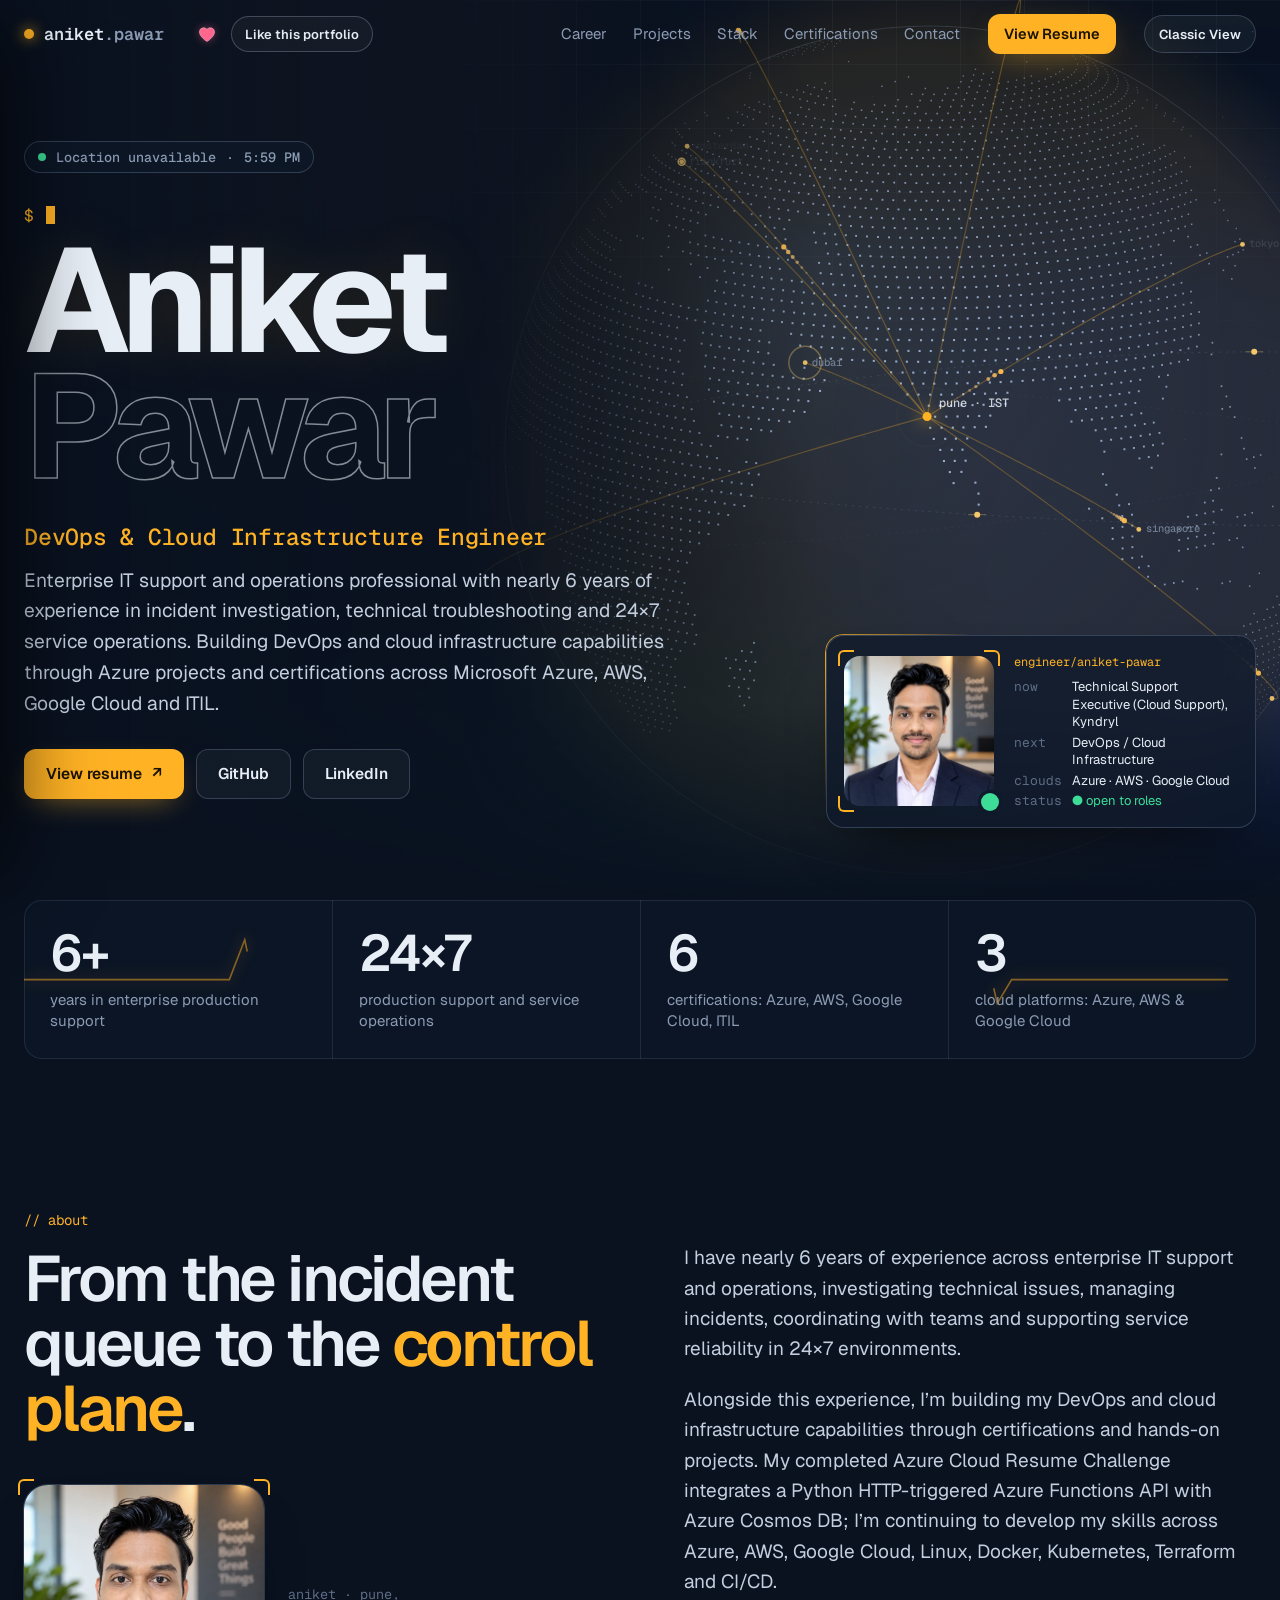
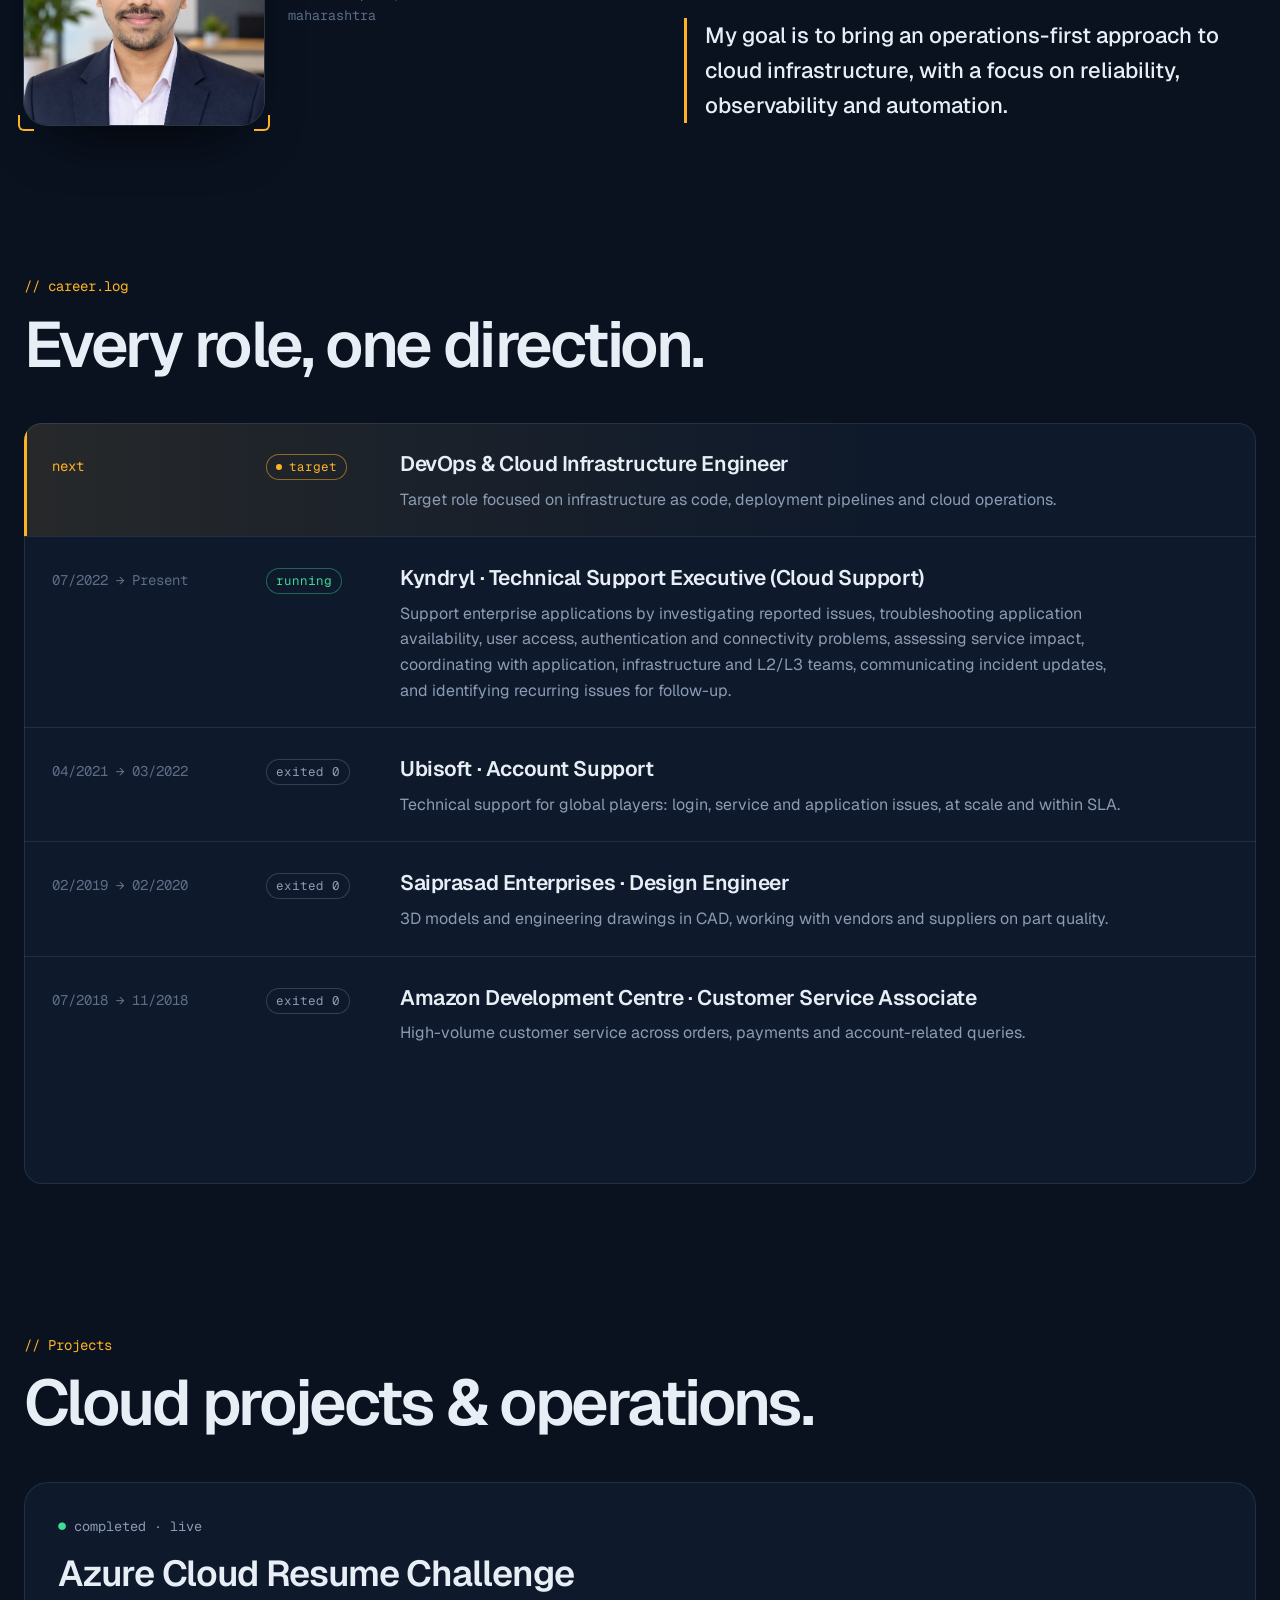
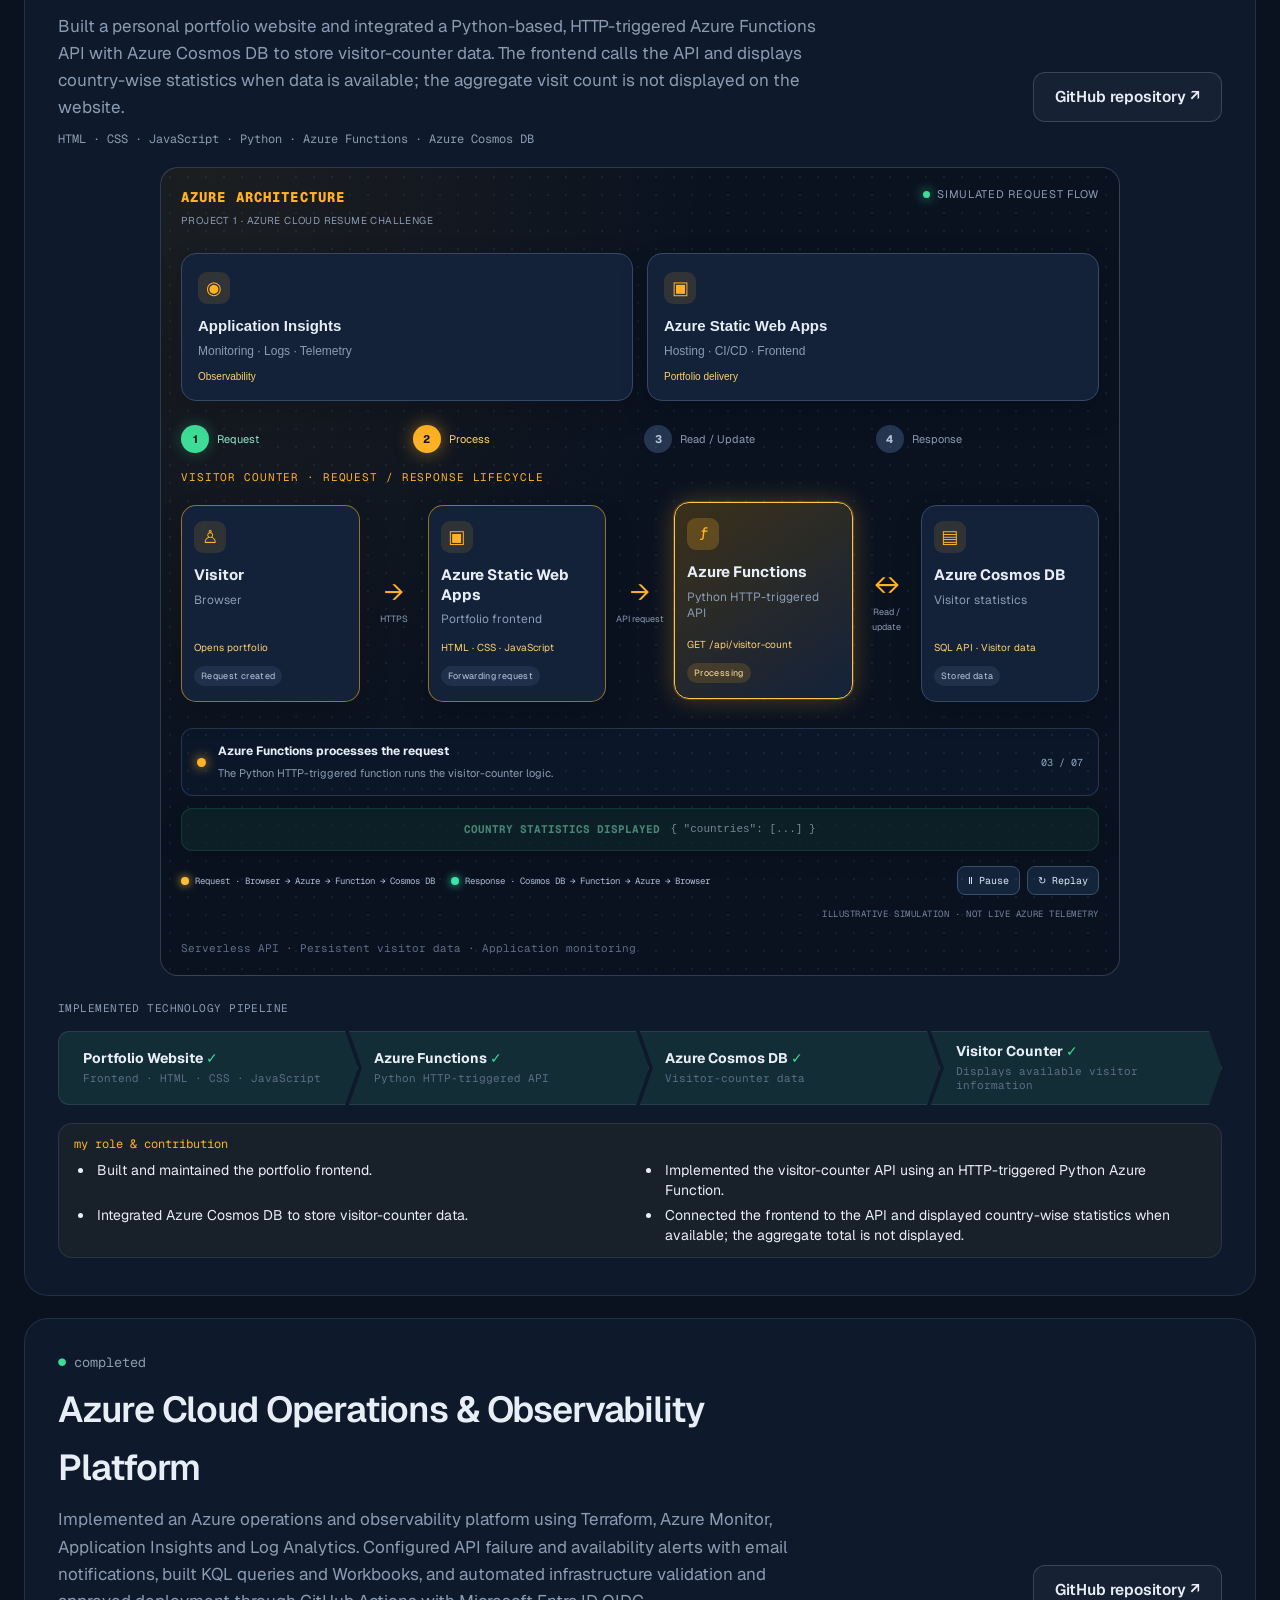
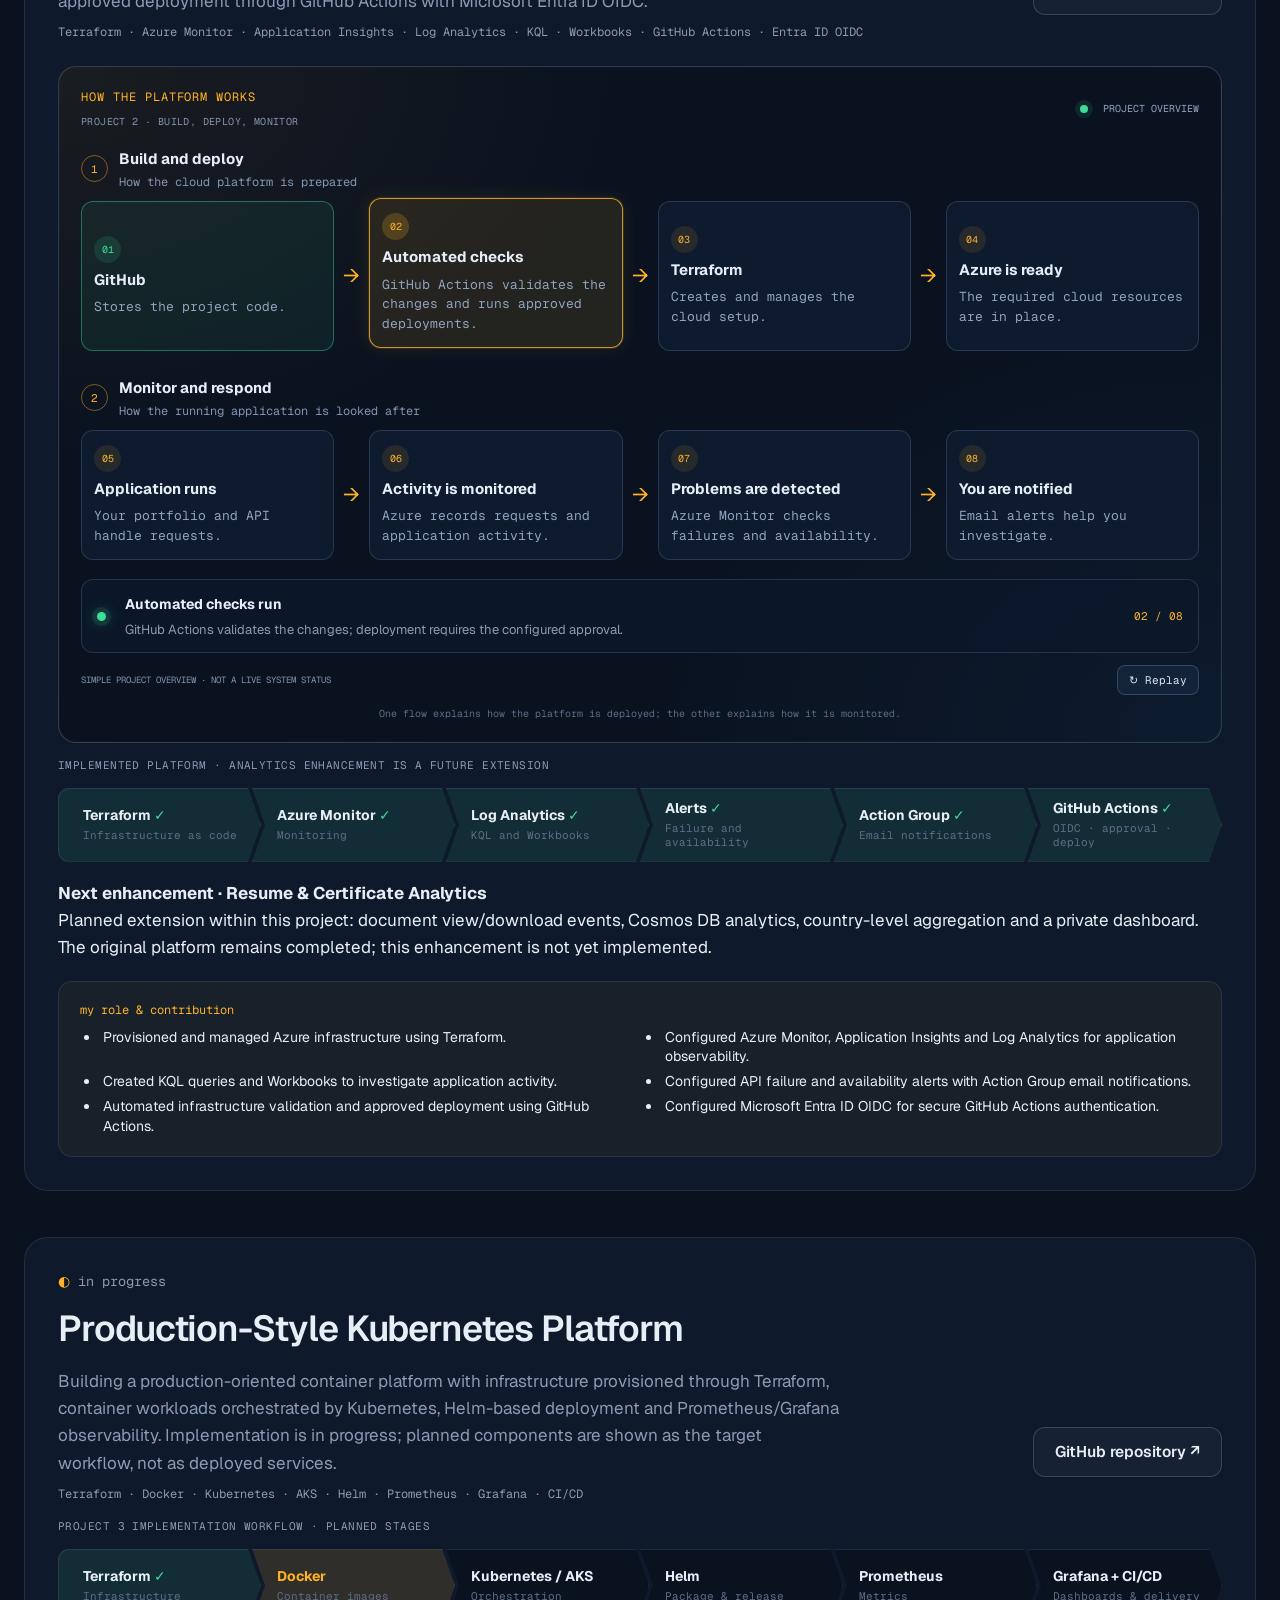
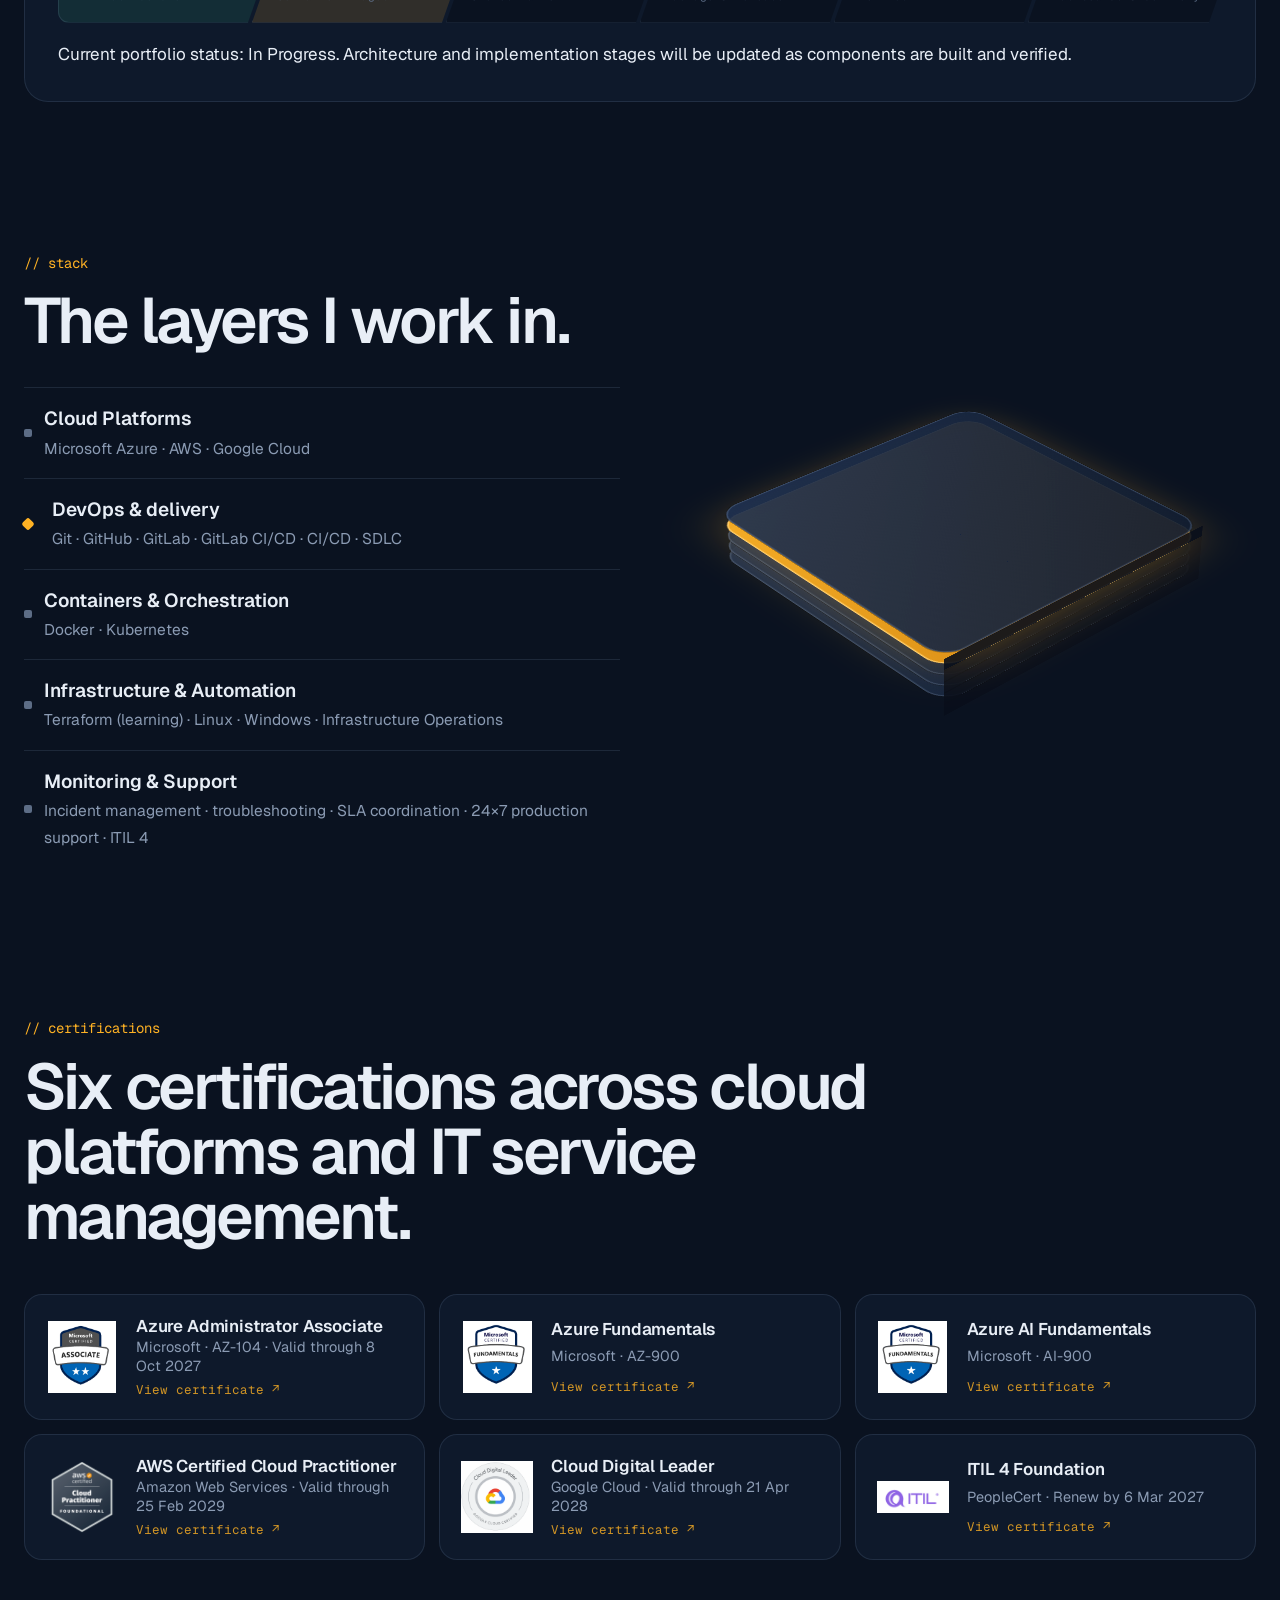
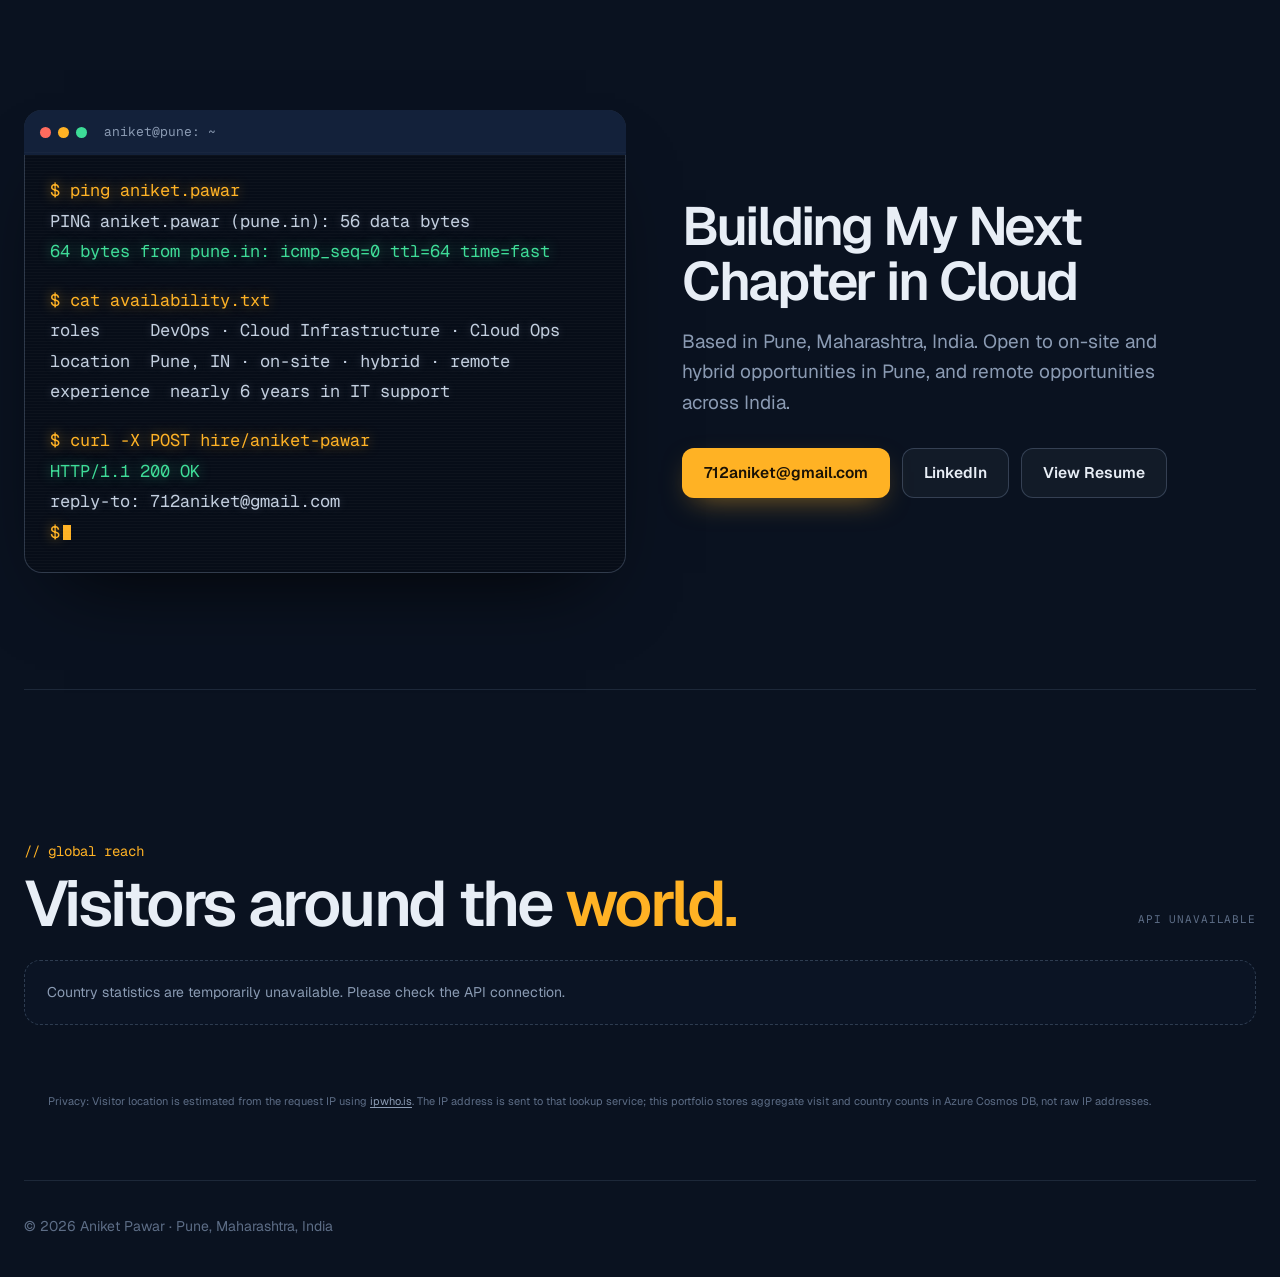
<file: frontend/index.html>
<!DOCTYPE html><html lang="en"><head>
<meta charset="utf-8">
<meta name="viewport" content="width=device-width, initial-scale=1">
  <script>
    /* Read the cross-page animation direction before the first paint. */
    (() => {
      try {
        const key = "aniket-portfolio-directional-transition";
        const raw = sessionStorage.getItem(key);
        if (!raw) return;
        const state = JSON.parse(raw);
        const expected = location.pathname.toLowerCase().endsWith("compact.html") ? "to-classic" : "to-explorer";
        if (state && state.direction === expected && Date.now() - state.time < 6000) {
          document.documentElement.dataset.transitionEntry = expected;
          const x = Number.isFinite(state.nx) ? state.nx * innerWidth : innerWidth / 2;
          const y = Number.isFinite(state.ny) ? state.ny * innerHeight : innerHeight / 2;
          document.documentElement.style.setProperty("--fx-x", `${Math.round(x)}px`);
          document.documentElement.style.setProperty("--fx-y", `${Math.round(y)}px`);
        }
        sessionStorage.removeItem(key);
      } catch (_) { /* Normal navigation remains available if storage is blocked. */ }
    })();
  </script>
<title>Aniket Pawar · DevOps &amp; Cloud Infrastructure Engineer</title>
<meta name="description" content="Aniket Pawar, Pune. Nearly six years of enterprise IT support and operations experience, DevOps and cloud infrastructure career focus, Azure projects, and certifications across Azure, AWS, Google Cloud and ITIL.">
<meta name="theme-color" content="#0a1220">
<meta property="og:title" content="Aniket Pawar · DevOps &amp; Cloud Infrastructure Engineer">
<meta property="og:description" content="Nearly six years in enterprise support. Building towards DevOps and cloud infrastructure.">
<meta property="og:image" content="assets/aniket-photo.webp">
<meta name="robots" content="index,follow">
<link rel="icon" href="data:image/svg+xml,%3Csvg xmlns='http://www.w3.org/2000/svg' viewBox='0 0 32 32'%3E%3Crect width='32' height='32' rx='8' fill='%230a1220'/%3E%3Ccircle cx='16' cy='16' r='6' fill='%23ffb224'/%3E%3C/svg%3E">
<link rel="preconnect" href="https://fonts.googleapis.com"><link rel="preconnect" href="https://fonts.gstatic.com" crossorigin="">
<link href="https://fonts.googleapis.com/css2?family=Geist:wght@300..800&amp;family=Geist+Mono:wght@400;500;600&amp;display=swap" rel="stylesheet">
<link rel="stylesheet" href="style.css">
<link rel="stylesheet" href="view-transition.css">
<script src="view-transition.js" defer></script>
  <link rel="stylesheet" href="resume-viewer.css">
</head>
<body>
<div class="portfolio-transition-scene" aria-hidden="true">
  <div class="fx-backdrop"></div>
  <div class="fx-core"></div>
  <div class="fx-ring fx-ring-a"></div>
  <div class="fx-ring fx-ring-b"></div>
  <div class="fx-sweep"></div>
  <div class="fx-particles"></div>
</div>

<div class="aurora" aria-hidden="true"><i></i><i></i><i></i></div>
<div class="spot" aria-hidden="true"></div>
<div class="progress" aria-hidden="true"><i id="prog"></i></div>
<a class="skip" href="#main">Skip to content</a>

<header class="nav" id="nav">
  <button class="burger" id="burger" type="button" aria-label="Open menu" aria-expanded="false" aria-controls="menu"><span></span><span></span><span></span></button>
  <a class="logo" href="#top" aria-label="Aniket Pawar, home"><span class="dot" aria-hidden="true"></span><span>aniket<span class="m">.pawar</span></span></a>
  <div class="portfolio-like-control portfolio-like-control--explorer"
         data-portfolio-like>
      <button class="portfolio-like-button" type="button"
              data-like-button aria-pressed="false">
        <span class="portfolio-like-orb" aria-hidden="true">
          <svg viewBox="0 0 32 32">
            <path d="M16 27s-11-6.8-11-14.1A6.2 6.2 0 0 1 16 9.1a6.2 6.2 0 0 1 11 3.8C27 20.2 16 27 16 27Z"/>
          </svg>
        </span>
        <span class="portfolio-like-pill">Like this portfolio</span>
      </button>
    </div>
  <nav aria-label="Main">
    <a href="#log">Career</a><a href="#work">Projects</a><a href="#stack">Stack</a><a href="#certs">Certifications</a><a href="#contact">Contact</a>
  </nav>
  <a class="btn sm" href="resume/Aniket_Pawar_Resume.pdf" data-analytics-item="resume">View Resume</a>
  <a class="navcv" href="resume/Aniket_Pawar_Resume.pdf" data-analytics-item="resume" aria-label="View resume"><span aria-hidden="true">↓</span>CV</a>
  <a class="compact-view-switch" href="compact.html" aria-label="Switch to Classic View" title="Prefer a cleaner, focused layout? Switch to Classic View">Classic View</a>
</header>

<div class="dw" id="dw" aria-hidden="true">
  <div class="dw-bg" data-close=""></div>
  <div class="dw-panel" id="menu" role="dialog" aria-modal="true" aria-label="Menu" inert="">
    <div class="dw-glow" aria-hidden="true"></div>
    <div class="dw-top">
      <a class="logo" href="#top" data-close=""><span class="dot" aria-hidden="true"></span><span>aniket<span class="m">.pawar</span></span></a>
      <button class="dw-x" type="button" data-close="" aria-label="Close menu"><span aria-hidden="true">✕</span></button>
    </div>
    <svg class="dw-beat" viewBox="0 0 400 24" preserveAspectRatio="none" aria-hidden="true"><path d="M0 12 H150 L160 12 L167 4 L175 21 L183 2 L191 18 L197 12 H400"></path></svg>
    <div class="dw-body">
      <div class="dw-tiles dw-in" style="--i:0">
        <a class="tile ph" href="resume/Aniket_Pawar_Resume.pdf" data-analytics-item="resume" data-close="">
          <img src="assets/aniket-photo.webp" alt="" width="261" height="261">
          <span class="ic" aria-hidden="true">↓</span><span class="tt"><b>View resume</b><span>PDF · 1 page</span></span>
        </a>
        <a class="tile arch-t" href="#work" data-close="">
          <span class="mini" aria-hidden="true"><i></i><i></i><i></i><i></i><em></em></span>
          <span class="ic" aria-hidden="true">▶</span><span class="tt"><b>See the Azure build</b><span>Live architecture</span></span>
        </a>
      </div>
      <nav class="dw-in" style="--i:1" aria-label="Site menu">
        <p class="dw-h mono">// sections</p>
        <ul class="dw-list">
          <li><a href="#log" data-close=""><i aria-hidden="true">≡</i><span><b>Career</b><span>Kyndryl · Ubisoft · Amazon</span></span><em>›</em></a></li>
          <li><a href="#work" data-close=""><i aria-hidden="true">ƒ</i><span><b>Work</b><span>Azure Resume Challenge + more</span></span><em>›</em></a></li>
          <li><a href="#stack" data-close=""><i aria-hidden="true">▦</i><span><b>Stack</b><span>Azure · Terraform · Kubernetes</span></span><em>›</em></a></li>
          <li><a href="#certs" data-close=""><i aria-hidden="true">✓</i><span><b>Certifications</b><span>AZ-104 · AWS · GCP · ITIL</span></span><em>›</em></a></li>
          <li><a href="#contact" data-close=""><i aria-hidden="true">$</i><span><b>Contact</b><span>Open to DevOps roles</span></span><em>›</em></a></li>
        </ul>
        <ul class="dw-grid">
          <li><a href="https://github.com/712Aniket" target="_blank" rel="noopener"><i aria-hidden="true">⌥</i>GitHub</a></li>
          <li><a href="https://www.linkedin.com/in/aniketprakash" target="_blank" rel="noopener"><i aria-hidden="true">in</i>LinkedIn</a></li>
          <li><a href="mailto:712aniket@gmail.com"><i aria-hidden="true">@</i>Email</a></li>
        </ul>
      </nav>
      <div class="dw-foot dw-in" style="--i:2">
<p class="dw-status mono">
  <span class="pulse"></span>
  <span class="dw-location">Location unavailable</span> ·
  <span class="dw-clock">Local time</span>
</p>
        <a class="btn" href="mailto:712aniket@gmail.com">Email Aniket</a>
      </div>
    </div>
  </div>
</div>

<main id="main">
<!-- HERO -->
<section class="hero" id="top">
  <canvas id="globe" aria-hidden="true"></canvas>
  <div class="hero-in wrap">
<p class="status">
  <span class="pulse"></span>
  <span id="visitor-location">Location unavailable</span> ·
  <span id="clock">Local time</span>
</p>
    <p class="cmd mono" aria-hidden="true"><span class="pr">$</span> <span id="typed"></span><span class="caret"></span></p>
    <h1 class="name" aria-label="Aniket Pawar"><span class="l1" data-scr="" aria-hidden="true">Aniket</span><span class="l2" data-scr="" aria-hidden="true">Pawar</span></h1>
    <p class="role">DevOps &amp; Cloud Infrastructure Engineer</p>
    <p class="pitch">Enterprise IT support and operations professional with nearly 6 years of experience in incident investigation, technical troubleshooting and 24×7 service operations. Building DevOps and cloud infrastructure capabilities through Azure projects and certifications across Microsoft Azure, AWS, Google Cloud and ITIL.</p>
    <div class="ctas">
      <a class="btn" href="resume/Aniket_Pawar_Resume.pdf" data-analytics-item="resume">View resume <span aria-hidden="true">↗</span></a>
      <a class="btn ghost" href="https://github.com/712Aniket" target="_blank" rel="noopener">GitHub</a>
      <a class="btn ghost" href="https://www.linkedin.com/in/aniketprakash" target="_blank" rel="noopener">LinkedIn</a>
    </div>
  </div>
  <div class="portfolio-like-toast portfolio-like-toast--explorer"
       data-like-toast role="status" aria-live="polite" hidden>
    <span class="portfolio-like-toast-heart" aria-hidden="true">♥</span>
    <span><strong>Thank You! ❤️</strong>
      <small>Your appreciation means a lot.</small></span>
    <button type="button" data-like-toast-close aria-label="Dismiss">×</button>
  </div>

  <aside class="idcard" aria-label="Profile">
    <div class="ph frame"><img src="assets/aniket-photo.webp" width="261" height="261" alt="Aniket Pawar"><b class="c tl"></b><b class="c tr"></b><b class="c bl"></b><b class="c br"></b><span class="scan"></span><span class="ring"></span></div>
    <div class="idt">
      <p class="mono k">engineer/aniket-pawar</p>
      <dl>
        <div><dt>now</dt><dd>Technical Support Executive (Cloud Support), Kyndryl</dd></div>
        <div><dt>next</dt><dd>DevOps / Cloud Infrastructure</dd></div>
        <div><dt>clouds</dt><dd>Azure · AWS · Google Cloud</dd></div>
        <div><dt>status</dt><dd class="ok">● open to roles</dd></div>
      </dl>
    </div>
  </aside>
</section>

<!-- METRICS -->
<section class="metrics wrap" aria-label="At a glance">
  <svg class="beat" viewBox="0 0 1200 120" preserveAspectRatio="none" aria-hidden="true"><path d="M0 60 H180 L200 60 L215 30 L232 92 L250 18 L268 78 L282 60 H520 L540 60 L555 34 L572 88 L590 22 L608 74 L622 60 H860 L880 60 L895 30 L912 92 L930 18 L948 78 L962 60 H1200"></path></svg>
  <div class="mt"><b data-count="6" data-suffix="+">Nearly 6</b><span>years in enterprise production support</span></div>
  <div class="mt"><b>24×7</b><span>production support and service operations</span></div>
  <div class="mt"><b data-count="6">6</b><span>certifications: Azure, AWS, Google Cloud, ITIL</span></div>
  <div class="mt"><b>3</b><span>cloud platforms: Azure, AWS &amp; Google Cloud</span></div>
</section>

<!-- ABOUT -->
<section class="about wrap" id="about">
  <div class="about-l">
    <p class="eyebrow mono">// about</p>
    <h2>From the incident queue to the <em>control plane</em>.</h2>
    <figure class="portrait"><div class="frame"><img src="assets/aniket-photo.webp" width="261" height="261" alt="Aniket Pawar, smiling, outdoors in Pune" loading="lazy"><b class="c tl"></b><b class="c tr"></b><b class="c bl"></b><b class="c br"></b><span class="scan"></span></div><figcaption class="mono">aniket · pune, maharashtra</figcaption></figure>
  </div>
 <div class="about-r">
    <p>I have nearly 6 years of experience across enterprise IT support and operations, investigating technical issues, managing incidents, coordinating with teams and supporting service reliability in 24×7 environments.</p>

    <p>Alongside this experience, I’m building my DevOps and cloud infrastructure capabilities through certifications and hands-on projects. My completed Azure Cloud Resume Challenge integrates a Python HTTP-triggered Azure Functions API with Azure Cosmos DB; I’m continuing to develop my skills across Azure, AWS, Google Cloud, Linux, Docker, Kubernetes, Terraform and CI/CD.</p>

    <p class="hl">My goal is to bring an operations-first approach to cloud infrastructure, with a focus on reliability, observability and automation.</p>
</div>
</section>

<!-- CAREER LOG -->
<section class="log wrap" id="log">
  <p class="eyebrow mono">// career.log</p>
  <h2>Every role, one direction.</h2>
  <ol class="entries">
    <li class="e next"><span class="ts mono">next</span><span class="tag mono run">target</span><div><h3>DevOps &amp; Cloud Infrastructure Engineer</h3><p>Target role focused on infrastructure as code, deployment pipelines and cloud operations.</p></div></li>
    <li class="e"><span class="ts mono">07/2022 → Present</span><span class="tag mono ok">running</span><div><h3>Kyndryl · Technical Support Executive (Cloud Support)</h3><p>Support enterprise applications by investigating reported issues, troubleshooting application availability, user access, authentication and connectivity problems, assessing service impact, coordinating with application, infrastructure and L2/L3 teams, communicating incident updates, and identifying recurring issues for follow-up.</p></div></li>
    <li class="e"><span class="ts mono">04/2021 → 03/2022</span><span class="tag mono">exited 0</span><div><h3>Ubisoft · Account Support</h3><p>Technical support for global players: login, service and application issues, at scale and within SLA.</p></div></li>
    <li class="e"><span class="ts mono">02/2019 → 02/2020</span><span class="tag mono">exited 0</span><div><h3>Saiprasad Enterprises · Design Engineer</h3><p>3D models and engineering drawings in CAD, working with vendors and suppliers on part quality.</p></div></li>
    <li class="e"><span class="ts mono">07/2018 → 11/2018</span><span class="tag mono">exited 0</span><div><h3>Amazon Development Centre · Customer Service Associate</h3><p>High-volume customer service across orders, payments and account-related queries.</p></div></li>
    <li class="e"><span class="ts mono">2018</span><span class="tag mono">init</span><div><h3>Bachelor of Engineering · Zeal College of Engineering and Research, Pune</h3><p>Where the systems thinking started.</p></div></li>
  </ol>
</section>

<!-- WORK -->
<section class="work wrap" id="work">
  <p class="eyebrow mono">// Projects</p>
  <h2>Cloud projects &amp; operations.</h2>

  <article class="proj project-one">
    <div class="proj-h">
      <div>
        <p class="pstat mono"><span class="ok">●</span> completed · live</p>
        <h3>Azure Cloud Resume Challenge</h3>
        <p>Built a personal portfolio website and integrated a Python-based, HTTP-triggered Azure Functions API with Azure Cosmos DB to store visitor-counter data. The frontend calls the API and displays country-wise statistics when data is available; the aggregate visit count is not displayed on the website.</p>
      </div>
      <div class="plinks">
        <a class="btn ghost" href="https://github.com/712Aniket/azure-cloud-resume-challenge" target="_blank" rel="noopener">GitHub repository ↗</a>
      </div>
    </div>
    <p class="project-techline">HTML · CSS · JavaScript · Python · Azure Functions · Azure Cosmos DB</p>
    <figure class="arch-live arch-responsive arch-showcase" aria-label="Interactive animated Azure architecture walkthrough">
      <div class="arch-live-head">
        <div><span class="mono arch-title">AZURE ARCHITECTURE</span><small class="arch-subtitle">PROJECT 1 · AZURE CLOUD RESUME CHALLENGE</small></div>
        <span class="arch-live-status"><i></i><span id="arch-mode-label">SIMULATED REQUEST FLOW</span></span>
      </div>

      <div class="arch-support-grid">
        <button class="arch-node arch-monitor arch-support-card" type="button" data-arch-info="Application Insights provides monitoring, logs and telemetry for the application. This illustration shows its role; it is not live telemetry.">
          <span class="arch-icon">◉</span><b>Application Insights</b><small>Monitoring · Logs · Telemetry</small><em>Observability</em>
        </button>
        <button class="arch-node arch-delivery arch-support-card" type="button" data-arch-info="Azure Static Web Apps hosts and delivers the portfolio frontend. The deployment card is contextual and is not a live deployment status check.">
          <span class="arch-icon">▣</span><b>Azure Static Web Apps</b><small>Hosting · CI/CD · Frontend</small><em>Portfolio delivery</em>
        </button>
      </div>

      <div class="arch-stagebar" aria-label="Animation stages">
        <div class="arch-stage is-active" data-stage="0"><b>1</b><span>Request</span></div>
        <div class="arch-stage" data-stage="1"><b>2</b><span>Process</span></div>
        <div class="arch-stage" data-stage="2"><b>3</b><span>Read / Update</span></div>
        <div class="arch-stage" data-stage="3"><b>4</b><span>Response</span></div>
      </div>

      <div class="arch-section-label mono">VISITOR COUNTER · REQUEST / RESPONSE LIFECYCLE</div>
      <div class="arch-flow arch-flow-responsive arch-interactive-flow">
        <svg class="arch-route-svg" aria-hidden="true"></svg>
        <div class="arch-node node-browser arch-service" tabindex="0" role="button" data-arch-step="0" data-arch-info="A visitor opens the portfolio in a browser. This starts the illustrated request lifecycle.">
          <span class="arch-icon">♙</span><b>Visitor</b><small>Browser</small><em>Opens portfolio</em><span class="arch-node-state">Waiting</span>
        </div>
        <div class="arch-connector"><span>→</span><small>HTTPS</small></div>
        <div class="arch-node node-front arch-service" tabindex="0" role="button" data-arch-step="1" data-arch-info="The portfolio frontend sends an HTTPS request to the visitor-counter API hosted by Azure Functions.">
          <span class="arch-icon">▣</span><b>Azure Static Web Apps</b><small>Portfolio frontend</small><em>HTML · CSS · JavaScript</em><span class="arch-node-state">Ready</span>
        </div>
        <div class="arch-connector"><span>→</span><small>API request</small></div>
        <div class="arch-node node-function arch-service" tabindex="0" role="button" data-arch-step="2" data-arch-info="The Python HTTP-triggered Azure Function receives the request and runs the visitor-counter application logic.">
          <span class="arch-icon">ƒ</span><b>Azure Functions</b><small>Python HTTP-triggered API</small><em>GET /api/visitor-count</em><span class="arch-node-state">Idle</span>
        </div>
        <div class="arch-connector"><span>↔</span><small>Read / update</small></div>
        <div class="arch-node node-cosmos arch-service" tabindex="0" role="button" data-arch-step="3" data-arch-info="Cosmos DB stores visitor-counter data. The read/write animation is illustrative and does not execute a database operation.">
          <span class="arch-icon">▤</span><b>Azure Cosmos DB</b><small>Visitor statistics</small><em>SQL API · Visitor data</em><span class="arch-node-state">Stored data</span>
        </div>
      </div>

      <div class="arch-live-detail" aria-live="polite"><span class="arch-detail-pulse"></span><div><b id="arch-detail-title">Visitor opens the portfolio</b><p id="arch-detail-text">The request journey is ready to begin.</p></div><span class="arch-detail-count" id="arch-detail-count">01 / 08</span></div>
      <div class="arch-response arch-response-responsive mono" id="arch-json-panel"><span class="arch-json-label">COUNTRY STATISTICS DISPLAYED</span><code>{ "countries": [...] }</code></div>
      <div class="arch-showcase-footer"><div class="arch-legend mono"><span><i class="legend-request"></i> Request · Browser → Azure → Function → Cosmos DB</span><span><i class="legend-response"></i> Response · Cosmos DB → Function → Azure → Browser</span></div><div class="arch-controls"><button type="button" id="arch-play-toggle" aria-pressed="false">Ⅱ Pause</button><button type="button" id="arch-replay">↻ Replay</button></div></div>
      <p class="arch-disclaimer mono">ILLUSTRATIVE SIMULATION · NOT LIVE AZURE TELEMETRY</p>
      <figcaption class="mono">Serverless API · Persistent visitor data · Application monitoring</figcaption>
    </figure>

    <p class="mono project-diagram-note">IMPLEMENTED TECHNOLOGY PIPELINE</p>
    <div class="pipe project-pipeline project-one-pipeline" aria-label="Implemented Project 1 visitor counter architecture">
      <div class="st done"><b>Portfolio Website</b><span>Frontend · HTML · CSS · JavaScript</span></div>
      <div class="st done"><b>Azure Functions</b><span>Python HTTP-triggered API</span></div>
      <div class="st done"><b>Azure Cosmos DB</b><span>Visitor-counter data</span></div>
      <div class="st done"><b>Visitor Counter</b><span>Displays available visitor information</span></div>
    </div>

    <div class="contribution project-one-contribution">
      <p class="mono k">my role &amp; contribution</p>
      <ul>
        <li>Built and maintained the portfolio frontend.</li>
        <li>Implemented the visitor-counter API using an HTTP-triggered Python Azure Function.</li>
        <li>Integrated Azure Cosmos DB to store visitor-counter data.</li>
        <li>Connected the frontend to the API and displayed country-wise statistics when available; the aggregate total is not displayed.</li>
      </ul>
    </div>
  </article>

  <article class="proj two project-complete">
    <div class="proj-h">
      <div>
        <p class="pstat mono"><span class="ok">●</span> completed</p>
        <h3>Azure Cloud Operations &amp; Observability Platform</h3>
        <p>Implemented an Azure operations and observability platform using Terraform, Azure Monitor, Application Insights and Log Analytics. Configured API failure and availability alerts with email notifications, built KQL queries and Workbooks, and automated infrastructure validation and approved deployment through GitHub Actions with Microsoft Entra ID OIDC.</p>
      </div>
      <div class="plinks"><a class="btn ghost" href="https://github.com/712Aniket/azure-cloud-operations-observability" target="_blank" rel="noopener">GitHub repository ↗</a></div>
    </div>
    <p class="project-techline">Terraform · Azure Monitor · Application Insights · Log Analytics · KQL · Workbooks · GitHub Actions · Entra ID OIDC</p>
    <figure class="p2-architecture p2-story-flow" id="p2-architecture" aria-label="Simple animated overview of how the platform is deployed and monitored">
      <div class="p2-arch-head"><div><span class="mono p2-arch-kicker">HOW THE PLATFORM WORKS</span><small>PROJECT 2 · BUILD, DEPLOY, MONITOR</small></div><span class="p2-arch-live"><i></i> PROJECT OVERVIEW</span></div>
      <div class="story-lane-title"><span>1</span><div><b>Build and deploy</b><small>How the cloud platform is prepared</small></div></div>
      <div class="story-flow-track p2-story-track" aria-label="GitHub, automated checks and deployment, Terraform, Azure resources">
        <div class="story-step p2-story-node" data-p2-step="0"><span class="story-step-icon">01</span><b>GitHub</b><small>Stores the project code.</small></div><span class="story-arrow">→</span>
        <div class="story-step p2-story-node" data-p2-step="1"><span class="story-step-icon">02</span><b>Automated checks</b><small>GitHub Actions validates the changes and runs approved deployments.</small></div><span class="story-arrow">→</span>
        <div class="story-step p2-story-node" data-p2-step="2"><span class="story-step-icon">03</span><b>Terraform</b><small>Creates and manages the cloud setup.</small></div><span class="story-arrow">→</span>
        <div class="story-step p2-story-node" data-p2-step="3"><span class="story-step-icon">04</span><b>Azure is ready</b><small>The required cloud resources are in place.</small></div>
      </div>
      <div class="story-lane-title p2-monitor-title"><span>2</span><div><b>Monitor and respond</b><small>How the running application is looked after</small></div></div>
      <div class="story-flow-track p2-story-track" aria-label="Application activity, monitoring, problem detection, email notification and investigation">
        <div class="story-step p2-story-node" data-p2-step="4"><span class="story-step-icon">05</span><b>Application runs</b><small>Your portfolio and API handle requests.</small></div><span class="story-arrow">→</span>
        <div class="story-step p2-story-node" data-p2-step="5"><span class="story-step-icon">06</span><b>Activity is monitored</b><small>Azure records requests and application activity.</small></div><span class="story-arrow">→</span>
        <div class="story-step p2-story-node" data-p2-step="6"><span class="story-step-icon">07</span><b>Problems are detected</b><small>Azure Monitor checks failures and availability.</small></div><span class="story-arrow">→</span>
        <div class="story-step p2-story-node" data-p2-step="7"><span class="story-step-icon">08</span><b>You are notified</b><small>Email alerts help you investigate.</small></div>
      </div>
      <div class="p2-arch-status story-flow-caption" aria-live="polite"><span class="p2-arch-pulse"></span><div><b id="p2-arch-step-title">The project code is stored in GitHub</b><p id="p2-arch-step-copy">The journey begins with the code and configuration for the platform.</p></div><span class="p2-arch-counter" id="p2-arch-counter">01 / 08</span></div>
      <div class="p2-arch-footer"><span class="mono">SIMPLE PROJECT OVERVIEW · NOT A LIVE SYSTEM STATUS</span><button type="button" id="p2-arch-replay">↻ Replay</button></div>
      <figcaption>One flow explains how the platform is deployed; the other explains how it is monitored.</figcaption>
    </figure>
    <p class="mono project-diagram-note">IMPLEMENTED PLATFORM · ANALYTICS ENHANCEMENT IS A FUTURE EXTENSION</p>
    <div class="pipe project-pipeline" aria-label="Project 2 completed workflow">
      <div class="st done"><b>Terraform</b><span>Infrastructure as code</span></div>
      <div class="st done"><b>Azure Monitor</b><span>Monitoring</span></div>
      <div class="st done"><b>Log Analytics</b><span>KQL and Workbooks</span></div>
      <div class="st done"><b>Alerts</b><span>Failure and availability</span></div>
      <div class="st done"><b>Action Group</b><span>Email notifications</span></div>
      <div class="st done"><b>GitHub Actions</b><span>OIDC · approval · deploy</span></div>
    </div>
    <div class="project-extension-note"><span class="extension-pulse" aria-hidden="true"></span><div><b>Next enhancement · Resume &amp; Certificate Analytics</b><p>Planned extension within this project: document view/download events, Cosmos DB analytics, country-level aggregation and a private dashboard. The original platform remains completed; this enhancement is not yet implemented.</p></div></div>

    <div class="contribution project-two-contribution">
      <p class="mono k">my role &amp; contribution</p>
      <ul>
        <li>Provisioned and managed Azure infrastructure using Terraform.</li>
        <li>Configured Azure Monitor, Application Insights and Log Analytics for application observability.</li>
        <li>Created KQL queries and Workbooks to investigate application activity.</li>
        <li>Configured API failure and availability alerts with Action Group email notifications.</li>
        <li>Automated infrastructure validation and approved deployment using GitHub Actions.</li>
        <li>Configured Microsoft Entra ID OIDC for secure GitHub Actions authentication.</li>
      </ul>
    </div>
</article>

  <article class="proj three project-progress">
    <div class="proj-h"><div><p class="pstat mono"><span class="amber">◐</span> in progress</p><h3>Production-Style Kubernetes Platform</h3><p>Building a production-oriented container platform with infrastructure provisioned through Terraform, container workloads orchestrated by Kubernetes, Helm-based deployment and Prometheus/Grafana observability. Implementation is in progress; planned components are shown as the target workflow, not as deployed services.</p></div>
      <div class="plinks">
        <a class="btn ghost" href="https://github.com/712Aniket/production-style-kubernetes-platform" target="_blank" rel="noopener noreferrer">GitHub repository ↗</a>
      </div>
    </div>
    <p class="project-techline">Terraform · Docker · Kubernetes · AKS · Helm · Prometheus · Grafana · CI/CD</p>
    <p class="mono project-diagram-note">PROJECT 3 IMPLEMENTATION WORKFLOW · PLANNED STAGES</p>
    <div class="pipe project-pipeline project-three-pipeline" aria-label="Project 3 implementation stages">
      <div class="st done"><b>Terraform</b><span>Infrastructure</span></div>
      <div class="st cur"><b>Docker</b><span>Container images</span></div>
      <div class="st"><b>Kubernetes / AKS</b><span>Orchestration</span></div>
      <div class="st"><b>Helm</b><span>Package &amp; release</span></div>
      <div class="st"><b>Prometheus</b><span>Metrics</span></div>
      <div class="st"><b>Grafana + CI/CD</b><span>Dashboards &amp; delivery</span></div>
    </div>

    <p class="project-note">Current portfolio status: In Progress. Architecture and implementation stages will be updated as components are built and verified.</p>

  </article>

</section>

<!-- STACK -->
<section class="stack wrap" id="stack">
  <div class="stack-l">
    <p class="eyebrow mono">// stack</p>
    <h2>The layers I work in.</h2>
    <ul class="layers" id="layers">
      <li data-l="4"><b>Cloud Platforms</b><span>Microsoft Azure · AWS · Google Cloud</span></li>
      <li data-l="3"><b>DevOps &amp; delivery</b><span>Git · GitHub · GitLab · GitLab CI/CD · CI/CD · SDLC</span></li>
      <li data-l="2"><b>Containers &amp; Orchestration</b><span>Docker · Kubernetes</span></li>
      <li data-l="1"><b>Infrastructure &amp; Automation</b><span>Terraform (learning) · Linux · Windows · Infrastructure Operations</span></li>
      <li data-l="0"><b>Monitoring &amp; Support</b><span>Incident management · troubleshooting · SLA coordination · 24×7 production support · ITIL 4</span></li>
    </ul>
  </div>
  <div class="iso" id="iso" aria-hidden="true">
    <div class="plates">
      <span class="beam"></span><span class="pk"></span>
      <div class="plate" data-l="0"><span>operations</span></div>
      <div class="plate" data-l="1"><span>linux · windows</span></div>
      <div class="plate" data-l="2"><span>docker · k8s</span></div>
      <div class="plate" data-l="3"><span>terraform · ci/cd</span></div>
      <div class="plate" data-l="4"><span>azure · aws · gcp</span></div>
    </div>
  </div>
</section>

<!-- CERTS -->
<section class="certs wrap" id="certs">
  <p class="eyebrow mono">// certifications</p>
  <h2>Six certifications across cloud platforms and IT service management.</h2>
  <div class="cgrid">
    <button class="cert" data-c="AZ-104" type="button"><img src="assets/badges/az-104.png" alt="" loading="lazy"><b>Azure Administrator Associate</b><span>Microsoft · AZ-104 · Valid through 8 Oct 2027</span><i aria-hidden="true">View certificate ↗</i></button>
    <button class="cert" data-c="AZ-900" type="button"><img src="assets/badges/az-900.png" alt="" loading="lazy"><b>Azure Fundamentals</b><span>Microsoft · AZ-900</span><i aria-hidden="true">View certificate ↗</i></button>
    <button class="cert" data-c="AI-900" type="button"><img src="assets/badges/ai-900.png" alt="" loading="lazy"><b>Azure AI Fundamentals</b><span>Microsoft · AI-900</span><i aria-hidden="true">View certificate ↗</i></button>
    <button class="cert" data-c="AWS-CCP" type="button"><img src="assets/badges/aws-cloud-practitioner.png" alt="" loading="lazy"><b>AWS Certified Cloud Practitioner</b><span>Amazon Web Services · Valid through 25 Feb 2029</span><i aria-hidden="true">View certificate ↗</i></button>
    <button class="cert" data-c="Google-Cloud-Digital-Leader" type="button"><img src="assets/badges/google-cloud-digital-leader.png" alt="" loading="lazy"><b>Cloud Digital Leader</b><span>Google Cloud · Valid through 21 Apr 2028</span><i aria-hidden="true">View certificate ↗</i></button>
    <button class="cert" data-c="ITIL-4" type="button"><img src="assets/badges/itil-4-foundation.png" alt="" loading="lazy"><b>ITIL 4 Foundation</b><span>PeopleCert · Renew by 6 Mar 2027</span><i aria-hidden="true">View certificate ↗</i></button>
  </div>
</section>

<!-- CONTACT -->
<section class="contact wrap" id="contact">
  <div class="term" id="term">
    <div class="tbar"><i></i><i></i><i></i><span class="mono">aniket@pune: ~</span></div>
    <div class="tbody mono" id="tbody" aria-label="Terminal showing availability and contact details">
      <div class="p">$ ping aniket.pawar</div>
      <div>PING aniket.pawar (pune.in): 56 data bytes</div>
      <div class="g">64 bytes from pune.in: icmp_seq=0 ttl=64 time=fast</div>
      <div class="gap" aria-hidden="true"></div>
      <div class="p">$ cat availability.txt</div>
      <div>roles     DevOps · Cloud Infrastructure · Cloud Ops</div>
      <div>location  Pune, IN · on-site · hybrid · remote</div>
      <div>experience  nearly 6 years in IT support</div>
      <div class="gap" aria-hidden="true"></div>
      <div class="p">$ curl -X POST hire/aniket-pawar</div>
      <div class="g">HTTP/1.1 200 OK</div>
      <div>reply-to: 712aniket@gmail.com</div>
      <div class="p cur">$</div>
    </div>
  </div>
  <div class="contact-r">
    <h2>Building My Next Chapter in Cloud&nbsp;</h2>
    <p>Based in Pune, Maharashtra, India. Open to on-site and hybrid opportunities in Pune, and remote opportunities across India.</p>
    <div class="ctas">
      <a class="btn" href="mailto:712aniket@gmail.com">712aniket@gmail.com</a>
      <a class="btn ghost" href="https://www.linkedin.com/in/aniketprakash" target="_blank" rel="noopener">LinkedIn</a>
      <a class="btn ghost" href="resume/Aniket_Pawar_Resume.pdf" data-analytics-item="resume">View Resume</a>
    </div>
  </div>
</section>
</main>

<!-- COUNTRY-WISE VISITORS -->
<section class="country-stats wrap" aria-labelledby="country-title">
  <div class="country-head">
    <div><p class="eyebrow mono">// global reach</p><h2 id="country-title">Visitors around the <em>world.</em></h2></div>
    <p class="country-note mono" id="country-status" aria-live="polite">Country statistics appear when data is available.</p>
  </div>
  <div class="country-list" id="country-list" aria-live="polite"><p class="country-empty">Country statistics appear when data is available.</p></div>
</section>


<p class="privacy-note wrap">Privacy: Visitor location is estimated from the request IP using <a href="https://ipwho.is/" target="_blank" rel="noopener noreferrer">ipwho.is</a>. The IP address is sent to that lookup service; this portfolio stores aggregate visit and country counts in Azure Cosmos DB, not raw IP addresses.</p>
<footer class="foot wrap">
  <p>© 2026 Aniket Pawar · Pune, Maharashtra, India</p>
</footer>

<div class="modal" id="modal" hidden="">
    <div class="mbox" role="dialog" aria-modal="true" aria-label="Certificate viewer">
      <div class="document-toolbar">
        <a id="mdownload" class="certificate-download" href="#" download>Download Certificate</a>
        <button class="mclose" id="mclose" aria-label="Close certificate">✕</button>
      </div>
      <div class="document-image-stage"><img id="mimg" alt=""></div>
    </div>
  </div>

<script src="land.js"></script>
<script src="app.js"></script>


  <script src="resume-viewer.js" defer></script>
  <script src="engagement-analytics.js" defer></script>
  <script src="portfolio-like.js" defer></script>
</body></html>
</file>
<file: frontend/style.css>
:root {
  --bg: #0a1220; --bg2: #0e192b; --bg3: #13213a; --line: rgba(150, 175, 210, .14); --line2: rgba(150, 175, 210, .26);
  --ink: #e8eef6; --mute: #8b9bb3; --dim: #5d6d86; --amber: #ffb224; --amber2: #ffcf6e; --ok: #3ddc97;
  --sans: "Geist", system-ui, sans-serif; --mono: "Geist Mono", ui-monospace, monospace;
  --r: 18px;
}
* { box-sizing: border-box; }
html { scroll-behavior: smooth; scroll-padding-top: 80px; }
body { margin: 0; background: var(--bg); color: var(--ink); font: 400 17px/1.6 var(--sans); -webkit-font-smoothing: antialiased; overflow-x: hidden; }
body::before { content: ""; position: fixed; inset: 0; pointer-events: none; z-index: 0; opacity: .5;
  background-image: linear-gradient(var(--line) 1px, transparent 1px), linear-gradient(90deg, var(--line) 1px, transparent 1px); background-size: 64px 64px;
  mask-image: radial-gradient(120% 80% at 50% 0%, #000 20%, transparent 75%); }
img { max-width: 100%; display: block; }
a { color: inherit; }
h1, h2, h3 { margin: 0; font-weight: 600; letter-spacing: -.025em; }
p { margin: 0; }
.mono { font-family: var(--mono); }
.wrap { width: min(1240px, 100% - 48px); margin-inline: auto; position: relative; z-index: 1; }
.skip { position: absolute; left: -999px; } .skip:focus { left: 16px; top: 16px; z-index: 100; background: var(--amber); color: var(--bg); padding: 8px 14px; border-radius: 8px; }
:focus-visible { outline: 2px solid var(--amber); outline-offset: 3px; border-radius: 6px; }
.ok { color: var(--ok); } .amber { color: var(--amber); }

/* buttons */
.btn { display: inline-flex; align-items: center; gap: 10px; height: 50px; padding: 0 22px; border-radius: 12px; background: var(--amber); color: #1a1205; font-weight: 600; font-size: 15.5px; text-decoration: none; border: 0; cursor: pointer; font-family: var(--sans); white-space: nowrap; transition: transform .15s, background .2s, box-shadow .2s; box-shadow: 0 10px 30px -12px rgba(255, 178, 36, .6); }
.btn:hover { background: var(--amber2); transform: translateY(-1px); } .btn:active { transform: translateY(1px); }
.btn.ghost { background: rgba(232, 238, 246, .04); color: var(--ink); box-shadow: inset 0 0 0 1px var(--line2); }
.btn.ghost:hover { background: rgba(232, 238, 246, .09); }
.btn.sm { height: 40px; padding: 0 16px; font-size: 14.5px; }

/* nav */
.nav { position: fixed; inset: 0 0 auto; z-index: 50; height: 68px; display: flex; align-items: center; gap: 28px; padding: 0 max(24px, (100vw - 1240px) / 2); transition: background .3s, box-shadow .3s; }
.nav.solid { background: rgba(10, 18, 32, .82); backdrop-filter: blur(14px); box-shadow: 0 1px 0 var(--line); }
.logo { font: 600 17px var(--mono); text-decoration: none; display: flex; align-items: center; gap: 10px; }
.logo .m { color: var(--mute); } .logo .dot { width: 10px; height: 10px; border-radius: 50%; background: var(--amber); box-shadow: 0 0 14px var(--amber); }
.nav nav { display: flex; gap: 26px; margin-left: auto; } .nav nav a { text-decoration: none; color: var(--mute); font-size: 15px; transition: color .2s; } .nav nav a:hover { color: var(--ink); }
.burger { display: none; flex: none; width: 46px; height: 46px; border: 0; border-radius: 50%; background: transparent; box-shadow: inset 0 0 0 1px var(--line2); cursor: pointer; flex-direction: column; align-items: center; justify-content: center; gap: 5px; transition: box-shadow .2s, background .2s; }
.burger:hover { background: rgba(232, 238, 246, .05); box-shadow: inset 0 0 0 1px rgba(232, 238, 246, .4); }
.burger span { display: block; height: 2px; width: 20px; border-radius: 2px; background: var(--ink); }
.burger span:nth-child(2) { width: 14px; background: var(--amber); align-self: center; transform: translateX(-3px); }
.navcv { display: none; align-items: center; gap: 4px; height: 46px; padding: 0 14px; border-radius: 99px; background: var(--amber); color: #1a1205; font: 600 14px var(--mono); text-decoration: none; }
/* left drawer (Light Elves pattern) */
.dw { position: fixed; inset: 0; z-index: 80; pointer-events: none; }
.dw.open { pointer-events: auto; }
.dw-bg { position: absolute; inset: 0; background: rgba(4, 8, 16, .66); backdrop-filter: blur(6px); opacity: 0; transition: opacity .3s; }
.dw.open .dw-bg { opacity: 1; }
.dw-panel { position: absolute; inset: 0 auto 0 0; width: 90%; max-width: 26rem; display: flex; flex-direction: column; overflow-y: auto; overscroll-behavior: contain; background: var(--bg); box-shadow: 30px 0 80px -20px rgba(0, 0, 0, .7), inset -1px 0 0 var(--line); transform: translateX(-100%); transition: transform .42s cubic-bezier(.2, .8, .2, 1); }
.dw.open .dw-panel { transform: none; }
.dw-glow { position: absolute; inset: 0 0 auto; height: 300px; pointer-events: none; background: radial-gradient(70% 60% at 15% 0%, rgba(255, 178, 36, .14), transparent 70%), radial-gradient(60% 60% at 95% 8%, rgba(42, 98, 255, .16), transparent 70%); }
.dw-top { position: relative; display: flex; align-items: center; justify-content: space-between; padding: 14px 20px 0; }
.dw-x { width: 46px; height: 46px; border-radius: 50%; border: 0; background: transparent; color: var(--ink); font-size: 16px; cursor: pointer; box-shadow: inset 0 0 0 1px var(--line2); }
.dw-x:hover { background: rgba(232, 238, 246, .05); }
.dw-beat { position: relative; display: block; width: 100%; height: 24px; margin-top: 12px; }
.dw-beat path { fill: none; stroke: var(--amber); stroke-width: 1.5; vector-effect: non-scaling-stroke; stroke-dasharray: 120 600; animation: beat 3.2s linear infinite; filter: drop-shadow(0 0 5px rgba(255, 178, 36, .8)); }
.dw-body { position: relative; flex: 1; display: flex; flex-direction: column; gap: 26px; padding: 16px 20px max(24px, env(safe-area-inset-bottom)); }
.dw-in { opacity: 0; transform: translateX(-16px); transition: opacity .5s cubic-bezier(.2, .8, .2, 1), transform .5s cubic-bezier(.2, .8, .2, 1); transition-delay: calc(var(--i) * 70ms + 120ms); }
.dw.open .dw-in { opacity: 1; transform: none; }
.dw-tiles { display: grid; grid-template-columns: 1fr 1fr; gap: 12px; }
.tile { position: relative; display: block; aspect-ratio: 4 / 5; border-radius: 18px; overflow: hidden; text-decoration: none; box-shadow: inset 0 0 0 1px var(--line2); background: var(--bg2); transition: box-shadow .2s; }
.tile:hover { box-shadow: inset 0 0 0 1px rgba(255, 178, 36, .6); }
.tile.ph img { position: absolute; inset: 0; width: 100%; height: 100%; object-fit: cover; transition: transform .7s; } .tile:hover img { transform: scale(1.05); }
.tile::after { content: ""; position: absolute; inset: 0; background: linear-gradient(0deg, rgba(4, 8, 16, .92), rgba(4, 8, 16, .25) 55%, transparent); }
.tile .ic { position: absolute; z-index: 2; left: 12px; top: 12px; width: 36px; height: 36px; border-radius: 50%; display: grid; place-items: center; background: var(--amber); color: #1a1205; font-weight: 700; font-size: 15px; box-shadow: 0 8px 20px -8px rgba(255, 178, 36, .8); }
.tile .tt { position: absolute; z-index: 2; left: 12px; right: 12px; bottom: 12px; } .tile b { display: block; font-size: 17px; line-height: 1.15; letter-spacing: -.01em; } .tile .tt span { display: block; margin-top: 3px; font: 12px var(--mono); color: var(--mute); }
.arch-t { background: radial-gradient(90% 70% at 50% 35%, rgba(255, 178, 36, .14), transparent 70%), var(--bg2); }
.arch-t::before { content: ""; position: absolute; inset: 0; opacity: .7; background-image: radial-gradient(var(--line2) 1px, transparent 1px); background-size: 14px 14px; }
.mini { position: absolute; left: 14%; right: 14%; top: 22%; height: 34%; }
.mini i { position: absolute; width: 30%; height: 34%; border-radius: 7px; background: var(--bg3); box-shadow: inset 0 0 0 1px var(--line2); }
.mini i:nth-child(1) { left: 0; top: 0; } .mini i:nth-child(2) { right: 0; top: 0; box-shadow: inset 0 0 0 1.5px var(--amber); } .mini i:nth-child(3) { left: 0; bottom: 0; } .mini i:nth-child(4) { right: 0; bottom: 0; }
.mini::before, .mini::after { content: ""; position: absolute; background: var(--line2); } .mini::before { left: 30%; right: 30%; top: 17%; height: 1.5px; } .mini::after { left: 30%; right: 30%; bottom: 17%; height: 1.5px; }
.mini em { position: absolute; z-index: 1; width: 7px; height: 7px; border-radius: 50%; background: var(--amber); box-shadow: 0 0 10px var(--amber); top: 17%; left: 30%; margin: -3px 0 0 -3px; animation: mini 2.4s cubic-bezier(.6, 0, .4, 1) infinite; }
@keyframes mini { 0% { left: 30%; top: 17%; } 40% { left: 70%; top: 17%; } 50% { left: 70%; top: 17%; } 90%, 100% { left: 30%; top: 83%; } }
.dw-h { font-size: 13px; color: var(--amber); }
.dw-list { list-style: none; margin: 10px 0 0; padding: 0; display: grid; grid-template-columns: minmax(0, 1fr); gap: 6px; }
.dw-list a { display: flex; align-items: center; gap: 14px; padding: 8px 12px 8px 8px; border-radius: 16px; text-decoration: none; box-shadow: inset 0 0 0 1px transparent; transition: background .2s, box-shadow .2s; }
.dw-list a:hover, .dw-list a.on { background: var(--bg2); box-shadow: inset 0 0 0 1px var(--line); }
.dw-list a.on { box-shadow: inset 0 0 0 1px rgba(255, 178, 36, .5); } .dw-list a.on b { color: var(--amber); }
.dw-list i { flex: none; width: 48px; height: 48px; border-radius: 12px; display: grid; place-items: center; font: 600 18px var(--mono); font-style: normal; color: var(--amber); background: linear-gradient(135deg, var(--bg3), var(--bg2)); box-shadow: inset 0 0 0 1px var(--line2); }
.dw-list a > span { flex: 1; min-width: 0; } .dw-list b { display: block; font-size: 17px; font-weight: 600; letter-spacing: -.01em; }
.dw-list a > span > span { display: block; margin-top: 1px; font-size: 13.5px; color: var(--mute); white-space: nowrap; overflow: hidden; text-overflow: ellipsis; }
.dw-list em { font-style: normal; color: var(--amber); font-size: 22px; transition: transform .2s; } .dw-list a:hover em { transform: translateX(3px); }
.dw-grid { list-style: none; margin: 16px 0 0; padding: 0; display: grid; grid-template-columns: repeat(3, 1fr); gap: 8px; }
.dw-grid a { min-height: 74px; display: flex; flex-direction: column; align-items: center; justify-content: center; gap: 6px; border-radius: 16px; background: var(--bg2); box-shadow: inset 0 0 0 1px var(--line); text-decoration: none; font-size: 14px; font-weight: 600; transition: box-shadow .2s; }
.dw-grid a:hover { box-shadow: inset 0 0 0 1px var(--line2); } .dw-grid i { font: 600 16px var(--mono); font-style: normal; color: var(--amber); }
.dw-foot { margin-top: auto; display: grid; gap: 12px; }
.dw-status { display: flex; align-items: center; justify-content: center; gap: 10px; font-size: 13px; color: var(--mute); }
.dw-foot .btn { justify-content: center; }
body.menu-open { overflow: hidden; }

/* hero */
.hero { position: relative; min-height: 100svh; display: flex; align-items: center; padding: 110px 0 70px; overflow: hidden; }
#globe { position: absolute; z-index: 0; right: max(-260px, -14vw); top: 50%; width: min(1060px, 86vw); height: min(1060px, 86vw); transform: translateY(-50%); }
.hero::after { content: ""; position: absolute; inset: 0; z-index: 0; pointer-events: none; background: linear-gradient(90deg, var(--bg) 0%, rgba(10, 18, 32, .86) 36%, rgba(10, 18, 32, 0) 64%), linear-gradient(0deg, var(--bg), transparent 22%); }
.hero-in { z-index: 2; }
.status { display: inline-flex; align-items: center; gap: 10px; font: 500 13.5px var(--mono); color: var(--mute); padding: 7px 14px; border-radius: 99px; box-shadow: inset 0 0 0 1px var(--line2); background: rgba(14, 25, 43, .6); }
.pulse { width: 8px; height: 8px; border-radius: 50%; background: var(--ok); box-shadow: 0 0 0 0 rgba(61, 220, 151, .6); animation: pulse 2s infinite; }
@keyframes pulse { 70% { box-shadow: 0 0 0 9px rgba(61, 220, 151, 0); } 100% { box-shadow: 0 0 0 0 rgba(61, 220, 151, 0); } }
.cmd { margin-top: 30px; font-size: 16px; color: var(--mute); height: 24px; } .cmd .pr { color: var(--amber); }
.caret { display: inline-block; width: 9px; height: 18px; background: var(--amber); vertical-align: -3px; margin-left: 2px; animation: blink 1s steps(2) infinite; }
@keyframes blink { 50% { opacity: 0; } }
.name { margin-top: 10px; font-size: clamp(64px, 11.5vw, 178px); line-height: .86; font-weight: 700; letter-spacing: -.055em; }
.name span { display: block; } .name .l2 { color: transparent; -webkit-text-stroke: 1.5px rgba(232, 238, 246, .55); padding-bottom: .04em; }
.role { margin-top: 26px; font: 500 clamp(18px, 2vw, 23px) var(--mono); color: var(--amber); letter-spacing: -.01em; }
.pitch { margin-top: 14px; max-width: 34em; font-size: clamp(17px, 1.5vw, 19.5px); color: #c3cfdf; }
.ctas { margin-top: 30px; display: flex; flex-wrap: wrap; gap: 12px; }
.idcard { position: absolute; z-index: 3; right: max(24px, (100vw - 1240px) / 2); bottom: 72px; width: 372px; display: flex; gap: 16px; padding: 16px; border-radius: var(--r); background: rgba(14, 25, 43, .72); backdrop-filter: blur(16px); box-shadow: inset 0 0 0 1px var(--line2), 0 30px 60px -30px rgba(0, 0, 0, .8); }
.idcard .ph { position: relative; flex: none; width: 112px; height: 112px; }
.idcard img { width: 112px; height: 112px; border-radius: 14px; object-fit: cover; filter: saturate(.92) contrast(1.04); }
.idcard .ring { position: absolute; right: -4px; bottom: -4px; width: 16px; height: 16px; border-radius: 50%; background: var(--ok); box-shadow: 0 0 0 3px var(--bg2); }
.idt .k { font-size: 12px; color: var(--amber); }
.idt dl { margin: 6px 0 0; display: grid; gap: 3px; }
.idt dl div { display: grid; grid-template-columns: 52px 1fr; gap: 6px; font-size: 13px; line-height: 1.35; }
.idt dt { font-family: var(--mono); color: var(--dim); } .idt dd { margin: 0; color: var(--ink); } .idt dd.ok { color: var(--ok); }
.regions { position: absolute; z-index: 2; right: max(24px, (100vw - 1240px) / 2); top: 96px; font-size: 12px; color: var(--dim); }

/* metrics */
.metrics { display: grid; grid-template-columns: repeat(4, 1fr); border-radius: var(--r); box-shadow: inset 0 0 0 1px var(--line); background: rgba(14, 25, 43, .55); }
.mt { padding: 28px 26px; } .mt + .mt { border-left: 1px solid var(--line); }
.mt b { display: block; font-size: clamp(38px, 4vw, 56px); line-height: 1; font-weight: 600; letter-spacing: -.04em; }
.mt span { display: block; margin-top: 10px; color: var(--mute); font-size: 15px; line-height: 1.4; }

/* sections */
section:not(.hero) { padding-top: clamp(90px, 12vw, 150px); }
.eyebrow { font-size: 14px; color: var(--amber); }
h2 { margin-top: 14px; font-size: clamp(38px, 5vw, 68px); line-height: 1.02; letter-spacing: -.04em; max-width: 14em; }
h2 em { font-style: normal; color: var(--amber); }
.about { display: grid; grid-template-columns: 1.05fr 1fr; gap: 60px; align-items: start; }
.portrait { margin: 40px 0 0; display: flex; align-items: center; gap: 18px; }
.portrait img { width: 168px; height: 168px; border-radius: 22px; object-fit: cover; box-shadow: 0 0 0 1px var(--line2), 0 30px 60px -30px #000; filter: saturate(.9); }
.portrait figcaption { font-size: 13px; color: var(--dim); max-width: 10em; }
.about-r { display: grid; gap: 20px; font-size: 19px; color: #c3cfdf; padding-top: 34px; max-width: 34em; }
.about-r .hl { color: var(--ink); font-size: 22px; font-weight: 500; padding-left: 18px; border-left: 3px solid var(--amber); }

/* career log */
.entries { list-style: none; margin: 46px 0 0; padding: 0; border-radius: var(--r); background: var(--bg2); box-shadow: inset 0 0 0 1px var(--line); overflow: hidden; }
.e { display: grid; grid-template-columns: 190px 110px 1fr; gap: 24px; align-items: baseline; padding: 24px 28px; border-top: 1px solid var(--line); position: relative; }
.e:first-child { border-top: 0; }
.e .ts { color: var(--dim); font-size: 14px; }
.e .tag { justify-self: start; font-size: 12.5px; padding: 3px 10px; border-radius: 99px; color: var(--mute); box-shadow: inset 0 0 0 1px var(--line2); }
.e .tag.ok { color: var(--ok); box-shadow: inset 0 0 0 1px rgba(61, 220, 151, .4); } .e .tag.run { color: var(--amber); box-shadow: inset 0 0 0 1px rgba(255, 178, 36, .5); }
.e h3 { font-size: 21px; letter-spacing: -.02em; } .e p { margin-top: 6px; color: var(--mute); font-size: 16px; max-width: 46em; }
.e.next { background: linear-gradient(90deg, rgba(255, 178, 36, .1), transparent 70%); }
.e.next .ts { color: var(--amber); }
.e.next::before { content: ""; position: absolute; left: 0; top: 0; bottom: 0; width: 3px; background: var(--amber); }
.e .tag.run::before { content: ""; display: inline-block; width: 6px; height: 6px; border-radius: 50%; background: var(--amber); margin-right: 7px; vertical-align: 1px; animation: blink 1.2s steps(2) infinite; }

/* work */
.proj { margin-top: 46px; border-radius: 24px; background: var(--bg2); box-shadow: inset 0 0 0 1px var(--line); padding: 34px; }
.proj.two { margin-top: 22px; }
.proj-h { display: flex; justify-content: space-between; gap: 30px; align-items: end; }
.proj-h > div:first-child { max-width: 46em; }
.pstat { font-size: 13.5px; color: var(--mute); }
.proj h3 { margin-top: 8px; font-size: clamp(26px, 3vw, 36px); letter-spacing: -.03em; }
.proj-h p:not(.pstat) { margin-top: 10px; color: var(--mute); }
.plinks { display: flex; gap: 10px; flex: none; }
.arch { position: relative; margin-top: 30px; height: 440px; border-radius: 18px; background: radial-gradient(80% 90% at 50% 50%, rgba(255, 178, 36, .05), transparent 70%), var(--bg); box-shadow: inset 0 0 0 1px var(--line); overflow: hidden; }
.arch::before { content: ""; position: absolute; inset: 0; opacity: .7; background-image: radial-gradient(var(--line2) 1px, transparent 1px); background-size: 22px 22px; }
.wires { position: absolute; inset: 0; width: 100%; height: 100%; }
.wires path { fill: none; stroke: var(--line2); stroke-width: 1.5; vector-effect: non-scaling-stroke; }
.wires path.cfg { stroke-dasharray: 4 6; }
.wires path.on { stroke: var(--amber); stroke-width: 2; }
.node { position: absolute; left: var(--x); top: var(--y); width: 18%; min-width: 150px; transform: translateY(-50%); padding: 14px 16px; border-radius: 14px; background: var(--bg3); box-shadow: inset 0 0 0 1px var(--line2), 0 20px 40px -24px rgba(0, 0, 0, .9); transition: box-shadow .3s, transform .3s, background .3s; z-index: 2; }
.node.sm { width: 15%; padding: 10px 14px; transform: none; top: var(--y); }
.node[data-n="mi"] { top: auto; bottom: 22px; } .node.sm[data-n="ai"], .node.sm[data-n="gh"], .node.sm[data-n="tf"] { top: 22px; }
.node i { font-style: normal; display: grid; place-items: center; width: 32px; height: 32px; border-radius: 9px; background: rgba(255, 178, 36, .12); color: var(--amber); font-size: 17px; margin-bottom: 10px; }
.node.sm i { width: 26px; height: 26px; font-size: 14px; margin-bottom: 6px; background: rgba(232, 238, 246, .06); color: var(--mute); }
.node b { display: block; font-size: 15.5px; font-weight: 600; letter-spacing: -.01em; } .node.sm b { font-size: 13.5px; }
.node span { display: block; font: 12px var(--mono); color: var(--dim); margin-top: 2px; }
.node.hot { background: #22283a; box-shadow: inset 0 0 0 1.5px var(--amber), 0 0 40px -6px rgba(255, 178, 36, .55); }
.node.hot i { background: var(--amber); color: #1a1205; }
.resp { position: absolute; left: 50%; bottom: 22px; transform: translateX(-50%); font-size: 13.5px; color: var(--mute); padding: 8px 16px; border-radius: 10px; background: rgba(14, 25, 43, .9); box-shadow: inset 0 0 0 1px var(--line2); z-index: 3; white-space: nowrap; display: none; }
.resp .k { color: var(--amber); } .resp .v { color: var(--ok); }
.steps { list-style: none; counter-reset: s; margin: 18px 0 0; padding: 0; display: grid; grid-template-columns: repeat(6, 1fr); gap: 8px; font-size: 12.5px; }
.steps li { counter-increment: s; padding: 10px 12px; border-radius: 10px; color: var(--dim); box-shadow: inset 0 0 0 1px var(--line); transition: color .3s, box-shadow .3s, background .3s; line-height: 1.35; }
.steps li::before { content: counter(s, decimal-leading-zero) " "; color: var(--dim); }
.steps li.on { color: var(--ink); background: rgba(255, 178, 36, .08); box-shadow: inset 0 0 0 1px rgba(255, 178, 36, .45); } .steps li.on::before { color: var(--amber); }
.pipe { margin-top: 28px; display: grid; grid-template-columns: repeat(6, 1fr); gap: 0; position: relative; }
.st { position: relative; padding: 16px 14px 16px 18px; background: var(--bg); box-shadow: inset 0 0 0 1px var(--line); clip-path: polygon(0 0, calc(100% - 14px) 0, 100% 50%, calc(100% - 14px) 100%, 0 100%, 14px 50%); margin-right: -10px; }
.st:first-child { clip-path: polygon(0 0, calc(100% - 14px) 0, 100% 50%, calc(100% - 14px) 100%, 0 100%); border-radius: 12px 0 0 12px; }
.st b { display: block; font-size: 15px; padding-left: 10px; } .st span { display: block; padding-left: 10px; font: 12px var(--mono); color: var(--dim); margin-top: 2px; }
.st.done { background: rgba(61, 220, 151, .1); } .st.done b::after { content: " ✓"; color: var(--ok); }
.st.cur { background: rgba(255, 178, 36, .14); } .st.cur b { color: var(--amber); }
.labs { margin-top: 22px; display: grid; grid-template-columns: auto repeat(3, 1fr); gap: 10px; align-items: stretch; }
.labs .k { align-self: center; color: var(--dim); font-size: 14px; padding-right: 8px; }
.labs a { text-decoration: none; padding: 16px 18px; border-radius: 14px; box-shadow: inset 0 0 0 1px var(--line); transition: box-shadow .2s, background .2s; }
.labs a:hover { box-shadow: inset 0 0 0 1px var(--line2); background: var(--bg2); }
.labs b { display: block; font: 500 14.5px var(--mono); } .labs span { display: block; color: var(--dim); font-size: 14px; margin-top: 2px; }

/* stack */
.stack { display: grid; grid-template-columns: 1fr 1fr; gap: 40px; align-items: center; }
.layers { list-style: none; margin: 34px 0 0; padding: 0; }
.layers li { padding: 16px 0 16px 20px; border-top: 1px solid var(--line); cursor: default; position: relative; transition: padding .25s; }
.layers li::before { content: ""; position: absolute; left: 0; top: 50%; width: 8px; height: 8px; margin-top: -4px; border-radius: 2px; background: var(--dim); transition: background .25s, transform .25s; }
.layers li b { display: block; font-size: 19px; font-weight: 600; } .layers li span { color: var(--mute); font-size: 15.5px; }
.layers li.on { padding-left: 28px; } .layers li.on::before { background: var(--amber); transform: rotate(45deg) scale(1.2); }
.iso { height: 560px; display: grid; place-items: center; perspective: 1800px; }
.plates { position: relative; width: 340px; height: 340px; transform: rotateX(58deg) rotateZ(-42deg); transform-style: preserve-3d; }
.plate { position: absolute; inset: 0; border-radius: 26px; transform: translateZ(calc(var(--z, 0) * 1px)); background: linear-gradient(135deg, rgba(30, 48, 80, .92), rgba(16, 28, 48, .92)); box-shadow: inset 0 0 0 1.5px var(--line2), 0 0 0 1px rgba(0, 0, 0, .3); transition: background .3s, box-shadow .3s, transform .5s cubic-bezier(.2, .8, .2, 1); transform-style: preserve-3d; }
.plate::after { content: ""; position: absolute; left: 0; right: 0; bottom: -14px; height: 14px; border-radius: 0 0 20px 20px; background: rgba(8, 14, 26, .9); transform-origin: top; transform: rotateX(-90deg); }
.plate span { position: absolute; left: 22px; bottom: 18px; font: 500 15px var(--mono); color: var(--mute); }
.plate.on { background: linear-gradient(135deg, rgba(255, 178, 36, .95), rgba(214, 132, 10, .95)); box-shadow: inset 0 0 0 1.5px var(--amber2), 0 0 60px rgba(255, 178, 36, .35); }
.plate.on span { color: #1a1205; font-weight: 600; }

/* certs */
.cgrid { margin-top: 44px; display: grid; grid-template-columns: repeat(3, 1fr); gap: 14px; }
.cert { display: grid; grid-template-columns: 72px 1fr; grid-template-rows: auto auto auto; column-gap: 18px; align-items: center; text-align: left; padding: 22px; border: 0; border-radius: var(--r); background: var(--bg2); color: var(--ink); box-shadow: inset 0 0 0 1px var(--line); cursor: pointer; font-family: var(--sans); transition: box-shadow .25s, transform .25s, background .25s; }
.cert:hover { transform: translateY(-3px); box-shadow: inset 0 0 0 1px rgba(255, 178, 36, .5), 0 24px 40px -26px rgba(255, 178, 36, .4); background: #112038; }
.cert img { grid-row: 1 / 4; width: 72px; height: 72px; object-fit: contain; }
.cert b { font-size: 17px; font-weight: 600; letter-spacing: -.01em; line-height: 1.25; } .cert span { color: var(--mute); font-size: 14.5px; }
.cert i { font-style: normal; font: 12.5px var(--mono); color: var(--amber); margin-top: 6px; opacity: .8; }
.modal { position: fixed; inset: 0; z-index: 90; background: rgba(5, 9, 16, .86); backdrop-filter: blur(8px); display: grid; place-items: center; padding: 24px; }
.modal[hidden] { display: none; }
.mbox { position: relative; max-width: min(1100px, 100%); max-height: 100%; }
.mbox img { max-height: calc(100svh - 80px); width: auto; border-radius: 12px; box-shadow: 0 40px 80px -30px #000; }
.mclose { position: absolute; top: -14px; right: -14px; width: 44px; height: 44px; border-radius: 50%; border: 0; background: var(--amber); color: #1a1205; font-size: 18px; cursor: pointer; }

/* contact */
.contact { display: grid; grid-template-columns: 1.05fr 1fr; gap: 56px; align-items: center; padding-bottom: 40px; }
.term { border-radius: 18px; overflow: hidden; background: #070d18; box-shadow: inset 0 0 0 1px var(--line2), 0 40px 80px -40px rgba(0, 0, 0, .9); }
.tbar { display: flex; align-items: center; gap: 7px; padding: 12px 16px; background: var(--bg3); } .tbar i { width: 11px; height: 11px; border-radius: 50%; background: var(--dim); } .tbar i:first-child { background: #ff6b5e; } .tbar i:nth-child(2) { background: var(--amber); } .tbar i:nth-child(3) { background: var(--ok); }
.tbar span { margin-left: 10px; font-size: 13px; color: var(--mute); }
.tbody { padding: 20px 22px 26px; min-height: 300px; font-size: 14.5px; line-height: 1.75; color: #c3cfdf; white-space: pre-wrap; }
.tbody .p { color: var(--amber); } .tbody .g { color: var(--ok); } .tbody .d { color: var(--dim); }
.contact-r p { margin-top: 18px; font-size: 19px; color: var(--mute); max-width: 26em; }
.contact-r h2 { font-size: clamp(36px, 4.2vw, 58px); }
.foot { display: flex; justify-content: space-between; gap: 20px; flex-wrap: wrap; padding: 34px 0 40px; margin-top: 70px; border-top: 1px solid var(--line); color: var(--dim); font-size: 14px; }
.foot b { color: var(--ink); font-weight: 500; }

/* reveal (one quiet motion, only for content blocks) */
.rv { opacity: 0; transform: translateY(18px); transition: opacity .7s cubic-bezier(.2, .8, .2, 1), transform .7s cubic-bezier(.2, .8, .2, 1); }
.rv.in { opacity: 1; transform: none; }
.hero .l1, .hero .l2, .hero .role, .hero .pitch, .hero .ctas, .idcard { animation: rise .9s cubic-bezier(.2, .8, .2, 1) both; }
.hero .l2 { animation-delay: .08s; } .hero .role { animation-delay: .2s; } .hero .pitch { animation-delay: .28s; } .hero .ctas { animation-delay: .36s; } .idcard { animation-delay: .6s; }
@keyframes rise { from { opacity: 0; transform: translateY(26px); } }

/* responsive */
@media (max-width: 1100px) {
  .idcard { position: relative; right: auto; bottom: auto; margin-top: 36px; }
  .hero { flex-direction: column; align-items: stretch; justify-content: center; }
  .hero > .idcard { margin-left: 24px; }
  .regions { display: none; }
  .labs { grid-template-columns: 1fr 1fr 1fr; } .labs .k { grid-column: 1 / -1; }
}
@media (max-width: 900px) {
  .nav nav, .nav > .btn { display: none; } .burger { display: inline-flex; } .navcv { display: inline-flex; }
  .nav { gap: 12px; } .nav .logo { position: absolute; left: 50%; transform: translateX(-50%); } .navcv { margin-left: auto; }
  .about, .stack, .contact { grid-template-columns: 1fr; gap: 26px; }
  .about-r { padding-top: 0; }
  .metrics { grid-template-columns: 1fr 1fr; } .mt:nth-child(3) { border-left: 0; } .mt:nth-child(n+3) { border-top: 1px solid var(--line); }
  .e { grid-template-columns: 1fr auto; gap: 8px 14px; padding: 20px; } .e > div { grid-column: 1 / -1; }
  .proj { padding: 22px; } .proj-h { flex-direction: column; align-items: start; }
  .arch { height: 660px; }
  .node { width: 44%; min-width: 0; } .node.sm { width: 44%; }
  .node[data-n="user"] { --x: 4% !important; --y: 35% !important; } .node[data-n="swa"] { --x: 52% !important; --y: 35% !important; }
  .node[data-n="fn"] { --x: 4% !important; --y: 61% !important; } .node[data-n="db"] { --x: 52% !important; --y: 61% !important; }
  .node.sm[data-n="gh"] { --x: 4% !important; } .node.sm[data-n="ai"] { --x: 52% !important; } .node.sm[data-n="tf"] { display: none; }
  .node[data-n="mi"] { --x: 28% !important; }
  .resp { bottom: 18px; font-size: 12px; }
  .node[data-n="mi"] { bottom: 64px; }
  .steps { grid-template-columns: 1fr 1fr; }
  .pipe { grid-template-columns: 1fr 1fr; gap: 8px; } .st, .st:first-child { clip-path: none; border-radius: 12px; margin: 0; }
  .iso { height: 400px; } .plates { width: 240px; height: 240px; }
  .cgrid { grid-template-columns: 1fr; }
}
@media (max-width: 600px) {
  body { font-size: 16px; }
  .wrap { width: calc(100% - 32px); }
  .hero { padding-top: 96px; min-height: auto; }
  #globe { width: 128vw; height: 128vw; right: -40vw; top: 70px; transform: none; opacity: .8; }
  .hero::after { background: linear-gradient(90deg, rgba(10, 18, 32, .75), rgba(10, 18, 32, .2) 80%), linear-gradient(0deg, var(--bg) 8%, transparent 40%); }
  .hero > .idcard { margin: 30px 16px 0; width: auto; }
  .name { font-size: clamp(64px, 21vw, 110px); }
  .ctas .btn { flex: 1 1 auto; justify-content: center; }
  .labs { grid-template-columns: 1fr; }
  .mt { padding: 22px 18px; }
}
@media (prefers-reduced-motion: reduce) {
  *, *::before, *::after { animation: none !important; transition: none !important; }
  .rv { opacity: 1; transform: none; }
}

/* ================= visual enhancement pass ================= */
/* ambient aurora + cursor spotlight + scroll progress */
.aurora { position: fixed; inset: 0; z-index: 0; pointer-events: none; overflow: hidden; }
.aurora i { position: absolute; width: 60vmax; height: 60vmax; border-radius: 50%; filter: blur(90px); opacity: .22; will-change: transform; }
.aurora i:nth-child(1) { background: #ff9f1c; left: -20vmax; top: -25vmax; animation: drift1 26s ease-in-out infinite alternate; opacity: .13; }
.aurora i:nth-child(2) { background: #2a62ff; right: -25vmax; top: 20vh; animation: drift2 32s ease-in-out infinite alternate; opacity: .16; }
.aurora i:nth-child(3) { background: #13c2a3; left: 20vw; bottom: -40vmax; animation: drift1 38s ease-in-out infinite alternate-reverse; opacity: .08; }
@keyframes drift1 { to { transform: translate(18vw, 12vh) scale(1.15); } }
@keyframes drift2 { to { transform: translate(-16vw, -10vh) scale(.9); } }
.spot { position: fixed; inset: 0; z-index: 0; pointer-events: none; opacity: 0; transition: opacity .4s;
  background: radial-gradient(420px circle at var(--mx, 50%) var(--my, 50%), rgba(255, 178, 36, .07), transparent 60%); }
body.ptr .spot { opacity: 1; }
.progress { position: fixed; left: 0; right: 0; top: 0; height: 2px; z-index: 60; pointer-events: none; }
.progress i { display: block; height: 100%; width: 100%; transform-origin: 0 50%; transform: scaleX(var(--p, 0)); background: linear-gradient(90deg, rgba(255, 178, 36, .2), var(--amber)); box-shadow: 0 0 12px var(--amber); }

/* hero name: decode + light sweep through the outline */
.name .l2 { background: linear-gradient(100deg, transparent 35%, rgba(255, 178, 36, .95) 48%, rgba(255, 220, 150, .9) 50%, transparent 63%) no-repeat; background-size: 260% 100%; background-position: 140% 0; -webkit-background-clip: text; background-clip: text; animation: rise .9s cubic-bezier(.2, .8, .2, 1) .08s both, sweep 7s cubic-bezier(.6, 0, .3, 1) 1.6s infinite; }
@keyframes sweep { 0% { background-position: 140% 0; } 55%, 100% { background-position: -60% 0; } }
.name .l1 { text-shadow: 0 0 60px rgba(255, 178, 36, .12); }
[data-scr] .g { color: var(--amber); }

/* photo frames: focus brackets + scan line */
.frame { position: relative; }
.frame .c { position: absolute; width: 16px; height: 16px; border: 2px solid var(--amber); z-index: 2; pointer-events: none; }
.frame .tl { left: -6px; top: -6px; border-right: 0; border-bottom: 0; border-radius: 6px 0 0 0; } .frame .tr { right: -6px; top: -6px; border-left: 0; border-bottom: 0; border-radius: 0 6px 0 0; }
.frame .bl { left: -6px; bottom: -6px; border-right: 0; border-top: 0; border-radius: 0 0 0 6px; } .frame .br { right: -6px; bottom: -6px; border-left: 0; border-top: 0; border-radius: 0 0 6px 0; }
.frame .scan { position: absolute; left: 0; right: 0; top: 0; height: 30%; z-index: 1; pointer-events: none; border-radius: inherit;
  background: linear-gradient(180deg, transparent, rgba(255, 178, 36, .22) 85%, rgba(255, 207, 110, .85) 100%); mix-blend-mode: screen; animation: scan 4.5s cubic-bezier(.5, 0, .5, 1) 1.2s infinite; opacity: 0; }
@keyframes scan { 0% { transform: translateY(-100%); opacity: 0; } 10% { opacity: 1; } 45% { transform: translateY(240%); opacity: 1; } 50%, 100% { transform: translateY(240%); opacity: 0; } }
.idcard { width: 430px; padding: 18px; gap: 20px; align-items: center; }
.idcard .ph { width: 150px; height: 150px; } .idcard img { width: 150px; height: 150px; border-radius: 16px; }
.idcard .ph .scan { border-radius: 16px; overflow: hidden; }
.idcard .ring { right: -5px; bottom: -5px; width: 18px; height: 18px; z-index: 3; }
.idcard::before { content: ""; position: absolute; inset: -1px; border-radius: inherit; padding: 1px; pointer-events: none;
  background: conic-gradient(from var(--a, 0deg), transparent 0 70%, rgba(255, 178, 36, .9) 80%, transparent 90%); -webkit-mask: linear-gradient(#000 0 0) content-box, linear-gradient(#000 0 0); -webkit-mask-composite: xor; mask-composite: exclude; animation: orbit 6s linear infinite; }
@property --a { syntax: "<angle>"; inherits: false; initial-value: 0deg; }
@keyframes orbit { to { --a: 360deg; } }
.portrait { margin-top: 44px; gap: 24px; }
.portrait .frame img { width: 240px; height: 240px; border-radius: 24px; }
.portrait .frame .scan { border-radius: 24px; }
.portrait figcaption { font-size: 13.5px; }

/* spotlight cards */
.cert, .proj, .labs a, .mt, .e { position: relative; }
.cert::after, .proj::after, .labs a::after { content: ""; position: absolute; inset: 0; border-radius: inherit; pointer-events: none; opacity: 0; transition: opacity .3s;
  background: radial-gradient(360px circle at var(--sx, 50%) var(--sy, 50%), rgba(255, 178, 36, .1), transparent 60%); }
.cert:hover::after, .proj:hover::after, .labs a:hover::after { opacity: 1; }
.proj { overflow: hidden; }

/* metrics heartbeat */
.metrics { overflow: hidden; }
.metrics .beat { position: absolute; inset: 0; width: 100%; height: 100%; pointer-events: none; opacity: .5; }
.metrics .beat path { fill: none; stroke: var(--amber); stroke-width: 1.6; vector-effect: non-scaling-stroke; stroke-dasharray: 260 1400; animation: beat 4.2s linear infinite; filter: drop-shadow(0 0 6px rgba(255, 178, 36, .8)); }
@keyframes beat { from { stroke-dashoffset: 1660; } to { stroke-dashoffset: 0; } }
.mt { z-index: 1; }

/* architecture idle flow */
.wires circle.idle { fill: var(--amber); opacity: .55; }

/* iso stack beam */
.beam { position: absolute; left: 50%; top: 50%; width: 6px; height: 6px; margin: -3px; border-radius: 50%; transform-style: preserve-3d; }
.beam::before { content: ""; position: absolute; left: -1px; bottom: 0; width: 8px; height: 260px; transform-origin: bottom; transform: rotateX(-90deg); background: linear-gradient(0deg, rgba(255, 178, 36, .55), transparent); filter: blur(1px); }
.pk { position: absolute; left: 50%; top: 50%; width: 14px; height: 14px; margin: -7px; border-radius: 50%; background: var(--amber2); box-shadow: 0 0 22px 6px rgba(255, 178, 36, .6); animation: climb 2.6s cubic-bezier(.5, 0, .5, 1) infinite; }
@keyframes climb { 0% { transform: translateZ(0); opacity: 0; } 15% { opacity: 1; } 85% { opacity: 1; } 100% { transform: translateZ(var(--top, 220px)); opacity: 0; } }

/* terminal CRT */
.term { position: relative; }
.tbody { text-shadow: 0 0 10px rgba(195, 207, 223, .25); }
.tbody .p { text-shadow: 0 0 12px rgba(255, 178, 36, .55); } .tbody .g { text-shadow: 0 0 12px rgba(61, 220, 151, .5); }
.term::after { content: ""; position: absolute; inset: 42px 0 0; pointer-events: none; background: repeating-linear-gradient(0deg, rgba(255, 255, 255, .025) 0 1px, transparent 1px 3px); }
.tbody .cur::after { content: ""; display: inline-block; width: 8px; height: 15px; background: var(--amber); margin-left: 3px; vertical-align: -2px; animation: blink 1s steps(2) infinite; }

/* magnetic buttons */
.btn { will-change: transform; }

/* ---------- phone pass ---------- */
@media (max-width: 1100px) {
  .hero > .idcard { width: min(560px, calc(100% - 48px)); }
}
@media (max-width: 600px) {
  .aurora i { filter: blur(60px); }
  .hero { padding: 92px 0 40px; }
  #globe { width: 118vw; height: 118vw; right: -46vw; top: 64px; opacity: .9; }
  .hero::after { background: linear-gradient(90deg, rgba(10, 18, 32, .82) 0%, rgba(10, 18, 32, .35) 70%, rgba(10, 18, 32, .1)), linear-gradient(0deg, var(--bg) 6%, transparent 36%); }
  .status { font-size: 12px; padding: 6px 12px; }
  .cmd { margin-top: 22px; font-size: 14px; }
  .name { font-size: clamp(66px, 22vw, 104px); }
  .role { margin-top: 18px; font-size: 16.5px; }
  .pitch { font-size: 16.5px; }
  .ctas { display: grid; grid-template-columns: 1fr 1fr; gap: 10px; } .ctas .btn:first-child { grid-column: 1 / -1; }
  .btn { height: 52px; }
  .hero > .idcard { margin: 30px 16px 0; width: auto; padding: 16px; gap: 16px; flex-direction: row; }
  .idcard .ph { width: 124px; height: 124px; } .idcard img { width: 124px; height: 124px; }
  .idt dl div { grid-template-columns: 46px 1fr; font-size: 12.5px; }
  .metrics { margin-top: 10px; }
  .mt b { font-size: 40px; } .mt span { font-size: 14px; }
  h2 { font-size: clamp(34px, 10vw, 44px); }
  .portrait { flex-direction: column; align-items: flex-start; gap: 14px; margin-top: 30px; }
  .portrait .frame img { width: min(260px, 70vw); height: min(260px, 70vw); }
  .about-r { font-size: 17px; } .about-r .hl { font-size: 19px; }
  .e h3 { font-size: 18.5px; } .e p { font-size: 15px; }
  .proj { padding: 18px; border-radius: 20px; } .plinks { width: 100%; } .plinks .btn { flex: 1; justify-content: center; }
  .arch { height: 640px; }
  .steps { font-size: 12px; }
  .labs a { padding: 14px 16px; }
  .layers li { padding: 14px 0 14px 20px; cursor: pointer; }
  .iso { height: 400px; margin-top: 30px; } .plates { width: 210px; height: 210px; } .plate span { font-size: 12px; left: 16px; bottom: 12px; }
  .cert { padding: 18px; grid-template-columns: 60px 1fr; } .cert img { width: 60px; height: 60px; }
  .tbody { font-size: 12.5px; min-height: 270px; padding: 16px; }
  .contact { gap: 30px; } .contact-r p { font-size: 17px; }
  .contact .ctas .btn:first-child { font-size: 15px; }
  .foot { flex-direction: column; gap: 8px; font-size: 13px; }
}
@media (hover: none) { .spot { display: none; } }
@media (prefers-reduced-motion: reduce) { .aurora i, .pk, .metrics .beat path, .idcard::before { animation: none !important; } .pk { display: none; } }
section.metrics { padding-top: 0; }
@media (max-width: 900px) { .metrics .beat { top: 50%; height: 90px; transform: translateY(-50%); } }

/* ---------- country-wise visitor statistics ---------- */
.country-stats { padding-top: 76px; padding-bottom: 76px; }
.country-head { display: flex; align-items: end; justify-content: space-between; gap: 24px; margin-bottom: 24px; }
.country-head h2 { margin: 8px 0 0; }
.country-head h2 em { color: var(--amber); font-style: normal; }
.country-note { color: var(--dim); font-size: 11px; letter-spacing: .08em; text-transform: uppercase; margin: 0 0 8px; }
.country-list { display: grid; grid-template-columns: repeat(4, minmax(0, 1fr)); gap: 12px; }
.country-card { min-width: 0; display: grid; grid-template-columns: 38px minmax(0, 1fr) auto; align-items: center; gap: 10px; padding: 17px 18px; border: 1px solid var(--line); border-radius: 14px; background: linear-gradient(145deg, rgba(19,33,58,.78), rgba(14,25,43,.55)); }
.country-flag { font-size: 25px; line-height: 1; }
.country-name { min-width: 0; color: var(--ink); font-size: 14px; font-weight: 600; overflow-wrap: anywhere; }
.country-name small { display: block; margin-top: 3px; color: var(--dim); font: 10px var(--mono); letter-spacing: .1em; }
.country-card b { color: var(--amber2); font: 600 22px var(--mono); }
.country-visits { grid-column: 3; justify-self: end; color: var(--dim); font: 9px var(--mono); text-transform: uppercase; letter-spacing: .08em; margin-top: -7px; }
.country-empty { grid-column: 1 / -1; padding: 22px; margin: 0; border: 1px dashed var(--line2); border-radius: 14px; color: var(--mute); font-size: 14px; }
@media (max-width: 900px) { .country-list { grid-template-columns: repeat(2, minmax(0, 1fr)); } }
@media (max-width: 600px) { .country-stats { padding-top: 48px; padding-bottom: 48px; } .country-head { display: block; } .country-note { margin-top: 14px; } .country-list { gap: 8px; } .country-card { grid-template-columns: 28px minmax(0,1fr) auto; gap: 7px; padding: 13px 11px; } .country-flag { font-size: 20px; } .country-name { font-size: 12px; } .country-card b { font-size: 18px; } }


/* Confirmed Azure visitor-counter architecture image */
.arch-image { margin-top: 30px; border-radius: 18px; overflow: hidden; background: var(--bg); box-shadow: inset 0 0 0 1px var(--line); }
.arch-image img { display: block; width: 100%; height: auto; }
.arch-image figcaption { padding: 12px 16px; color: var(--mute); font-size: 12px; border-top: 1px solid var(--line); }
.contribution { margin-top: 20px; padding: 20px 22px; border-radius: 14px; background: rgba(255,178,36,.045); box-shadow: inset 0 0 0 1px var(--line); }
.contribution .k { color: var(--amber); font-size: 12px; margin-bottom: 10px; }
.contribution ul { margin: 0; padding-left: 20px; color: var(--ink); display: grid; grid-template-columns: 1fr 1fr; gap: 8px 28px; }
.contribution li { padding-left: 3px; line-height: 1.5; }
@media (max-width: 680px) { .contribution ul { grid-template-columns: 1fr; } .arch-image figcaption { font-size: 11px; } }

/* Contact terminal: render the full transcript immediately, without JS timing dependencies. */
.tbody { font-size: clamp(14px, 1.7vw, 17px); line-height: 1.82; min-height: 0; }
.tbody .gap { height: 18px; }
.tbody .cur { display: inline-block; }


/* Terminal proportion fix: keep the transcript compact like the supplied reference. */
.term {
  height: fit-content !important;
  min-height: 0 !important;
  align-self: center;
}
.term .tbody {
  display: block !important;
  height: auto !important;
  min-height: 0 !important;
  padding: 20px 22px 26px !important;
  font-size: 14.5px !important;
  line-height: 1.75 !important;
  white-space: pre-wrap;
}
.term .tbody > div {
  display: block;
  height: auto;
  min-height: 0;
  margin: 0;
  padding: 0;
}
.term .tbody > .gap {
  display: block;
  height: 18px !important;
  min-height: 18px !important;
}
@media (max-width: 900px) {
  .contact { grid-template-columns: minmax(0, 1fr) !important; }
  .term { width: 100%; max-width: 803px; }
}
@media (max-width: 600px) {
  .term .tbody {
    padding: 16px !important;
    font-size: 12.5px !important;
    line-height: 1.75 !important;
  }
}


/* === Final review fixes: compact terminal, animated architecture, bottom visitor stats === */
/* Keep terminal at the reference's compact aspect; never stretch rows to fill the contact grid. */
.contact { align-items: center; }
.term { width: 100%; max-width: 803px; height: auto !important; min-height: 0 !important; align-self: center; }
.term .tbody {
  display: block !important; height: auto !important; min-height: 0 !important;
  padding: 20px 26px 26px !important; font-size: clamp(14px, 1.12vw, 18px) !important;
  line-height: 1.58 !important; white-space: pre !important; overflow-x: auto;
}
.term .tbody > div { display: block; height: auto !important; min-height: 0 !important; margin: 0 !important; padding: 0 !important; }
.term .tbody > .gap { height: 18px !important; min-height: 18px !important; }
@media (max-width: 1100px) {
  .contact { grid-template-columns: minmax(0, 1fr) !important; gap: 32px; }
  .term { width: 100%; max-width: 803px; }
  .contact-r { max-width: 803px; }
}
@media (max-width: 600px) {
  .term .tbody { padding: 16px 18px 20px !important; font-size: 13px !important; line-height: 1.6 !important; }
  .term .tbody > .gap { height: 14px !important; min-height: 14px !important; }
}

/* Live architecture: same verified components, animated request/response packets. */
.arch-live { position: relative; margin-top: 30px; padding: 24px 24px 18px; border: 1px solid var(--line2); border-radius: 18px; overflow: hidden; background: radial-gradient(80% 120% at 5% 0%, rgba(255,178,36,.075), transparent 65%), #0a1220; }
.arch-live::before { content: ""; position: absolute; inset: 0; pointer-events: none; opacity: .38; background-image: radial-gradient(rgba(150,175,210,.22) .8px, transparent .8px); background-size: 18px 18px; }
.arch-live-head { position: relative; display:flex; justify-content:space-between; align-items:center; gap:12px; margin-bottom:24px; color:var(--amber); font-size:12px; letter-spacing:.06em; }
.arch-live-status { color:var(--mute); font-size:11px; text-transform:uppercase; }
.arch-live-status i { display:inline-block; width:7px; height:7px; margin-right:7px; border-radius:50%; background:var(--ok); box-shadow:0 0 12px var(--ok); animation:archPulse 1.6s ease-in-out infinite; }
.arch-flow { position:relative; display:grid; grid-template-columns:repeat(4,minmax(0,1fr)); gap:22px; align-items:center; min-height:250px; }
.arch-wires { position:absolute; inset:0; width:100%; height:100%; z-index:0; overflow:visible; }
.arch-wires .wire { fill:none; stroke:rgba(150,175,210,.28); stroke-width:2; stroke-dasharray:5 7; vector-effect:non-scaling-stroke; }
.arch-wires .return { stroke:rgba(61,220,151,.5); }
.arch-wires .packet { fill:none; stroke:var(--amber); stroke-width:3.5; stroke-linecap:round; stroke-dasharray:2 190; animation:packetTravel 4.5s linear infinite; filter:drop-shadow(0 0 5px rgba(255,178,36,.8)); vector-effect:non-scaling-stroke; }
.arch-wires .p2 { stroke:var(--ok); animation-duration:5.4s; animation-delay:-2.1s; filter:drop-shadow(0 0 5px rgba(61,220,151,.7)); }
.arch-node { position:relative; z-index:1; display:flex; flex-direction:column; min-height:142px; padding:18px 16px; border:1px solid #344967; border-radius:15px; background:rgba(20,35,59,.96); box-shadow:0 12px 30px rgba(0,0,0,.16); transition:transform .25s,border-color .25s,box-shadow .25s; }
.arch-node:hover { transform:translateY(-5px); border-color:var(--amber); box-shadow:0 14px 34px rgba(255,178,36,.12); }
.arch-icon { display:grid; place-items:center; width:32px; height:32px; margin-bottom:12px; border-radius:9px; color:var(--amber); background:rgba(255,178,36,.12); font-size:18px; }
.arch-node b { color:var(--ink); font-size:15px; line-height:1.3; }
.arch-node small { margin-top:7px; color:var(--mute); font-size:12px; line-height:1.4; }
.arch-node em { margin-top:auto; padding-top:12px; color:var(--amber2); font-style:normal; font-size:10px; }
.arch-response { position:absolute; z-index:2; left:50%; bottom:0; transform:translateX(-50%); padding:10px 15px; border:1px solid rgba(61,220,151,.35); border-radius:11px; color:#71e0b0; background:#102a2b; font-size:11px; white-space:nowrap; box-shadow:0 8px 22px rgba(0,0,0,.2); }
.arch-live figcaption { position:relative; margin-top:14px; color:var(--dim); font-size:11px; }
@keyframes packetTravel { to { stroke-dashoffset:-192; } }
@keyframes archPulse { 50% { opacity:.35; transform:scale(.75); } }
@media (max-width:900px) {
  .arch-live { padding:20px 16px 16px; }
  .arch-flow { grid-template-columns:1fr 1fr; gap:14px; padding-bottom:50px; }
  .arch-wires { opacity:.45; }
  .arch-node { min-height:132px; }
  .arch-response { bottom:0; max-width:100%; font-size:10px; }
}
@media (max-width:520px) {
  .arch-flow { grid-template-columns:1fr; gap:12px; padding-bottom:54px; }
  .arch-node { min-height:112px; }
  .arch-node em { padding-top:8px; }
  .arch-wires { opacity:.22; }
  .arch-response { font-size:9px; padding:9px 10px; }
}

/* Country visitor analytics are intentionally the final content section. */
.country-stats { margin-top:76px; padding-top:44px; padding-bottom:56px; border-top:1px solid var(--line); }
.country-list { display:flex; flex-wrap:wrap; gap:12px; }
.country-card { display:inline-flex; align-items:center; gap:10px; min-width:190px; padding:12px 16px; border:1px solid var(--line2); border-radius:999px; background:rgba(19,33,58,.72); }
.country-card .country-flag { font-size:22px; }
.country-card .country-name { color:var(--ink); font-size:13px; }
.country-card .country-name small { margin-left:6px; color:var(--dim); }
.country-card > b { color:var(--amber2); font-size:14px; }
.country-visits { color:var(--mute); font-size:11px; }
.country-empty { width:100%; margin:0; padding:20px 22px; border:1px dashed var(--line2); border-radius:16px; color:var(--mute); background:rgba(14,25,43,.4); }
@media (max-width:600px) { .country-head { display:block; } .country-note { margin-top:14px; } .country-card { min-width:calc(50% - 6px); flex:1 1 calc(50% - 6px); } }

/* Definitive terminal sizing: intrinsic content height, never distribute rows vertically. */
#term {
  display: block !important;
  height: auto !important;
  min-height: 0 !important;
  max-height: none !important;
  aspect-ratio: auto !important;
  align-self: center !important;
  justify-self: start !important;
  width: min(100%, 803px) !important;
  overflow: hidden !important;
}
#term .tbar { flex: 0 0 auto !important; }
#term #tbody {
  display: flex !important;
  flex-direction: column !important;
  align-items: flex-start !important;
  justify-content: flex-start !important;
  gap: 0 !important;
  height: auto !important;
  min-height: 0 !important;
  max-height: none !important;
  padding: 20px 26px 26px !important;
  margin: 0 !important;
  font-size: 17px !important;
  line-height: 1.8 !important;
  white-space: pre !important;
  overflow: visible !important;
}
#term #tbody > div {
  display: block !important;
  position: static !important;
  flex: 0 0 auto !important;
  align-self: flex-start !important;
  width: auto !important;
  height: auto !important;
  min-height: 0 !important;
  max-height: none !important;
  margin: 0 !important;
  padding: 0 !important;
  line-height: inherit !important;
}
#term #tbody > .gap {
  display: block !important;
  flex: 0 0 18px !important;
  width: 1px !important;
  height: 18px !important;
  min-height: 18px !important;
  line-height: 0 !important;
}
@media (max-width: 600px) {
  #term #tbody { padding: 16px 18px 20px !important; font-size: 12.5px !important; line-height: 1.75 !important; }
  #term #tbody > .gap { flex-basis: 14px !important; height: 14px !important; min-height: 14px !important; }
}

/* ---------- mobile responsive fixes: final pass ---------- */
@media (max-width: 600px) {


  /* Country visitor cards */
  .country-list {
    display: flex;
    flex-wrap: wrap;
    gap: 8px;
  }

  .country-card {
    flex: 1 1 calc(50% - 8px);
    min-width: 0;
    max-width: 100%;
    box-sizing: border-box;
    border-radius: 14px;
    gap: 8px;
    padding: 12px 10px;
  }

  .country-card .country-name {
    min-width: 0;
    flex: 1 1 auto;
    white-space: normal;
    overflow-wrap: normal;
    word-break: normal;
    font-size: 12px;
  }

  .country-card .country-name small {
    display: block;
    margin: 3px 0 0;
  }

  .country-card > b {
    flex: 0 0 auto;
    font-size: 16px;
  }

  /* Contact terminal */
  #term {
    width: 100% !important;
    max-width: 100% !important;
    min-width: 0 !important;
    box-sizing: border-box;
  }

  #term #tbody {
    width: 100%;
    min-width: 0;
    box-sizing: border-box;
    padding: 14px 12px !important;
    font-size: clamp(11px, 3vw, 13px) !important;
    line-height: 1.7 !important;
    white-space: normal !important;
    overflow: hidden !important;
    overflow-wrap: anywhere;
  }

  #term #tbody > div {
    width: 100% !important;
    min-width: 0 !important;
    max-width: 100%;
    white-space: normal !important;
    overflow-wrap: anywhere;
  }

  #term #tbody > .gap {
    width: 1px !important;
    min-height: 14px !important;
    height: 14px !important;
  }
}


/* Responsive Azure architecture diagram */
.arch-responsive { padding:24px; }
.arch-support-grid { display:grid; grid-template-columns:repeat(2,minmax(0,1fr)); gap:14px; margin-bottom:24px; }
.arch-support-grid .arch-node { min-height:115px; }
.arch-section-label { position:relative; margin:10px 0 18px; color:var(--amber); font-size:11px; letter-spacing:.08em; }
.arch-flow-responsive { display:flex; flex-direction:row; align-items:stretch; gap:10px; min-height:0; padding:0 0 18px; }
.arch-flow-responsive .arch-node { flex:1 1 0; min-width:0; min-height:150px; padding:15px 12px; }
.arch-flow-responsive .arch-node b { overflow-wrap:anywhere; font-size:14px; }
.arch-flow-responsive .arch-node small { overflow-wrap:anywhere; }
.arch-connector { display:flex; flex:0 0 48px; flex-direction:column; justify-content:center; align-items:center; color:var(--amber); text-align:center; }
.arch-connector span { font-size:25px; line-height:1; }
.arch-connector small { margin-top:7px; color:var(--mute); font-size:9px; }
.arch-response-responsive { position:relative; left:auto; bottom:auto; transform:none; width:fit-content; max-width:100%; margin:8px auto 0; text-align:center; white-space:normal; overflow-wrap:anywhere; }
.arch-responsive figcaption { margin-top:18px; }

@media (max-width:900px) {
  .arch-flow-responsive { display:grid; grid-template-columns:minmax(0,1fr); gap:8px; }
  .arch-flow-responsive .arch-node { min-height:0; padding:14px; }
  .arch-connector { flex-basis:auto; min-height:28px; }
  .arch-connector span { font-size:21px; }
  .arch-connector small { margin-top:2px; }
}

@media (max-width:520px) {
  .arch-responsive { padding:16px 12px; }
  .arch-support-grid { grid-template-columns:1fr 1fr; gap:8px; }
  .arch-support-grid .arch-node { padding:12px 9px; min-height:125px; }
  .arch-support-grid .arch-node b { font-size:12px; overflow-wrap:anywhere; }
  .arch-support-grid .arch-node small,
  .arch-support-grid .arch-node em { font-size:10px; overflow-wrap:anywhere; }
  .arch-flow-responsive .arch-node { padding:13px; }
  .arch-response-responsive { font-size:10px; }
}


/* Event-driven architecture animation: activated by the real API fetch */
.arch-responsive .arch-flow-responsive .arch-node,
.arch-responsive .arch-connector span {
  transition: border-color .25s ease, box-shadow .25s ease,
              color .25s ease, transform .25s ease;
}

.arch-responsive.arch-running .node-browser,
.arch-responsive.arch-running .node-front {
  border-color: var(--amber);
  box-shadow: 0 0 22px rgba(255,178,36,.3);
}

.arch-responsive.arch-running .node-function {
  animation: archFunctionActive .9s ease-in-out infinite alternate;
}

.arch-responsive.arch-running .node-cosmos {
  animation: archCosmosActive 1s ease-in-out infinite alternate;
}

.arch-responsive.arch-success .arch-node {
  border-color: rgba(61,220,151,.65);
}

.arch-responsive.arch-success .arch-response-responsive {
  border-color: var(--ok);
  box-shadow: 0 0 24px rgba(61,220,151,.35);
  color: #71e0b0;
}

.arch-responsive.arch-error .arch-node {
  border-color: #ef6464;
}

.arch-responsive.arch-error .arch-response-responsive {
  border-color: #ef6464;
  color: #ff8585;
  background: rgba(80,20,25,.7);
}

@keyframes archFunctionActive {
  to { border-color: var(--amber); box-shadow: 0 0 25px rgba(255,178,36,.4); }
}

@keyframes archCosmosActive {
  to { border-color: var(--ok); box-shadow: 0 0 25px rgba(61,220,151,.3); }
}

@media (prefers-reduced-motion: reduce) {
  .arch-responsive * { animation: none !important; transition: none !important; }
}


/* Physical request packet animation */
.arch-flow-responsive { position: relative; }
.arch-packet-layer {
  position: absolute;
  inset: 0;
  width: 100%;
  height: 100%;
  overflow: visible;
  pointer-events: none;
  z-index: 5;
}
.arch-moving-packet {
  fill: #ffb020;
  stroke: #fff;
  stroke-width: 2;
  filter: drop-shadow(0 0 7px #ffb020);
}
.arch-success .arch-moving-packet {
  fill: #42d6a4;
  filter: drop-shadow(0 0 8px #42d6a4);
}
.arch-error .arch-moving-packet {
  fill: #ff6464;
  filter: drop-shadow(0 0 8px #ff6464);
}
@media (prefers-reduced-motion: reduce) {
  .arch-packet-layer { display: none; }
}

/* Interactive architecture showcase: sequenced request + response simulation */
.arch-showcase { isolation:isolate; }
.arch-showcase .arch-live-head { align-items:flex-start; }
.arch-title { display:block; font-size:14px; font-weight:800; letter-spacing:.08em; }
.arch-subtitle { display:block; margin-top:5px; color:var(--mute); font-size:10px; letter-spacing:.04em; }
.arch-support-card { width:100%; text-align:left; cursor:pointer; }
.arch-support-card:focus-visible,.arch-service:focus-visible,.arch-controls button:focus-visible { outline:2px solid var(--amber); outline-offset:3px; }
.arch-stagebar { display:grid; grid-template-columns:repeat(4,minmax(0,1fr)); gap:8px; margin:4px 0 22px; }
.arch-stage { display:flex; align-items:center; gap:8px; min-width:0; color:var(--mute); font-size:11px; transition:color .25s; }
.arch-stage b { display:grid; place-items:center; width:28px; height:28px; flex:0 0 28px; border-radius:50%; background:#243650; color:#b8c7dc; transition:all .3s; }
.arch-stage.is-active { color:#ffd36b; }
.arch-stage.is-active b,.arch-stage.is-done b { color:#07111e; background:var(--amber); box-shadow:0 0 18px rgba(255,178,36,.5); }
.arch-stage.is-done { color:#8de8c6; }
.arch-stage.is-done b { background:var(--ok); box-shadow:0 0 15px rgba(61,220,151,.3); }
.arch-section-label { margin-top:0; }
.arch-interactive-flow { position:relative; isolation:isolate; }
.arch-route-svg { position:absolute; inset:0; width:100%; height:100%; overflow:visible; pointer-events:none; z-index:3; }
.arch-live-packet { fill:#ffbd36; stroke:#fff4cf; stroke-width:1.5; filter:drop-shadow(0 0 7px #ffb323) drop-shadow(0 0 15px rgba(255,179,35,.7)); }
.arch-live-packet.is-green { fill:#38e6a5; filter:drop-shadow(0 0 7px #38e6a5) drop-shadow(0 0 15px rgba(56,230,165,.7)); }
.arch-service { cursor:pointer; transition:border-color .35s,box-shadow .35s,transform .35s,background .35s; }
.arch-service.is-current { z-index:2; border-color:#ffc247; background:linear-gradient(145deg,rgba(61,49,25,.96),rgba(20,35,59,.98)); box-shadow:0 0 0 1px rgba(255,190,60,.2),0 0 26px rgba(255,178,36,.28); transform:translateY(-3px); }
.arch-service.is-current .arch-icon { animation:archIconPop .65s ease-in-out infinite alternate; background:rgba(255,178,36,.22); }
.arch-service.is-complete { border-color:rgba(255,178,36,.55); }
.arch-showcase.is-response .arch-service.is-current,.arch-showcase.is-response .arch-service.is-returning { border-color:#38e6a5; background:linear-gradient(145deg,rgba(17,65,58,.9),rgba(20,35,59,.98)); box-shadow:0 0 24px rgba(56,230,165,.25); }
.arch-showcase.is-response .arch-live-packet { fill:#38e6a5; }
.arch-node-state { display:inline-flex; align-self:flex-start; margin-top:10px; padding:3px 7px; border-radius:20px; color:#b9c8dc; background:rgba(130,157,194,.12); font-size:9px; letter-spacing:.04em; }
.arch-service.is-current .arch-node-state { color:#ffe0a0; background:rgba(255,178,36,.15); }
.arch-showcase.is-response .arch-service.is-current .arch-node-state { color:#a6f5d8; background:rgba(56,230,165,.13); }
.arch-showcase.is-processing .node-function .arch-icon { animation:archFunctionFlash .55s ease-in-out infinite alternate; }
.arch-showcase.is-database .node-cosmos .arch-icon { animation:archDbPulse .8s ease-in-out infinite; }
.arch-live-detail { display:flex; align-items:center; gap:12px; margin:8px 0 12px; padding:13px 15px; border:1px solid rgba(120,153,194,.24); border-radius:12px; background:rgba(12,25,43,.88); }
.arch-detail-pulse { width:9px; height:9px; flex:0 0 9px; border-radius:50%; background:var(--amber); box-shadow:0 0 12px var(--amber); animation:archPulse 1s ease-in-out infinite; }
.arch-live-detail b { display:block; color:#e8effa; font-size:12px; }
.arch-live-detail p { margin:4px 0 0; color:var(--mute); font-size:11px; line-height:1.5; }
.arch-detail-count { margin-left:auto; flex:0 0 auto; color:#8fa5c2; font:10px 'Geist Mono',monospace; }
.arch-response-responsive { display:flex; flex-wrap:wrap; justify-content:center; align-items:center; gap:10px; width:100%; box-sizing:border-box; padding:12px 14px; border-color:rgba(56,230,165,.24); opacity:.55; transition:opacity .4s,box-shadow .4s,border-color .4s; }
.arch-response-responsive.is-revealed { opacity:1; border-color:var(--ok); box-shadow:0 0 22px rgba(56,230,165,.2); }
.arch-json-label { color:#79e5b9; font-weight:700; }
.arch-response-responsive code { color:#d4e2f4; font-size:11px; white-space:normal; overflow-wrap:anywhere; }
.arch-showcase-footer { display:flex; justify-content:space-between; align-items:center; gap:14px; margin-top:15px; }
.arch-legend { display:flex; flex-wrap:wrap; gap:8px 16px; color:#aebdd1; font-size:9px; }
.arch-legend span { display:inline-flex; align-items:center; gap:6px; }
.arch-legend i { width:8px; height:8px; border-radius:50%; display:inline-block; }
.legend-request { background:#ffbd36; box-shadow:0 0 8px #ffbd36; }
.legend-response { background:#38e6a5; box-shadow:0 0 8px #38e6a5; }
.arch-controls { display:flex; gap:7px; flex:0 0 auto; }
.arch-controls button { padding:7px 10px; border:1px solid #3a506e; border-radius:8px; color:#dbe7f7; background:#14243a; font:10px 'Geist Mono',monospace; cursor:pointer; transition:all .2s; }
.arch-controls button:hover { border-color:var(--amber); color:#ffd36b; }
.arch-disclaimer { margin:12px 0 0; color:#73849b; font-size:9px; letter-spacing:.06em; text-align:right; }
@keyframes archIconPop { to { transform:scale(1.12) rotate(-4deg); box-shadow:0 0 16px rgba(255,178,36,.25); } }
@keyframes archFunctionFlash { to { color:#fff; background:rgba(255,178,36,.35); transform:scale(1.12); } }
@keyframes archDbPulse { 50% { box-shadow:0 0 18px rgba(56,230,165,.4); transform:scale(1.08); } }
@media (max-width:900px) {
  .arch-flow-responsive.arch-interactive-flow { display:grid; grid-template-columns:minmax(0,1fr); gap:8px; padding-bottom:8px; }
  .arch-flow-responsive.arch-interactive-flow .arch-node { min-height:112px; }
  .arch-flow-responsive .arch-connector { min-height:30px; }
  .arch-flow-responsive .arch-connector span { transform:rotate(90deg); }
  .arch-route-svg { z-index:4; }
}
@media (max-width:600px) {
  .arch-showcase { padding:17px 13px; }
  .arch-showcase .arch-live-head { flex-direction:column; gap:10px; }
  .arch-stagebar { gap:4px; margin-bottom:17px; }
  .arch-stage { flex-direction:column; align-items:center; gap:5px; text-align:center; font-size:9px; }
  .arch-stage b { width:25px; height:25px; flex-basis:25px; }
  .arch-support-grid { gap:8px; }
  .arch-support-grid .arch-node { min-height:116px; }
  .arch-flow-responsive.arch-interactive-flow .arch-node { min-height:105px; padding:12px; }
  .arch-flow-responsive .arch-connector { min-height:26px; }
  .arch-live-detail { align-items:flex-start; padding:11px; }
  .arch-detail-count { font-size:9px; }
  .arch-showcase-footer { align-items:flex-start; flex-direction:column; }
  .arch-controls { align-self:flex-end; }
  .arch-disclaimer { text-align:left; line-height:1.5; }
}
@media (prefers-reduced-motion: reduce) {
  .arch-showcase .arch-service,.arch-showcase .arch-stage,.arch-showcase .arch-response-responsive { transition:none !important; }
  .arch-showcase .arch-icon,.arch-showcase .arch-detail-pulse { animation:none !important; }
}


/* Mobile animation tuning: give each architecture stage time to be understood. */
@media (max-width: 680px) {
  .arch-showcase .arch-service,
  .arch-showcase .arch-stage,
  .arch-showcase .arch-response-responsive {
    transition-duration: .45s;
  }
}



/* Optional classic/compact portfolio view entry point */
.compact-view-switch {
  display: inline-flex;
  align-items: center;
  justify-content: center;
  min-height: 38px;
  padding: 0 14px;
  border: 1px solid var(--line2);
  border-radius: 999px;
  background: rgba(232, 238, 246, .045);
  color: var(--ink);
  font: 600 13px var(--sans);
  text-decoration: none;
  white-space: nowrap;
  transition: color .2s, border-color .2s, background .2s, transform .2s;
}
.compact-view-switch:hover,
.compact-view-switch:focus-visible {
  color: var(--amber2);
  border-color: rgba(255, 178, 36, .65);
  background: rgba(255, 178, 36, .08);
  transform: translateY(-1px);
  outline: none;
}
@media (max-width: 900px) {
  .nav .compact-view-switch {
    min-height: 36px;
    padding: 0 11px;
    font-size: 12px;
    margin-left: 0;
  }
}
@media (max-width: 360px) {
  .nav .compact-view-switch { padding: 0 8px; font-size: 11px; }
  .navcv { padding: 0 10px; }
}

/* Explorer View: prevent the mobile header controls from colliding.
   The hero already has a prominent resume download button, so the duplicate
   compact CV pill is hidden on narrow screens. Desktop/tablet styling is unchanged. */
@media (max-width: 600px) {
  .nav {
    display: grid;
    grid-template-columns: 42px minmax(0, 1fr) auto;
    align-items: center;
    gap: 8px;
    padding: 0 14px;
  }

  .nav .burger {
    grid-column: 1;
    width: 42px;
    height: 42px;
  }

  .nav .logo {
    grid-column: 2;
    position: static;
    left: auto;
    transform: none;
    justify-self: center;
    min-width: 0;
    gap: 7px;
    font-size: 15px;
    white-space: nowrap;
  }

  /* Avoid duplicating the resume action already available in the hero. */
  .navcv {
    display: none;
  }

  .nav .compact-view-switch {
    grid-column: 3;
    justify-self: end;
    min-height: 34px;
    margin: 0;
    padding: 0 10px;
    font-size: 11px;
  }
}

@media (max-width: 360px) {
  .nav {
    grid-template-columns: 40px minmax(0, 1fr) auto;
    gap: 6px;
    padding: 0 12px;
  }

  .nav .burger {
    width: 40px;
    height: 40px;
  }

  .nav .logo {
    font-size: 14px;
    gap: 6px;
  }

  .nav .compact-view-switch {
    min-height: 32px;
    padding: 0 8px;
    font-size: 10.5px;
  }
}

/* Clarify implemented project stack versus in-progress target workflow. */
.project-techline { margin: 8px 0 14px; color: var(--mute); font: 12px/1.6 var(--mono); }
.project-diagram-note { margin: 14px 0 8px; color: var(--mute); font: 11px/1.5 var(--mono); letter-spacing: .04em; }


/* Short visitor-data privacy disclosure. */
.privacy-note { max-width: 1240px; margin: 12px auto 18px; padding: 0 24px; color: var(--dim); font-size: 11px; line-height: 1.6; }
.privacy-note a { color: var(--mute); text-decoration: underline; text-underline-offset: 2px; }
@media (max-width: 600px) { .privacy-note { padding: 0 18px; font-size: 10px; } }


/* Unified Explorer certificate viewer */
#modal.modal { padding:20px; background:rgba(5,10,24,.94); backdrop-filter:blur(12px); }
#modal .mbox {
  width:min(1180px,100%); height:min(94vh,980px); max-width:1180px; max-height:94vh;
  display:flex; flex-direction:column; align-items:stretch; gap:0; padding:0; overflow:hidden;
  border:1px solid rgba(255,255,255,.2); border-radius:16px;
  background:radial-gradient(circle at 15% 15%,rgba(65,126,204,.22),transparent 32%),
    repeating-linear-gradient(135deg,rgba(255,255,255,.035) 0 2px,transparent 2px 22px),#10213b;
  box-shadow:0 28px 90px rgba(0,0,0,.5);
}
#modal .document-toolbar {
  position:relative; flex:0 0 64px; min-height:64px; display:grid;
  grid-template-columns:1fr auto 1fr; align-items:center; padding:8px 18px;
}
#modal .document-zoom-controls { grid-column:1; display:flex; gap:8px; justify-self:start; }
#modal .document-zoom-controls button,#modal .mclose {
  display:inline-flex; align-items:center; justify-content:center; min-width:42px; height:42px;
  padding:0 12px; border:1px solid rgba(255,255,255,.24); border-radius:10px;
  background:#fff; color:#172033; font:inherit; cursor:pointer;
}
#modal #mdownload {
  grid-column:2; justify-self:center; margin:0; white-space:nowrap; display:inline-flex;
  align-items:center; justify-content:center; min-height:46px; padding:0 24px;
  border:1px solid #f0ad91; border-radius:12px; background:#fff; color:#e66a3c;
  font-weight:650; text-decoration:none;
}
#modal .mclose {
  position:static; grid-column:3; justify-self:end; width:44px; height:44px; min-width:44px;
  border-radius:50%; background:#ffb323; border:0; color:#1a1205; font-size:20px;
}
#modal .document-image-stage {
  flex:1 1 auto; min-height:0; margin:0 18px 18px; padding:14px; display:flex;
  align-items:center; justify-content:center; overflow:hidden; border:1px solid rgba(255,255,255,.16);
  border-radius:12px; background:rgba(5,10,20,.18);
}
#modal .document-image-stage img {
  display:block; max-width:100%; max-height:100%; width:auto; height:auto; object-fit:contain;
  transform-origin:center; transition:transform .15s ease; border-radius:8px;
  box-shadow:0 20px 55px rgba(0,0,0,.32);
}
@media(max-width:600px) {
  #modal.modal{padding:8px} #modal .mbox{width:100%;height:96vh;max-height:96vh;border-radius:12px}
  #modal .document-toolbar{flex-basis:58px;min-height:58px;padding:6px 8px}
  #modal .document-zoom-controls{gap:4px}
  #modal .document-zoom-controls button{min-width:34px;height:36px;padding:0 8px}
  #modal #mdownload{min-height:38px;padding:0 12px;font-size:12px}
  #modal .mclose{width:36px;height:36px;min-width:36px;font-size:17px}
  #modal .document-image-stage{margin:0 8px 8px;padding:6px}
}

/* Project 2: animated Azure Cloud Operations architecture */
.p2-architecture{position:relative;overflow:hidden;margin-top:24px;padding:24px;border:1px solid var(--line2);border-radius:18px;background:radial-gradient(75% 90% at 0% 0%,rgba(255,178,36,.07),transparent 65%),radial-gradient(70% 90% at 100% 100%,rgba(48,133,220,.09),transparent 70%),#0a1220;box-shadow:inset 0 0 0 1px rgba(255,255,255,.015)}
.p2-architecture:before{content:"";position:absolute;inset:0;pointer-events:none;opacity:.28;background-image:radial-gradient(rgba(150,175,210,.2) .7px,transparent .7px);background-size:18px 18px}
.p2-arch-head,.p2-arch-section-label,.p2-arch-lane,.p2-arch-branch,.p2-arch-divider,.p2-arch-workbook,.p2-arch-status,.p2-arch-footer,.p2-architecture figcaption{position:relative;z-index:1}
.p2-arch-head{display:flex;justify-content:space-between;align-items:center;gap:14px;margin-bottom:25px}.p2-arch-kicker{display:block;color:var(--amber);font-size:12px;letter-spacing:.08em}.p2-arch-head small{display:block;margin-top:5px;color:var(--mute);font:10px var(--mono);letter-spacing:.04em}.p2-arch-live{white-space:nowrap;color:var(--mute);font:10px var(--mono)}.p2-arch-live i,.p2-arch-pulse{display:inline-block;width:7px;height:7px;margin-right:7px;border-radius:50%;background:var(--ok);box-shadow:0 0 12px var(--ok);animation:p2Pulse 1.8s infinite}
.p2-arch-section-label,.p2-arch-divider{margin:18px 0 12px;color:#8da2bf;font-size:10px;letter-spacing:.08em;text-align:center}
.p2-arch-lane{display:flex;align-items:stretch;justify-content:center;gap:10px;flex-wrap:wrap}
.p2-arch-node{position:relative;min-width:145px;flex:1 1 145px;max-width:230px;padding:15px 13px;border:1px solid rgba(115,146,190,.25);border-radius:11px;background:rgba(17,31,52,.88);text-align:center;transition:border-color .35s,background .35s,box-shadow .35s,transform .35s}
.p2-simple-flow .p2-arch-node{max-width:250px;min-width:160px}.p2-deploy-summary{position:relative;z-index:1;max-width:850px;margin:14px auto 18px;padding:15px 18px;border:1px solid rgba(70,160,220,.3);border-radius:11px;background:rgba(36,104,155,.09);text-align:center}.p2-deploy-summary b{display:block;color:#e6edf8;font-size:13px}.p2-deploy-summary span{display:block;max-width:720px;margin:7px auto 0;color:#8da2bf;font:11px/1.6 var(--mono)}
.p2-arch-node b,.p2-arch-workbook b{display:block;color:#e6edf8;font-size:12px}.p2-arch-node small{display:block;margin-top:5px;color:#8da2bf;font:10px/1.45 var(--mono)}.p2-arch-node.is-flow-active{transform:translateY(-3px);border-color:rgba(255,178,36,.85);background:rgba(255,178,36,.12);box-shadow:0 0 0 1px rgba(255,178,36,.15),0 0 22px rgba(255,178,36,.12)}.p2-arch-node.is-flow-active b{color:var(--amber)}.p2-arch-node.is-flow-done{border-color:rgba(61,220,151,.38);background:rgba(61,220,151,.055)}.p2-arch-arrow{align-self:center;color:var(--amber);font-size:21px;text-shadow:0 0 12px rgba(255,178,36,.45);animation:p2Arrow 1.6s ease-in-out infinite}.p2-arch-branch{display:flex;align-items:center;justify-content:center;gap:12px;margin:12px auto;color:#91a4c0;font:10px var(--mono)}.p2-arch-arrow-down{color:var(--amber);font-size:20px;animation:p2Down 1.4s ease-in-out infinite}.p2-state-node{flex:0 1 245px}.p2-arch-divider{display:flex;align-items:center;gap:14px;margin:24px 0 16px}.p2-arch-divider:before,.p2-arch-divider:after{content:"";height:1px;flex:1;background:linear-gradient(90deg,transparent,rgba(118,148,190,.35))}.p2-arch-divider:after{transform:scaleX(-1)}.p2-workload-lane .p2-arch-node{max-width:270px}.p2-observe-lane .p2-arch-node{border-color:rgba(68,157,220,.28)}.p2-arch-workbook{max-width:400px;margin:16px auto 0;padding:13px 16px;border:1px solid rgba(70,160,220,.32);border-radius:10px;background:rgba(36,104,155,.1);text-align:center}.p2-arch-workbook span{display:block;margin-top:5px;color:#8da2bf;font:10px var(--mono)}.p2-arch-status{display:flex;align-items:center;gap:12px;margin-top:22px;padding:13px 15px;border:1px solid rgba(120,153,194,.22);border-radius:12px;background:rgba(12,25,43,.88)}.p2-arch-status b{display:block;color:#e8effa;font-size:12px}.p2-arch-status p{margin:4px 0 0;color:var(--mute);font-size:11px;line-height:1.5}.p2-arch-counter{margin-left:auto;white-space:nowrap;color:var(--amber);font:11px var(--mono)}.p2-arch-footer{display:flex;justify-content:space-between;align-items:center;gap:12px;margin-top:13px}.p2-arch-footer>span{color:#7f93af;font-size:9px}.p2-arch-footer button{padding:7px 11px;border:1px solid rgba(130,157,194,.3);border-radius:8px;background:rgba(22,38,61,.8);color:#dce6f5;font:11px var(--mono);cursor:pointer}.p2-arch-footer button:hover{border-color:var(--amber);color:var(--amber)}.p2-architecture figcaption{margin-top:13px;color:var(--dim);font:10px var(--mono);text-align:center}
@keyframes p2Pulse{50%{box-shadow:0 0 0 5px rgba(61,220,151,.08),0 0 15px var(--ok)}}@keyframes p2Arrow{50%{transform:translateX(4px);opacity:.65}}@keyframes p2Down{50%{transform:translateY(4px);opacity:.6}}
@media(max-width:760px){.p2-architecture{padding:17px 12px}.p2-arch-head{align-items:flex-start;flex-direction:column}.p2-arch-lane{display:grid;grid-template-columns:1fr;gap:7px}.p2-arch-node{max-width:none;min-width:0}.p2-simple-flow .p2-arch-node{max-width:none;min-width:0}.p2-deploy-summary{padding:12px}.p2-arch-arrow{transform:rotate(90deg);justify-self:center;line-height:15px}.p2-arch-arrow-down{font-size:17px}.p2-arch-status{align-items:flex-start}.p2-arch-counter{font-size:9px}.p2-arch-footer{align-items:flex-start;flex-direction:column}}
@media(prefers-reduced-motion:reduce){.p2-arch-live i,.p2-arch-pulse,.p2-arch-arrow,.p2-arch-arrow-down{animation:none!important}.p2-arch-node{transition:none}}


/* Simple, recruiter-friendly project story flows (Project 1 + Project 2). */
.project-story-flow,.p2-story-flow{position:relative;overflow:hidden;margin:24px 0 12px;padding:22px;border:1px solid var(--line2);border-radius:18px;background:radial-gradient(75% 90% at 0% 0%,rgba(255,178,36,.065),transparent 65%),radial-gradient(70% 90% at 100% 100%,rgba(48,133,220,.08),transparent 70%),#0a1220}
.story-flow-heading{display:flex;justify-content:space-between;align-items:center;gap:12px;margin-bottom:18px}.story-flow-heading>span,.p2-arch-kicker{color:var(--amber);font:12px var(--mono);letter-spacing:.08em}.story-flow-heading small,.p2-arch-head small{color:#8295b1;font:10px var(--mono)}
.story-flow-track{display:flex;align-items:stretch;gap:9px}.story-step{position:relative;display:flex;flex:1 1 0;min-width:0;flex-direction:column;justify-content:center;gap:7px;padding:17px 15px;border:1px solid rgba(112,145,190,.25);border-radius:12px;background:rgba(15,29,48,.88);transition:border-color .35s,background .35s,transform .35s,box-shadow .35s}.story-step-icon{display:inline-flex;width:27px;height:27px;align-items:center;justify-content:center;border-radius:50%;background:rgba(255,178,36,.1);color:var(--amber);font:10px var(--mono)}.story-step b{color:#e5edf8;font-size:13px;line-height:1.35}.story-step small{color:#91a3bd;font:11px/1.5 var(--mono)}.story-arrow{align-self:center;color:var(--amber);font-size:21px;animation:p2Arrow 1.6s ease-in-out infinite}.story-step.is-flow-active{transform:translateY(-3px);border-color:rgba(255,178,36,.8);background:rgba(255,178,36,.105);box-shadow:0 0 0 1px rgba(255,178,36,.12),0 0 20px rgba(255,178,36,.1)}.story-step.is-flow-active .story-step-icon{background:rgba(255,178,36,.2)}.story-step.is-flow-done{border-color:rgba(61,220,151,.42);background:rgba(61,220,151,.07)}.story-step.is-flow-done .story-step-icon{background:rgba(61,220,151,.13);color:#3ddc97}
.story-flow-caption{display:flex;align-items:center;gap:12px;margin-top:17px;padding:13px 15px;border:1px solid rgba(120,153,194,.22);border-radius:12px;background:rgba(12,25,43,.88)}.story-flow-caption>div{min-width:0}.story-flow-caption b{display:block;color:#e8effa;font-size:12px}.story-flow-caption p{margin:4px 0 0;color:var(--mute);font-size:11px;line-height:1.5}.story-flow-pulse,.p2-arch-pulse{width:9px;height:9px;flex:0 0 9px;border-radius:50%;background:#3ddc97;box-shadow:0 0 0 5px rgba(61,220,151,.1),0 0 14px rgba(61,220,151,.55)}.story-flow-count,.p2-arch-counter{margin-left:auto;white-space:nowrap;color:var(--amber);font:11px var(--mono)}.story-flow-footer{display:flex;justify-content:space-between;align-items:center;gap:12px;margin-top:12px}.story-flow-footer>span,.p2-arch-footer>span{color:#7f93af;font-size:9px}.story-flow-footer button,.p2-arch-footer button{padding:7px 11px;border:1px solid rgba(130,157,194,.3);border-radius:8px;background:rgba(22,38,61,.8);color:#dce6f5;font:11px var(--mono);cursor:pointer}.story-flow-footer button:hover,.p2-arch-footer button:hover{border-color:var(--amber);color:var(--amber)}
.p2-arch-head{display:flex;justify-content:space-between;align-items:center;gap:12px;margin-bottom:19px}.p2-arch-head>div{display:flex;flex-direction:column;gap:5px}.p2-arch-live{display:flex;align-items:center;gap:8px;color:#91a4c0;font:10px var(--mono)}.p2-arch-live i{width:8px;height:8px;border-radius:50%;background:#3ddc97;box-shadow:0 0 0 5px rgba(61,220,151,.1)}.story-lane-title{display:flex;align-items:center;gap:11px;margin:18px 0 11px}.story-lane-title>span{display:flex;width:27px;height:27px;align-items:center;justify-content:center;border:1px solid rgba(255,178,36,.45);border-radius:50%;color:var(--amber);font:11px var(--mono)}.story-lane-title b{display:block;color:#e7eef9;font-size:13px}.story-lane-title small{display:block;margin-top:3px;color:#8295b1;font:10px var(--mono)}.p2-monitor-title{margin-top:25px}.p2-story-track .story-step{padding:14px 12px}.p2-arch-status{margin-top:19px}.p2-arch-footer{display:flex;justify-content:space-between;align-items:center;gap:12px;margin-top:12px}.p2-story-flow figcaption{margin-top:12px;color:var(--dim);font:10px var(--mono);text-align:center}
@media(max-width:760px){.project-story-flow,.p2-story-flow{padding:16px 12px}.story-flow-heading,.p2-arch-head{align-items:flex-start;flex-direction:column}.story-flow-track{display:grid;grid-template-columns:1fr;gap:7px}.story-step{padding:13px}.story-arrow{transform:rotate(90deg);justify-self:center;line-height:14px}.story-flow-caption{align-items:flex-start}.story-flow-count,.p2-arch-counter{font-size:9px}.story-flow-footer,.p2-arch-footer{align-items:flex-start;flex-direction:column}}
@media(prefers-reduced-motion:reduce){.story-arrow{animation:none}.story-step{transition:none}}

/* Project 1 implemented architecture pipeline */
.project-one-pipeline { grid-template-columns: repeat(4, minmax(0, 1fr)); }
@media (max-width: 760px) { .project-one-pipeline { grid-template-columns: repeat(2, minmax(0, 1fr)) !important; } }


/* Project 1 architecture sizing and pipeline placement */
.arch-live.arch-showcase {
  width: min(100%, 960px);
  max-width: 960px;
  margin: 18px auto 24px;
  padding: 18px 20px;
}

.project-one-pipeline {
  width: 100%;
  margin: 16px 0 22px;
}

@media (max-width: 760px) {
  .arch-live.arch-showcase {
    width: 100%;
    padding: 14px 12px;
    margin: 14px auto 20px;
  }
}


/* Unified compact project pipelines: same chevron language across all projects. */
.project-pipeline { width:100%; margin:14px 0 18px; display:grid; gap:0; align-items:stretch; }
.project-one-pipeline { grid-template-columns:repeat(4,minmax(0,1fr)); }
.project-two-pipeline,.project-three-pipeline { grid-template-columns:repeat(6,minmax(0,1fr)); }
.project-pipeline .st,
.project-pipeline .st:first-child { min-width:0; min-height:74px; height:74px; box-sizing:border-box; display:flex; flex-direction:column; justify-content:center; padding:10px 16px 10px 20px; margin-right:-9px; border-radius:0; clip-path:polygon(0 0,calc(100% - 13px) 0,100% 50%,calc(100% - 13px) 100%,0 100%,13px 50%); overflow:hidden; }
.project-pipeline .st:first-child { clip-path:polygon(0 0,calc(100% - 13px) 0,100% 50%,calc(100% - 13px) 100%,0 100%); border-radius:11px 0 0 11px; }
.project-pipeline .st:last-child { margin-right:0; border-radius:0 11px 11px 0; }
.project-pipeline .st b { padding-left:5px; font-size:14px; line-height:1.2; white-space:normal; }
.project-pipeline .st span { padding-left:5px; margin-top:5px; font-size:11px; line-height:1.25; overflow-wrap:anywhere; }
.project-pipeline .st.done { animation:projectFirefly 3.8s ease-in-out infinite; }
.project-pipeline .st.done:nth-child(2) { animation-delay:.55s; }
.project-pipeline .st.done:nth-child(3) { animation-delay:1.1s; }
.project-pipeline .st.done:nth-child(4) { animation-delay:1.65s; }
.project-pipeline .st.done:nth-child(5) { animation-delay:2.2s; }
.project-pipeline .st.done:nth-child(6) { animation-delay:2.75s; }
.project-pipeline .st.cur { animation:stageGlow 2.3s ease-in-out infinite alternate; }
@keyframes projectFirefly { 0%,100% { box-shadow:inset 0 0 0 1px rgba(61,220,151,.12),0 0 0 rgba(61,220,151,0); filter:brightness(.88); } 48% { box-shadow:inset 0 0 0 1px rgba(61,220,151,.42),0 0 15px rgba(61,220,151,.12); filter:brightness(1.08); } }
.project-one-contribution { margin:8px 0 4px; padding:12px 16px; }
.project-one-contribution .k,.project-two-contribution .k { margin:0 0 7px; font-size:12px; }
.project-one-contribution ul,.project-two-contribution ul { grid-template-columns:repeat(2,minmax(0,1fr)); gap:5px 24px; }
.project-one-contribution li,.project-two-contribution li { font-size:14px; line-height:1.42; }
.project-intro-note { margin:10px 0 0; padding:10px 14px; border-left:2px solid var(--amber); background:rgba(255,178,36,.045); color:var(--mute); font-size:13px; line-height:1.55; }
/* Make Project 1's four-step story the visual focus; contextual service cards are intentionally omitted. */
.arch-showcase { max-width:100%; }
.project-one > .arch-showcase { max-width:100%; }
.arch-showcase .arch-flow-responsive .arch-node { min-height:128px; }
.arch-showcase .arch-flow-responsive .arch-node b { font-size:15px; }
.arch-showcase .arch-flow-responsive .arch-node small { font-size:12px; }
.arch-showcase .arch-stagebar { margin:8px 0 16px; }
/* Project 2 workflow text: improve readability without changing its animation or structure. */
.p2-story-track .story-step b { font-size:15px; }
.p2-story-track .story-step small { font-size:13px; line-height:1.5; }
.story-lane-title b { font-size:15px; }
.story-lane-title small { font-size:12px; }
.story-flow-caption b,.p2-arch-status b { font-size:14px; }
.story-flow-caption p,.p2-arch-status p { font-size:13px; }
/* Country privacy disclosure belongs to the statistics panel, not a detached footer row. */
.country-stats .privacy-note { max-width:none; margin:14px 0 0; padding:12px 14px; border:1px solid var(--line); border-radius:10px; background:rgba(255,255,255,.018); font-size:11px; line-height:1.55; }
@media(max-width:900px) { .project-two-pipeline,.project-three-pipeline { grid-template-columns:repeat(3,minmax(0,1fr)); } .project-pipeline .st,.project-pipeline .st:first-child { margin:0 -5px 0 0; border-radius:8px; clip-path:none; } }
@media(max-width:760px) { .project-one-pipeline,.project-two-pipeline,.project-three-pipeline { grid-template-columns:repeat(2,minmax(0,1fr)); gap:7px; } .project-pipeline .st,.project-pipeline .st:first-child,.project-pipeline .st:last-child { height:auto; min-height:68px; margin:0; clip-path:none; border-radius:9px; padding:10px 12px; } .project-one-contribution ul,.project-two-contribution ul { grid-template-columns:1fr; } .arch-showcase .arch-flow-responsive .arch-node { min-height:0; } }
@media(max-width:420px) { .project-one-pipeline,.project-two-pipeline,.project-three-pipeline { grid-template-columns:1fr; } }
@media(prefers-reduced-motion:reduce) { .project-pipeline .st.done,.project-pipeline .st.cur { animation:none!important; } }

/* ===== Portfolio appreciation: EXPLORER / GOLDEN AMBER ===== */
.portfolio-like-control--explorer {
  --like-accent: #ffb224;
  --like-glow: rgba(255,178,36,.38);
  position: absolute;
  z-index: 5;
  right: clamp(24px, 8vw, 125px);
  top: 39%;
  transform: translateY(-50%);
}

.portfolio-like-button {
  display: inline-flex;
  align-items: center;
  gap: 15px;
  padding: 0;
  border: 0;
  background: transparent;
  color: inherit;
  cursor: pointer;
  font: inherit;
}

.portfolio-like-orb {
  position: relative;
  isolation: isolate;
  display: inline-flex;
  flex: 0 0 66px;
  width: 66px;
  height: 66px;
  align-items: center;
  justify-content: center;
  border: 1px solid var(--like-accent);
  border-radius: 50%;
  background: radial-gradient(circle, rgba(255,178,36,.19), rgba(10,18,32,.94) 72%);
  box-shadow: 0 0 18px var(--like-glow), inset 0 0 18px var(--like-glow);
}

.portfolio-like-orb::before {
  content: "";
  position: absolute;
  inset: -7px;
  border: 1px solid var(--like-accent);
  border-radius: 50%;
  box-shadow: 0 0 12px var(--like-glow), 0 0 25px var(--like-glow);
  animation: explorerMagicPulse 2.8s ease-in-out infinite;
}

.portfolio-like-orb::after {
  content: "";
  position: absolute;
  inset: -11px;
  border: 2px dotted var(--like-accent);
  border-radius: 50%;
  opacity: .85;
  filter: drop-shadow(0 0 4px var(--like-accent));
  animation: explorerMagicOrbit 9s linear infinite;
}

.portfolio-like-orb svg {
  width: 29px;
  height: 29px;
  overflow: visible;
  fill: #ff668e;
  stroke: #ffd5df;
  stroke-width: .7;
  filter: drop-shadow(0 0 7px rgba(255,80,130,.8));
  transform-origin: center;
  animation: appreciationHeartbeat 1.15s ease-in-out infinite;
}

.portfolio-like-pill {
  display: inline-flex;
  align-items: center;
  min-height: 43px;
  padding: 0 19px;
  border: 1px solid var(--like-accent);
  border-radius: 99px;
  background: rgba(14,25,43,.88);
  color: var(--like-accent);
  box-shadow: 0 0 14px var(--like-glow), inset 0 0 12px rgba(255,178,36,.08);
  font: 600 13px var(--mono);
  white-space: nowrap;
  transition: background .2s, box-shadow .2s;
}

.portfolio-like-button:hover .portfolio-like-pill {
  background: rgba(255,178,36,.13);
  box-shadow: 0 0 24px var(--like-glow);
}

.portfolio-like-button:focus-visible {
  outline: 2px solid var(--like-accent);
  outline-offset: 8px;
  border-radius: 99px;
}

@keyframes appreciationHeartbeat {
  0%, 100% { transform: scale(1); }
  14% { transform: scale(1.2); }
  28% { transform: scale(1); }
  42% { transform: scale(1.14); }
  56% { transform: scale(1); }
}

@keyframes explorerMagicPulse {
  0%, 100% { opacity: .45; transform: scale(.96); }
  50% { opacity: 1; transform: scale(1.06); }
}

@keyframes explorerMagicOrbit {
  to { transform: rotate(360deg); }
}

.portfolio-like-toast {
  position: fixed;
  z-index: 120;
  right: 24px;
  bottom: 24px;
  display: flex;
  align-items: center;
  gap: 12px;
  max-width: min(360px, calc(100vw - 32px));
  padding: 14px 16px;
  border: 1px solid var(--toast-accent);
  border-radius: 14px;
  background: rgba(10,18,32,.96);
  color: #e8eef6;
  box-shadow: 0 0 24px var(--toast-glow), 0 16px 45px rgba(0,0,0,.4);
  animation: appreciationToastIn .35s ease-out both;
}

.portfolio-like-toast[hidden] {
  display: none !important;
}

.portfolio-like-toast--explorer {
  --toast-accent: #ffb224;
  --toast-glow: rgba(255,178,36,.28);
}

.portfolio-like-toast-heart {
  color: #ff668e;
  font-size: 25px;
  animation: appreciationHeartbeat 1.15s ease-in-out infinite;
}

.portfolio-like-toast strong,
.portfolio-like-toast small {
  display: block;
}

.portfolio-like-toast strong {
  font-size: 14px;
}

.portfolio-like-toast small {
  margin-top: 2px;
  color: #b8c5d6;
  font-size: 12px;
}

.portfolio-like-toast [data-like-toast-close] {
  margin-left: auto;
  border: 0;
  background: transparent;
  color: #b8c5d6;
  font-size: 21px;
  cursor: pointer;
}

@keyframes appreciationToastIn {
  from { opacity: 0; transform: translateY(12px); }
  to { opacity: 1; transform: translateY(0); }
}

@media (max-width: 1100px) {
  .portfolio-like-control--explorer {
    position: relative;
    top: auto;
    right: auto;
    align-self: center;
    margin: 24px auto 0;
    transform: none;
  }
}

@media (max-width: 600px) {
  .portfolio-like-orb {
    flex-basis: 58px;
    width: 58px;
    height: 58px;
  }

  .portfolio-like-pill {
    min-height: 40px;
    padding: 0 14px;
    font-size: 12px;
  }

  .portfolio-like-toast {
    right: 16px;
    bottom: 16px;
  }
}

@media (prefers-reduced-motion: reduce) {
  .portfolio-like-orb::before,
  .portfolio-like-orb::after,
  .portfolio-like-orb svg,
  .portfolio-like-toast-heart {
    animation: none !important;
  }
}


/* Appreciation control placement: beside Explorer hero name */
.hero-name-row {
  display: flex;
  align-items: center;
  justify-content: flex-start;
  gap: 18px;
  width: fit-content;
  max-width: 100%;
}

.hero-name-row .name {
  width: max-content;
  max-width: 100%;
  flex: 0 1 auto;
}

.portfolio-like-control--explorer {
  position: relative;
  top: auto;
  right: auto;
  margin: 0;
  transform: none;
  flex: 0 0 auto;
}

@media (max-width: 900px) {
  .hero-name-row {
    flex-wrap: wrap;
    align-items: center;
    gap: 16px;
  }

  .portfolio-like-control--explorer {
    margin-top: 4px;
  }
}


/* Hide the complete appreciation label during thank-you feedback */
.portfolio-like-button.is-thanking .portfolio-like-pill {
    display: none !important;
}

/* Explorer: clean heart — no rings, lightning or halo */
.portfolio-like-control--explorer .portfolio-like-orb {
    border: 0 !important;
    outline: 0 !important;
    border-radius: 0 !important;
    background: transparent !important;
    box-shadow: none !important;
    overflow: visible !important;
}

.portfolio-like-control--explorer .portfolio-like-orb::before,
.portfolio-like-control--explorer .portfolio-like-orb::after {
    content: none !important;
    display: none !important;
}


/* Explorer appreciation button: match the Classic View switch */
.portfolio-like-control--explorer .portfolio-like-button {
    display: inline-flex !important;
    align-items: center !important;
    justify-content: center !important;
    gap: 10px !important;
    min-height: 44px !important;
    padding: 0 15px !important;
    border: 1px solid rgba(148, 163, 184, 0.38) !important;
    border-radius: 999px !important;
    background: rgba(255, 255, 255, 0.035) !important;
    color: #e5eaf2 !important;
    box-shadow: none !important;
}

.portfolio-like-control--explorer .portfolio-like-pill {
    border: 0 !important;
    background: transparent !important;
    color: #e5eaf2 !important;
    padding: 0 !important;
    box-shadow: none !important;
}

.portfolio-like-control--explorer .portfolio-like-button.is-thanking {
    border: 0 !important;
    background: transparent !important;
    box-shadow: none !important;
    padding: 0 !important;
}


/* Explorer: compact appreciation control, matching the view-switch button */
.portfolio-like-control--explorer .portfolio-like-button {
    display: inline-flex !important;
    align-items: center !important;
    justify-content: center !important;
    gap: 7px !important;
    min-height: 36px !important;
    padding: 0 10px !important;
    border: 1px solid rgba(148, 163, 184, 0.38) !important;
    border-radius: 999px !important;
    background: rgba(255, 255, 255, 0.035) !important;
    color: #e5eaf2 !important;
    box-shadow: none !important;
}

.portfolio-like-control--explorer .portfolio-like-pill {
    display: inline-flex !important;
    align-items: center !important;
    padding: 0 !important;
    border: 0 !important;
    border-radius: 0 !important;
    background: transparent !important;
    color: #e5eaf2 !important;
    font-size: 11px !important;
    white-space: nowrap !important;
    box-shadow: none !important;
}

/* Explorer: appreciation button matches the Classic View switch */
.portfolio-like-control--explorer .portfolio-like-button {
    display: inline-flex !important;
    align-items: center !important;
    justify-content: center !important;
    gap: 9px !important;
    min-height: 44px !important;
    padding: 0 15px !important;
    border: 1px solid rgba(148, 163, 184, 0.35) !important;
    border-radius: 24px !important;
    background: rgba(255, 255, 255, 0.035) !important;
    color: #e5eaf2 !important;
    box-shadow: none !important;
    font-family: inherit !important;
    font-size: 14px !important;
    font-weight: 600 !important;
}

.portfolio-like-control--explorer .portfolio-like-orb {
    width: 25px !important;
    height: 25px !important;
    flex: 0 0 25px !important;
    border: 0 !important;
    border-radius: 0 !important;
    background: transparent !important;
    box-shadow: none !important;
}

.portfolio-like-control--explorer .portfolio-like-orb::before,
.portfolio-like-control--explorer .portfolio-like-orb::after {
    display: none !important;
    content: none !important;
}

.portfolio-like-control--explorer .portfolio-like-orb svg {
    width: 22px !important;
    height: 22px !important;
}

.portfolio-like-control--explorer .portfolio-like-pill {
    border: 0 !important;
    background: transparent !important;
    color: #e5eaf2 !important;
    font-family: inherit !important;
    font-size: 14px !important;
    font-weight: 600 !important;
    padding: 0 !important;
    box-shadow: none !important;
}

/* Preserve blank button text during thank-you feedback */
.portfolio-like-control--explorer .portfolio-like-button.is-thanking {
    border-color: transparent !important;
    background: transparent !important;
    box-shadow: none !important;
}

/* ==========================================
   EXPLORER: NETWORK SIGNAL HEART EFFECT
   ========================================== */

/* Clean heart with a gentle pink heartbeat */
.portfolio-like-control--explorer .portfolio-like-orb {
    position: relative !important;
    overflow: visible !important;
    border: 0 !important;
    outline: 0 !important;
    background: transparent !important;
    box-shadow: none !important;
}

.portfolio-like-control--explorer .portfolio-like-orb svg {
    position: relative;
    z-index: 1;
    transform-origin: center;
    animation: explorerHeartBeat 2s ease-in-out infinite;
    filter: drop-shadow(0 0 4px rgba(255, 91, 145, 0.45));
    transition: filter 250ms ease;
}

@keyframes explorerHeartBeat {
    0%, 42%, 100% { transform: scale(1); }
    8% { transform: scale(1.14); }
    16% { transform: scale(1.02); }
    26% { transform: scale(1.10); }
    34% { transform: scale(1); }
}

/* Hover: subtle amber illumination */
.portfolio-like-control--explorer .portfolio-like-button:hover .portfolio-like-orb svg {
    filter:
        drop-shadow(0 0 5px rgba(255, 178, 36, 0.8))
        drop-shadow(0 0 11px rgba(255, 178, 36, 0.3));
}

/* Hover: three tiny network data points */
.portfolio-like-control--explorer
.portfolio-like-button:hover
.portfolio-like-orb::before {
    content: "" !important;
    display: block !important;
    position: absolute;
    width: 0;
    height: 0;
    top: 50%;
    left: 50%;
    pointer-events: none;
    box-shadow:
        -19px -10px 0 1.5px rgba(255, 190, 72, 0.9),
         19px -12px 0 1.5px rgba(255, 190, 72, 0.9),
          8px  18px 0 1.5px rgba(255, 190, 72, 0.9);
    filter: drop-shadow(0 0 3px #ffb224);
    animation: explorerDataPoints 1.4s ease-in-out infinite;
}

@keyframes explorerDataPoints {
    0%, 100% {
        opacity: 0.25;
        transform: scale(0.65);
    }
    50% {
        opacity: 1;
        transform: scale(1.1);
    }
}

/* Click: a short amber signal travels outward from the heart */
.portfolio-like-control--explorer
.portfolio-like-button.is-thanking
.portfolio-like-orb::after {
    content: "" !important;
    display: block !important;
    position: absolute;
    z-index: 2;
    width: 22px;
    height: 2px;
    top: 50%;
    left: 50%;
    border-radius: 2px;
    pointer-events: none;
    background: linear-gradient(90deg, #fff0b0, #ffb224, transparent);
    filter: drop-shadow(0 0 4px #ffb224);
    transform-origin: left center;
    animation: explorerNetworkSignal 750ms ease-out forwards;
}

@keyframes explorerNetworkSignal {
    0% {
        opacity: 0;
        transform: translate(0, -2px) rotate(-35deg) scaleX(0.1);
    }
    18% {
        opacity: 1;
    }
    100% {
        opacity: 0;
        transform: translate(24px, -19px) rotate(-35deg) scaleX(1.3);
    }
}

/* Brief amber activation glow on click */
.portfolio-like-control--explorer
.portfolio-like-button.is-thanking
.portfolio-like-orb svg {
    animation: explorerHeartActivate 650ms ease-out 1;
}

@keyframes explorerHeartActivate {
    0% {
        transform: scale(1);
        filter: drop-shadow(0 0 3px rgba(255, 91, 145, 0.5));
    }
    35% {
        transform: scale(1.2);
        filter:
            drop-shadow(0 0 7px rgba(255, 178, 36, 1))
            drop-shadow(0 0 13px rgba(255, 178, 36, 0.55));
    }
    100% {
        transform: scale(1);
        filter: drop-shadow(0 0 4px rgba(255, 91, 145, 0.45));
    }
}

/* Explorer: separate fixed heart and text pill */
.portfolio-like-control--explorer .portfolio-like-button {
    display: inline-flex !important;
    align-items: center !important;
    justify-content: flex-start !important;
    gap: 9px !important;
    min-height: 44px !important;
    padding: 0 !important;
    border: 0 !important;
    border-radius: 0 !important;
    background: transparent !important;
    box-shadow: none !important;
}

/* Keep the heart anchored and independent */
.portfolio-like-control--explorer .portfolio-like-orb {
    position: relative !important;
    display: inline-flex !important;
    align-items: center !important;
    justify-content: center !important;
    width: 30px !important;
    height: 30px !important;
    min-width: 30px !important;
    flex: 0 0 30px !important;
    margin: 0 !important;
    border: 0 !important;
    background: transparent !important;
    box-shadow: none !important;
}

/* Apply the navigation-button styling to the text only */
.portfolio-like-control--explorer .portfolio-like-pill {
    display: inline-flex !important;
    align-items: center !important;
    justify-content: center !important;
    min-height: 36px !important;
    padding: 0 13px !important;
    border: 1px solid rgba(148, 163, 184, 0.35) !important;
    border-radius: 24px !important;
    background: rgba(255, 255, 255, 0.035) !important;
    color: #e5eaf2 !important;
    font-size: 13px !important;
    font-weight: 600 !important;
    white-space: nowrap !important;
    box-shadow: none !important;
}

/* Explorer: subtle infrastructure connection from heart to Pune */
#portfolio-heart-pune-link {
    position: fixed;
    inset: 0;
    width: 100vw;
    height: 100vh;
    z-index: 1;
    overflow: visible;
    pointer-events: none;
    opacity: 0;
    transition: opacity 250ms ease;
}

#portfolio-heart-pune-link .portfolio-network-path {
    fill: none;
    stroke: rgba(255, 178, 36, 0.25);
    stroke-width: 1.2;
    stroke-linecap: round;
    stroke-dasharray: 2 8;
    transition: stroke 200ms ease, stroke-width 200ms ease;
}

#portfolio-heart-pune-link.is-active .portfolio-network-path {
    stroke: rgba(255, 190, 72, 0.65);
    stroke-width: 1.7;
}

#portfolio-heart-pune-link .portfolio-network-packet {
    fill: #fff0bd;
    filter: drop-shadow(0 0 5px #ffb224)
            drop-shadow(0 0 9px rgba(255, 178, 36, 0.7));
}

#portfolio-heart-pune-link .portfolio-network-tail {
    fill: #ffb224;
    filter: drop-shadow(0 0 4px #ffb224);
}

/* Direct Explorer heart-to-Pune connector layer */
#portfolio-heart-pune-link {
    z-index: 49;
}

/* Explorer: heart-to-Pune connector, styled like the global network */
#portfolio-heart-pune-link {
    z-index: 1 !important;
}

#portfolio-heart-pune-link .portfolio-network-path {
    fill: none !important;
    stroke: rgba(255, 178, 36, 0.30) !important;
    stroke-width: 1.25px !important;
    stroke-linecap: round !important;
    stroke-dasharray: none !important;
    filter: drop-shadow(0 0 2px rgba(255, 178, 36, 0.25));
}

#portfolio-heart-pune-link.is-active .portfolio-network-path {
    stroke: rgba(255, 190, 72, 0.72) !important;
    stroke-width: 1.6px !important;
    filter: drop-shadow(0 0 3px rgba(255, 178, 36, 0.45));
}

#portfolio-heart-pune-link .portfolio-network-packet {
    fill: #fff0bd;
    filter:
        drop-shadow(0 0 4px #ffcf6e)
        drop-shadow(0 0 9px rgba(255, 178, 36, 0.8));
}

#portfolio-heart-pune-link .portfolio-network-tail {
    fill: #ffb224;
    filter: drop-shadow(0 0 4px rgba(255, 178, 36, 0.8));
}

/* Explorer: match existing continuous amber network routes */
#portfolio-heart-pune-link .portfolio-network-path {
    stroke: rgba(255, 178, 36, 0.38) !important;
    stroke-width: 1.3px !important;
    stroke-dasharray: none !important;
    stroke-linecap: round !important;
}

#portfolio-heart-pune-link.is-active .portfolio-network-path {
    stroke: rgba(255, 190, 72, 0.82) !important;
    stroke-width: 1.6px !important;
    filter: drop-shadow(0 0 3px rgba(255, 178, 36, 0.5));
}

/* Explorer: data packets match the existing global network nodes */
#portfolio-heart-pune-link .portfolio-network-dot {
    filter: drop-shadow(0 0 2px rgba(255, 178, 36, 0.35));
}

#portfolio-heart-pune-link .portfolio-network-packet,
#portfolio-heart-pune-link .portfolio-network-tail {
    display: none !important;
}

/* Explorer: match heart-to-Pune packets to existing globe traffic */
#portfolio-heart-pune-link .portfolio-network-dot {
    filter: none !important;
    opacity: 1;
    mix-blend-mode: normal;
}

/* Match existing global route brightness */
#portfolio-heart-pune-link .portfolio-network-path {
    stroke: rgba(255, 178, 36, 0.28) !important;
    stroke-width: 1.2px !important;
    stroke-dasharray: none !important;
    filter: none !important;
}

#portfolio-heart-pune-link.is-active .portfolio-network-path {
    stroke: rgba(255, 178, 36, 0.42) !important;
    stroke-width: 1.2px !important;
    filter: none !important;
}
</file>
<file: frontend/view-transition.css>
/* ================================================================
   ANIKET PAWAR PORTFOLIO | TWO DISTINCT CINEMATIC TRANSITIONS

   Explorer -> Classic : DIGITAL DECONSTRUCTION
   Classic  -> Explorer: UNIVERSE IGNITION

   The animation is intentionally different in each direction. It is
   decorative only and never blocks ordinary link navigation when
   JavaScript is unavailable or reduced motion is requested.
   ================================================================ */

:root {
  --fx-x: 50vw;
  --fx-y: 50vh;
}

.portfolio-transition-scene {
  position: fixed;
  inset: 0;
  z-index: 2147483000;
  overflow: hidden;
  pointer-events: none;
  visibility: hidden;
  opacity: 0;
  contain: strict;
  isolation: isolate;
}

.fx-backdrop,
.fx-core,
.fx-ring,
.fx-sweep,
.fx-particles {
  position: absolute;
  pointer-events: none;
}

.fx-backdrop { inset: 0; opacity: 0; }
.fx-core {
  left: var(--fx-x);
  top: var(--fx-y);
  width: clamp(150px, 32vmin, 360px);
  aspect-ratio: 1;
  border-radius: 50%;
  transform: translate(-50%, -50%) scale(.08);
  opacity: 0;
  background: radial-gradient(circle, rgba(255,255,235,.98) 0%, rgba(255,185,65,.88) 8%, rgba(255,120,20,.34) 28%, rgba(255,120,20,0) 70%);
  filter: blur(3px);
}
.fx-ring {
  left: var(--fx-x);
  top: var(--fx-y);
  width: clamp(120px, 24vmin, 300px);
  aspect-ratio: 1;
  border: 1px solid rgba(255, 174, 62, .86);
  border-radius: 50%;
  box-shadow: 0 0 18px rgba(255, 147, 32, .5), inset 0 0 18px rgba(255, 147, 32, .17);
  transform: translate(-50%, -50%) scale(.18) rotate(0deg);
  opacity: 0;
}
.fx-ring-b {
  width: clamp(190px, 42vmin, 520px);
  border-style: dashed;
  border-color: rgba(255, 198, 112, .62);
  box-shadow: 0 0 26px rgba(255, 147, 32, .28);
}
.fx-sweep {
  top: -35%;
  bottom: -35%;
  left: -65%;
  width: 34vw;
  min-width: 170px;
  opacity: 0;
  transform: translateX(-160%) rotate(17deg);
  filter: blur(13px);
  background: linear-gradient(90deg, transparent 0%, rgba(255, 145, 28, .12) 25%, rgba(255, 231, 173, .96) 50%, rgba(255, 145, 28, .22) 72%, transparent 100%);
}
.fx-particles { inset: 0; }
.fx-particles i {
  position: absolute;
  display: block;
  left: 50%;
  top: 50%;
  width: var(--size, 3px);
  height: var(--size, 3px);
  border-radius: 50%;
  opacity: 0;
  background: #ffd27b;
  box-shadow: 0 0 9px 2px rgba(255, 160, 45, .8), 0 0 22px rgba(255, 150, 25, .34);
  will-change: transform, opacity;
}

/* ---------- EXPLORER -> CLASSIC : DIGITAL DECONSTRUCTION ---------- */
html[data-transition-exit="to-classic"] .portfolio-transition-scene {
  visibility: visible;
  opacity: 1;
}
html[data-transition-exit="to-classic"] body > :not(.portfolio-transition-scene) {
  animation: explorer-digital-dissolve 980ms cubic-bezier(.58, .02, .82, .38) both;
  transform-origin: var(--fx-x) var(--fx-y);
}
html[data-transition-exit="to-classic"] #globe {
  animation: explorer-globe-collapse 880ms cubic-bezier(.62, .02, .86, .34) both;
}
html[data-transition-exit="to-classic"] .aurora i { animation-play-state: paused; }
html[data-transition-exit="to-classic"] .fx-backdrop {
  animation: deconstruction-darken 950ms ease both;
}
html[data-transition-exit="to-classic"] .fx-core {
  animation: core-collapse 900ms cubic-bezier(.5, 0, .75, .25) both;
}
html[data-transition-exit="to-classic"] .fx-ring-a {
  animation: ring-contract 920ms cubic-bezier(.6, 0, .85, .3) both;
}
html[data-transition-exit="to-classic"] .fx-ring-b {
  animation: ring-contract-reverse 900ms cubic-bezier(.6, 0, .85, .3) both;
}
html[data-transition-exit="to-classic"] .fx-sweep {
  animation: amber-sweep 590ms cubic-bezier(.2, .7, .25, 1) 430ms both;
}
html[data-transition-exit="to-classic"] .fx-particles i {
  animation: particles-collapse 760ms cubic-bezier(.18, .72, .22, 1) var(--delay, 0ms) both;
}

@keyframes explorer-digital-dissolve {
  0% { opacity: 1; filter: blur(0) saturate(1); transform: scale(1); }
  42% { opacity: .88; filter: blur(1px) saturate(1.45); transform: scale(.992); }
  100% { opacity: .12; filter: blur(10px) saturate(1.8); transform: scale(.965); }
}
@keyframes explorer-globe-collapse {
  0% { opacity: 1; filter: blur(0) brightness(1); clip-path: circle(72% at 55% 50%); transform: translateY(-50%) rotate(0deg) scale(1); }
  55% { opacity: .95; filter: blur(3px) brightness(1.75); clip-path: circle(48% at 55% 50%); transform: translateY(-50%) rotate(115deg) scale(.76); }
  100% { opacity: 0; filter: blur(15px) brightness(2.4); clip-path: circle(0 at 55% 50%); transform: translateY(-50%) rotate(250deg) scale(.08); }
}
@keyframes deconstruction-darken {
  0% { opacity: 0; background: rgba(4, 9, 19, 0); }
  58% { opacity: .5; background: rgba(4, 9, 19, .55); }
  100% { opacity: .9; background: rgba(4, 9, 19, .9); }
}
@keyframes core-collapse {
  0% { opacity: 0; transform: translate(-50%, -50%) scale(1.6); }
  28% { opacity: 1; transform: translate(-50%, -50%) scale(1.2); }
  100% { opacity: .72; transform: translate(-50%, -50%) scale(.08); }
}
@keyframes ring-contract {
  0% { opacity: 0; transform: translate(-50%, -50%) scale(2.1) rotate(0deg); }
  22% { opacity: 1; }
  100% { opacity: .08; transform: translate(-50%, -50%) scale(.12) rotate(210deg); }
}
@keyframes ring-contract-reverse {
  0% { opacity: 0; transform: translate(-50%, -50%) scale(1.65) rotate(70deg); }
  30% { opacity: .88; }
  100% { opacity: 0; transform: translate(-50%, -50%) scale(.06) rotate(-180deg); }
}
@keyframes amber-sweep {
  0% { opacity: 0; transform: translateX(-160%) rotate(17deg); }
  22% { opacity: 1; }
  100% { opacity: .08; transform: translateX(520%) rotate(17deg); }
}
@keyframes particles-collapse {
  0% { opacity: 0; transform: translate3d(0,0,0) scale(.45); }
  18% { opacity: 1; }
  100% { opacity: 0; transform: translate3d(var(--dx),var(--dy),0) scale(.04); }
}

/* ---------- CLASSIC ARRIVAL : THE LIGHT-TO-LIGHT REVEAL ---------- */
html[data-transition-entry="to-classic"] .portfolio-transition-scene {
  visibility: visible;
  opacity: 1;
  animation: scene-fade-away 1220ms ease 100ms both;
}
html[data-transition-entry="to-classic"] body > :not(.portfolio-transition-scene) {
  animation: classic-from-light 1050ms cubic-bezier(.18, .75, .2, 1) both;
}
html[data-transition-entry="to-classic"] .fx-backdrop {
  animation: classic-warm-clear 1150ms ease both;
}
html[data-transition-entry="to-classic"] .fx-core {
  animation: classic-light-open 1020ms cubic-bezier(.16, 1, .3, 1) both;
}
html[data-transition-entry="to-classic"] .fx-ring-a {
  animation: ring-open 1080ms cubic-bezier(.16, 1, .3, 1) 40ms both;
}
html[data-transition-entry="to-classic"] .fx-ring-b {
  animation: ring-open-reverse 1160ms cubic-bezier(.16, 1, .3, 1) both;
}
html[data-transition-entry="to-classic"] .fx-sweep {
  animation: amber-sweep 830ms cubic-bezier(.16, .9, .25, 1) 110ms both;
}
html[data-transition-entry="to-classic"] .fx-particles i {
  animation: particles-drift 700ms cubic-bezier(.18, .7, .22, 1) var(--delay, 0ms) both;
}

@keyframes classic-from-light {
  0% { opacity: .12; filter: blur(9px); transform: translateY(24px) scale(.982); }
  54% { opacity: .82; filter: blur(2px); transform: translateY(5px) scale(.995); }
  100% { opacity: 1; filter: blur(0); transform: translateY(0) scale(1); }
}
@keyframes classic-warm-clear {
  0% { opacity: .82; background: radial-gradient(circle at var(--fx-x) var(--fx-y), rgba(255,183,77,.45), rgba(250,251,253,.9) 52%, rgba(255,255,255,.45)); }
  100% { opacity: 0; background: transparent; }
}
@keyframes classic-light-open {
  0% { opacity: .95; transform: translate(-50%, -50%) scale(.1); filter: blur(2px); }
  55% { opacity: .66; transform: translate(-50%, -50%) scale(3.5); filter: blur(18px); }
  100% { opacity: 0; transform: translate(-50%, -50%) scale(8.5); filter: blur(34px); }
}
@keyframes ring-open {
  0% { opacity: 1; transform: translate(-50%, -50%) scale(.12) rotate(-35deg); }
  100% { opacity: 0; transform: translate(-50%, -50%) scale(10) rotate(100deg); }
}
@keyframes ring-open-reverse {
  0% { opacity: .85; transform: translate(-50%, -50%) scale(.08) rotate(80deg); }
  100% { opacity: 0; transform: translate(-50%, -50%) scale(8) rotate(-120deg); }
}
@keyframes particles-drift {
  0% { opacity: 0; transform: translate3d(0,0,0) scale(.25); }
  24% { opacity: .95; }
  100% { opacity: 0; transform: translate3d(var(--dx),var(--dy),0) scale(.08); }
}
@keyframes scene-fade-away { 0% { opacity: 1; } 72% { opacity: .94; } 100% { opacity: 0; visibility: hidden; } }

/* ---------- CLASSIC -> EXPLORER : UNIVERSE IGNITION ---------- */
html[data-transition-exit="to-explorer"] .portfolio-transition-scene {
  visibility: visible;
  opacity: 1;
}
html[data-transition-exit="to-explorer"] body > :not(.portfolio-transition-scene) {
  animation: classic-ignite-away 1030ms cubic-bezier(.55, .04, .9, .38) both;
  transform-origin: var(--fx-x) var(--fx-y);
}
html[data-transition-exit="to-explorer"] .career-timeline::before {
  transform-origin: top center;
  animation: timeline-energy-line 970ms ease both;
}
html[data-transition-exit="to-explorer"] .career-timeline .project-timeline-dot {
  animation: timeline-node-charge 660ms ease both;
}
html[data-transition-exit="to-explorer"] .career-timeline .project-timeline-item:nth-child(1) .project-timeline-dot { animation-delay: 40ms; }
html[data-transition-exit="to-explorer"] .career-timeline .project-timeline-item:nth-child(2) .project-timeline-dot { animation-delay: 130ms; }
html[data-transition-exit="to-explorer"] .career-timeline .project-timeline-item:nth-child(3) .project-timeline-dot { animation-delay: 220ms; }
html[data-transition-exit="to-explorer"] .career-timeline .project-timeline-item:nth-child(4) .project-timeline-dot { animation-delay: 310ms; }
html[data-transition-exit="to-explorer"] .career-timeline .project-timeline-item:nth-child(5) .project-timeline-dot { animation-delay: 400ms; }
html[data-transition-exit="to-explorer"] .career-timeline .project-timeline-item:nth-child(6) .project-timeline-dot { animation-delay: 490ms; }
html[data-transition-exit="to-explorer"] .fx-backdrop {
  animation: universe-dark-pulse 1050ms ease both;
}
html[data-transition-exit="to-explorer"] .fx-core {
  animation: ignition-core 1030ms cubic-bezier(.15, .85, .18, 1) both;
}
html[data-transition-exit="to-explorer"] .fx-ring-a {
  animation: ignition-ring 1050ms cubic-bezier(.16, .9, .2, 1) both;
}
html[data-transition-exit="to-explorer"] .fx-ring-b {
  animation: ignition-ring-outer 1100ms cubic-bezier(.16, .9, .2, 1) 80ms both;
}
html[data-transition-exit="to-explorer"] .fx-sweep {
  animation: ignition-flare 750ms cubic-bezier(.2, .8, .2, 1) 230ms both;
}
html[data-transition-exit="to-explorer"] .fx-particles i {
  animation: particles-burst 820ms cubic-bezier(.15, .82, .18, 1) var(--delay, 0ms) both;
}

@keyframes classic-ignite-away {
  0% { opacity: 1; filter: blur(0) brightness(1); transform: scale(1); }
  45% { opacity: .9; filter: blur(1px) brightness(1.12); transform: scale(1.015); }
  100% { opacity: .08; filter: blur(12px) brightness(.65); transform: scale(1.055); }
}
@keyframes timeline-energy-line {
  0% { transform: scaleY(.15); filter: drop-shadow(0 0 0 rgba(255,144,28,0)); }
  42% { transform: scaleY(1.04); filter: drop-shadow(0 0 5px rgba(255,144,28,.85)); }
  100% { transform: scaleY(1.28); filter: drop-shadow(0 0 12px rgba(255,144,28,.55)); }
}
@keyframes timeline-node-charge {
  0% { box-shadow: 0 0 0 1px #D18A24; filter: brightness(1); }
  50% { box-shadow: 0 0 0 5px rgba(255,151,32,.28), 0 0 18px rgba(255,151,32,.95); filter: brightness(1.8); }
  100% { box-shadow: 0 0 0 1px #D18A24, 0 0 10px rgba(255,151,32,.45); filter: brightness(1.25); }
}
@keyframes universe-dark-pulse {
  0% { opacity: 0; background: rgba(8,16,31,0); }
  46% { opacity: .75; background: rgba(8,16,31,.74); }
  100% { opacity: .96; background: rgba(8,16,31,.96); }
}
@keyframes ignition-core {
  0% { opacity: .18; transform: translate(-50%, -50%) scale(.08); }
  34% { opacity: 1; transform: translate(-50%, -50%) scale(.85); }
  100% { opacity: .48; transform: translate(-50%, -50%) scale(7.8); }
}
@keyframes ignition-ring {
  0% { opacity: 0; transform: translate(-50%, -50%) scale(.12) rotate(-65deg); }
  24% { opacity: 1; }
  100% { opacity: .06; transform: translate(-50%, -50%) scale(9.5) rotate(175deg); }
}
@keyframes ignition-ring-outer {
  0% { opacity: 0; transform: translate(-50%, -50%) scale(.08) rotate(35deg); }
  30% { opacity: .86; }
  100% { opacity: 0; transform: translate(-50%, -50%) scale(8.7) rotate(-145deg); }
}
@keyframes ignition-flare {
  0% { opacity: 0; transform: translateX(-160%) rotate(17deg); }
  25% { opacity: 1; }
  100% { opacity: 0; transform: translateX(520%) rotate(17deg); }
}
@keyframes particles-burst {
  0% { opacity: 0; transform: translate3d(0,0,0) scale(.25); }
  22% { opacity: 1; }
  100% { opacity: 0; transform: translate3d(var(--dx),var(--dy),0) scale(.05); }
}

/* ---------- EXPLORER ARRIVAL : COMMAND-CENTRE BOOT ---------- */
html[data-transition-entry="to-explorer"] .portfolio-transition-scene {
  visibility: visible;
  opacity: 1;
  animation: scene-fade-away 1370ms ease 120ms both;
}
html[data-transition-entry="to-explorer"] body > :not(.portfolio-transition-scene) {
  animation: explorer-command-boot 1190ms cubic-bezier(.15, .82, .18, 1) both;
}
html[data-transition-entry="to-explorer"] .fx-backdrop {
  animation: explorer-entry-backdrop 1280ms ease both;
}
html[data-transition-entry="to-explorer"] .fx-core {
  animation: explorer-entry-core 1160ms cubic-bezier(.15, .85, .18, 1) both;
}
html[data-transition-entry="to-explorer"] .fx-ring-a {
  animation: ring-open 1240ms cubic-bezier(.16, .9, .2, 1) both;
}
html[data-transition-entry="to-explorer"] .fx-ring-b {
  animation: ring-open-reverse 1300ms cubic-bezier(.16, .9, .2, 1) both;
}
html[data-transition-entry="to-explorer"] .fx-sweep {
  animation: ignition-flare 860ms cubic-bezier(.2, .8, .2, 1) both;
}
html[data-transition-entry="to-explorer"] .fx-particles i {
  animation: particles-burst 820ms cubic-bezier(.15, .82, .18, 1) var(--delay, 0ms) both;
}
html[data-transition-entry="to-explorer"] #globe {
  animation: globe-materialise 1280ms cubic-bezier(.16, .9, .2, 1) both;
}
html[data-transition-entry="to-explorer"] .hero .name,
html[data-transition-entry="to-explorer"] .hero .role,
html[data-transition-entry="to-explorer"] .hero .pitch,
html[data-transition-entry="to-explorer"] .hero .ctas,
html[data-transition-entry="to-explorer"] .idcard {
  animation-duration: 1.15s;
  animation-timing-function: cubic-bezier(.16, .9, .2, 1);
}

@keyframes explorer-entry-backdrop {
  0% { opacity: .96; background: rgba(8,16,31,.96); }
  58% { opacity: .55; background: rgba(8,16,31,.55); }
  100% { opacity: 0; background: rgba(8,16,31,0); }
}
@keyframes explorer-entry-core {
  0% { opacity: .88; transform: translate(-50%, -50%) scale(.08); }
  38% { opacity: .95; transform: translate(-50%, -50%) scale(1.15); }
  100% { opacity: 0; transform: translate(-50%, -50%) scale(7.2); }
}
@keyframes explorer-command-boot {
  0% { opacity: .08; filter: blur(12px) contrast(1.5); transform: scale(1.028); }
  48% { opacity: .86; filter: blur(2px) contrast(1.14); transform: scale(1.006); }
  100% { opacity: 1; filter: blur(0) contrast(1); transform: scale(1); }
}
@keyframes globe-materialise {
  0% { opacity: 0; filter: blur(16px) brightness(2.2); clip-path: circle(0 at 50% 50%); }
  52% { opacity: .9; filter: blur(4px) brightness(1.5); clip-path: circle(42% at 50% 50%); }
  100% { opacity: 1; filter: blur(0) brightness(1); clip-path: circle(76% at 50% 50%); }
}

/* ---------- SMALL SCREEN + ACCESSIBILITY SAFEGUARDS ---------- */
@media (max-width: 760px) {
  html[data-transition-exit="to-classic"] #globe {
    animation-name: explorer-globe-collapse-mobile;
  }
  @keyframes explorer-globe-collapse-mobile {
    0% { opacity: 1; filter: blur(0) brightness(1); clip-path: circle(72% at 55% 50%); transform: rotate(0deg) scale(1); }
    55% { opacity: .95; filter: blur(3px) brightness(1.75); clip-path: circle(48% at 55% 50%); transform: rotate(115deg) scale(.76); }
    100% { opacity: 0; filter: blur(15px) brightness(2.4); clip-path: circle(0 at 55% 50%); transform: rotate(250deg) scale(.08); }
  }
}

@media (max-width: 600px) {
  .fx-sweep { width: 58vw; min-width: 130px; }
  .fx-ring { border-width: 1px; }
  .fx-ring-b { border-style: dotted; }
}

@media (prefers-reduced-motion: reduce) {
  .portfolio-transition-scene {
    display: none !important;
  }

  html[data-transition-exit] body > :not(.portfolio-transition-scene),
  html[data-transition-entry] body > :not(.portfolio-transition-scene),
  html[data-transition-exit] #globe,
  html[data-transition-entry] #globe,
  html[data-transition-exit] .career-timeline::before,
  html[data-transition-exit] .career-timeline .project-timeline-dot,
  html[data-transition-exit] .portfolio-transition-scene *,
  html[data-transition-entry] .portfolio-transition-scene *,
  html[data-transition-entry] .hero .name,
  html[data-transition-entry] .hero .role,
  html[data-transition-entry] .hero .pitch,
  html[data-transition-entry] .hero .ctas,
  html[data-transition-entry] .idcard {
    animation: none !important;
    transition: none !important;
    filter: none !important;
    transform: none !important;
  }
}


/* FAST DIRECTIONAL TRANSITION TIMINGS
   Explorer -> Classic: 300ms exit + 400ms entry.
   Classic -> Explorer: 350ms exit + 450ms entry.
   Original animation choreography and direction-specific keyframes retained.
*/

/* Explorer -> Classic: Digital Deconstruction */
html[data-transition-exit="to-classic"] body > :not(.portfolio-transition-scene) {
  animation-duration: 280ms !important;
  animation-delay: 0ms !important;
}
html[data-transition-exit="to-classic"] #globe,
html[data-transition-exit="to-classic"] .fx-backdrop,
html[data-transition-exit="to-classic"] .fx-core,
html[data-transition-exit="to-classic"] .fx-ring-a,
html[data-transition-exit="to-classic"] .fx-ring-b {
  animation-duration: 280ms !important;
  animation-delay: 0ms !important;
}
html[data-transition-exit="to-classic"] .fx-sweep {
  animation-duration: 220ms !important;
  animation-delay: 80ms !important;
}
html[data-transition-exit="to-classic"] .fx-particles i {
  animation-duration: 220ms !important;
  animation-delay: var(--delay, 0ms) !important;
}

/* Classic entry reveal */
html[data-transition-entry="to-classic"] .portfolio-transition-scene {
  animation-duration: 380ms !important;
  animation-delay: 0ms !important;
}
html[data-transition-entry="to-classic"] body > :not(.portfolio-transition-scene) {
  animation-duration: 360ms !important;
  animation-delay: 0ms !important;
}
html[data-transition-entry="to-classic"] .fx-backdrop,
html[data-transition-entry="to-classic"] .fx-ring-b {
  animation-duration: 390ms !important;
  animation-delay: 0ms !important;
}
html[data-transition-entry="to-classic"] .fx-core,
html[data-transition-entry="to-classic"] .fx-ring-a {
  animation-duration: 380ms !important;
  animation-delay: 0ms !important;
}
html[data-transition-entry="to-classic"] .fx-sweep {
  animation-duration: 260ms !important;
  animation-delay: 30ms !important;
}
html[data-transition-entry="to-classic"] .fx-particles i {
  animation-duration: 260ms !important;
  animation-delay: var(--delay, 0ms) !important;
}

/* Classic -> Explorer: Universe Ignition */
html[data-transition-exit="to-explorer"] body > :not(.portfolio-transition-scene) {
  animation-duration: 330ms !important;
  animation-delay: 0ms !important;
}
html[data-transition-exit="to-explorer"] .career-timeline::before {
  animation-duration: 300ms !important;
  animation-delay: 0ms !important;
}
html[data-transition-exit="to-explorer"] .career-timeline .project-timeline-dot {
  animation-duration: 210ms !important;
}
html[data-transition-exit="to-explorer"] .career-timeline .project-timeline-item:nth-child(1) .project-timeline-dot { animation-delay: 20ms !important; }
html[data-transition-exit="to-explorer"] .career-timeline .project-timeline-item:nth-child(2) .project-timeline-dot { animation-delay: 40ms !important; }
html[data-transition-exit="to-explorer"] .career-timeline .project-timeline-item:nth-child(3) .project-timeline-dot { animation-delay: 60ms !important; }
html[data-transition-exit="to-explorer"] .career-timeline .project-timeline-item:nth-child(4) .project-timeline-dot { animation-delay: 80ms !important; }
html[data-transition-exit="to-explorer"] .career-timeline .project-timeline-item:nth-child(5) .project-timeline-dot { animation-delay: 100ms !important; }
html[data-transition-exit="to-explorer"] .career-timeline .project-timeline-item:nth-child(6) .project-timeline-dot { animation-delay: 120ms !important; }
html[data-transition-exit="to-explorer"] .fx-backdrop,
html[data-transition-exit="to-explorer"] .fx-ring-a {
  animation-duration: 330ms !important;
  animation-delay: 0ms !important;
}
html[data-transition-exit="to-explorer"] .fx-core {
  animation-duration: 320ms !important;
  animation-delay: 0ms !important;
}
html[data-transition-exit="to-explorer"] .fx-ring-b {
  animation-duration: 310ms !important;
  animation-delay: 30ms !important;
}
html[data-transition-exit="to-explorer"] .fx-sweep {
  animation-duration: 200ms !important;
  animation-delay: 70ms !important;
}
html[data-transition-exit="to-explorer"] .fx-particles i {
  animation-duration: 220ms !important;
  animation-delay: var(--delay, 0ms) !important;
}

/* Explorer entry: globe and command-centre reveal */
html[data-transition-entry="to-explorer"] .portfolio-transition-scene {
  animation-duration: 430ms !important;
  animation-delay: 0ms !important;
}
html[data-transition-entry="to-explorer"] body > :not(.portfolio-transition-scene) {
  animation-duration: 420ms !important;
  animation-delay: 0ms !important;
}
html[data-transition-entry="to-explorer"] .fx-backdrop,
html[data-transition-entry="to-explorer"] .fx-ring-b,
html[data-transition-entry="to-explorer"] #globe {
  animation-duration: 440ms !important;
  animation-delay: 0ms !important;
}
html[data-transition-entry="to-explorer"] .fx-core,
html[data-transition-entry="to-explorer"] .fx-ring-a {
  animation-duration: 430ms !important;
  animation-delay: 0ms !important;
}
html[data-transition-entry="to-explorer"] .fx-sweep {
  animation-duration: 360ms !important;
  animation-delay: 0ms !important;
}
html[data-transition-entry="to-explorer"] .fx-particles i {
  animation-duration: 300ms !important;
  animation-delay: var(--delay, 0ms) !important;
}
html[data-transition-entry="to-explorer"] .hero .name,
html[data-transition-entry="to-explorer"] .hero .role,
html[data-transition-entry="to-explorer"] .hero .pitch,
html[data-transition-entry="to-explorer"] .hero .ctas,
html[data-transition-entry="to-explorer"] .idcard {
  animation-duration: 420ms !important;
  animation-delay: 0ms !important;
}


/* ================================================================
   CLASSIC -> EXPLORER : AMBER / MIDNIGHT GRADIENT WIPE
   Explorer -> Classic Digital Deconstruction remains unchanged.
   ================================================================ */

.portfolio-transition-scene::before {
  content: "";
  position: absolute;
  inset: -2%;
  z-index: 10;
  pointer-events: none;
  background:
    radial-gradient(ellipse at 78% 48%,
      rgba(255, 174, 48, .22), transparent 42%),
    linear-gradient(110deg,
      #080e1b 0%,
      #101b35 36%,
      #172b50 66%,
      #243b65 88%,
      #101a30 100%);
  will-change: transform;
}

/* Outgoing Classic page: a smooth navy/blue sweep covers it. */
html[data-transition-exit="to-explorer"] .portfolio-transition-scene {
  visibility: visible;
  opacity: 1;
}

html[data-transition-exit="to-explorer"] .portfolio-transition-scene::before {
  animation: classic-gradient-cover 760ms cubic-bezier(.65, 0, .25, 1) both;
}

html[data-transition-exit="to-explorer"] body > :not(.portfolio-transition-scene) {
  animation: classic-soft-exit 700ms ease both;
}

/* Disable the previous ignition effects in this direction only. */
html[data-transition-exit="to-explorer"] .fx-backdrop,
html[data-transition-exit="to-explorer"] .fx-core,
html[data-transition-exit="to-explorer"] .fx-ring,
html[data-transition-exit="to-explorer"] .fx-sweep,
html[data-transition-exit="to-explorer"] .fx-particles,
html[data-transition-exit="to-explorer"] .career-timeline::before,
html[data-transition-exit="to-explorer"] .career-timeline .project-timeline-dot {
  animation: none !important;
}

/* Explorer arrives underneath the gradient, which sweeps away. */
html[data-transition-entry="to-explorer"] .portfolio-transition-scene {
  visibility: visible;
  opacity: 1;
  animation: none;
}

html[data-transition-entry="to-explorer"] .portfolio-transition-scene::before {
  animation: explorer-gradient-reveal 900ms cubic-bezier(.65, 0, .25, 1) both;
}

html[data-transition-entry="to-explorer"] body > :not(.portfolio-transition-scene) {
  animation: explorer-soft-arrival 700ms ease both;
}

/* Suppress the previous Universe Ignition elements on Explorer arrival. */
html[data-transition-entry="to-explorer"] .fx-backdrop,
html[data-transition-entry="to-explorer"] .fx-core,
html[data-transition-entry="to-explorer"] .fx-ring,
html[data-transition-entry="to-explorer"] .fx-sweep,
html[data-transition-entry="to-explorer"] .fx-particles,
html[data-transition-entry="to-explorer"] #globe {
  animation: none !important;
}

@keyframes classic-gradient-cover {
  from { transform: translateX(-105%); }
  to   { transform: translateX(0); }
}

@keyframes explorer-gradient-reveal {
  from { transform: translateX(0); }
  to   { transform: translateX(105%); }
}

@keyframes classic-soft-exit {
  from { opacity: 1; transform: translateY(0); }
  to   { opacity: .92; transform: translateY(-5px); }
}

@keyframes explorer-soft-arrival {
  from { opacity: .55; }
  to   { opacity: 1; }
}

@media (prefers-reduced-motion: reduce) {
  html[data-transition-exit="to-explorer"] .portfolio-transition-scene::before,
  html[data-transition-entry="to-explorer"] .portfolio-transition-scene::before {
    animation: none !important;
  }
}


/* FAST DIRECTIONAL TRANSITION OVERRIDES - under 500ms */

/* Explorer -> Classic: retain Digital Deconstruction, finish within 400ms. */
html[data-transition-exit="to-classic"] body > :not(.portfolio-transition-scene) {
  animation-duration: 380ms !important;
}
html[data-transition-exit="to-classic"] #globe,
html[data-transition-exit="to-classic"] .fx-backdrop,
html[data-transition-exit="to-classic"] .fx-core,
html[data-transition-exit="to-classic"] .fx-ring-a,
html[data-transition-exit="to-classic"] .fx-ring-b {
  animation-duration: 380ms !important;
  animation-delay: 0ms !important;
}
html[data-transition-exit="to-classic"] .fx-sweep {
  animation-duration: 350ms !important;
  animation-delay: 0ms !important;
}
html[data-transition-exit="to-classic"] .fx-particles i {
  animation-duration: 350ms !important;
  animation-delay: var(--delay, 0ms) !important;
}

/* Classic -> Explorer: amber/midnight Gradient Wipe, finish within 450ms. */
html[data-transition-exit="to-explorer"] .portfolio-transition-scene::before {
  animation-duration: 450ms !important;
}
html[data-transition-exit="to-explorer"] body > :not(.portfolio-transition-scene) {
  animation-duration: 400ms !important;
  animation-delay: 0ms !important;
}

/* Keep the Explorer arrival wipe short as well. */
html[data-transition-entry="to-explorer"] .portfolio-transition-scene::before {
  animation-duration: 450ms !important;
  animation-delay: 0ms !important;
}
html[data-transition-entry="to-explorer"] body > :not(.portfolio-transition-scene) {
  animation-duration: 400ms !important;
  animation-delay: 0ms !important;
}

/* Keep Classic arrival effects from lingering after navigation. */
html[data-transition-entry="to-classic"] .portfolio-transition-scene,
html[data-transition-entry="to-classic"] .portfolio-transition-scene *,
html[data-transition-entry="to-classic"] body > :not(.portfolio-transition-scene) {
  animation-duration: 450ms !important;
  animation-delay: 0ms !important;
}

/* Correctly suppress the old ignition effects in the Gradient Wipe direction. */
html[data-transition-exit="to-explorer"] .fx-ring-a,
html[data-transition-exit="to-explorer"] .fx-ring-b,
html[data-transition-exit="to-explorer"] .fx-particles i,
html[data-transition-entry="to-explorer"] .fx-ring-a,
html[data-transition-entry="to-explorer"] .fx-ring-b,
html[data-transition-entry="to-explorer"] .fx-particles i {
  animation: none !important;
}


/* FINAL SIMPLE FADE TRANSITION */

/* Remove decorative transition overlays and effects. */
html[data-transition-exit] .portfolio-transition-scene,
html[data-transition-entry] .portfolio-transition-scene {
  opacity: 0 !important;
  visibility: hidden !important;
  pointer-events: none !important;
}

html[data-transition-exit] .portfolio-transition-scene *,
html[data-transition-entry] .portfolio-transition-scene * {
  animation: none !important;
}

html[data-transition-exit] .portfolio-transition-scene::before,
html[data-transition-entry] .portfolio-transition-scene::before {
  animation: none !important;
  background: transparent !important;
}

/* Explorer -> Classic and Classic -> Explorer: simple fade. */
html[data-transition-exit="to-classic"] body > :not(.portfolio-transition-scene),
html[data-transition-exit="to-explorer"] body > :not(.portfolio-transition-scene) {
  animation: portfolio-simple-fade-out 220ms ease-out both !important;
  animation-delay: 0ms !important;
}

html[data-transition-entry="to-classic"] body > :not(.portfolio-transition-scene),
html[data-transition-entry="to-explorer"] body > :not(.portfolio-transition-scene) {
  animation: portfolio-simple-fade-in 250ms ease-in both !important;
  animation-delay: 0ms !important;
}

@keyframes portfolio-simple-fade-out {
  from { opacity: 1; }
  to   { opacity: 0; }
}

@keyframes portfolio-simple-fade-in {
  from { opacity: 0; }
  to   { opacity: 1; }
}

@media (prefers-reduced-motion: reduce) {
  html[data-transition-exit] body > :not(.portfolio-transition-scene),
  html[data-transition-entry] body > :not(.portfolio-transition-scene) {
    animation: none !important;
  }
}
</file>
<file: frontend/resume-viewer.css>
/* Resume viewer - isolated styling */
#resume-modal {
  position: fixed;
  inset: 0;
  z-index: 10000;
  display: none;
  align-items: center;
  justify-content: center;
  padding: 18px;
  background: rgba(3, 10, 22, .88);
  backdrop-filter: blur(12px);
  box-sizing: border-box;
}

#resume-modal.active {
  display: flex;
}

#resume-modal .resume-dialog {
  width: min(1100px, 100%);
  height: min(92vh, 900px);
  display: flex;
  flex-direction: column;
  overflow: hidden;
  border: 1px solid rgba(255,255,255,.18);
  border-radius: 16px;
  background: #101c2e;
  box-shadow: 0 24px 90px rgba(0,0,0,.5);
}

#resume-modal .resume-toolbar {
  flex: 0 0 76px;
  min-height: 76px;
  height: 76px;
  width: 100%;
  box-sizing: border-box;
  display: flex;
  align-items: center;
  justify-content: space-between;
  gap: 12px;
  padding: 12px 20px;
  color: #fff;
  background: #101c2e;
}

#resume-modal .resume-toolbar-title {
  font-size: 17px;
  font-weight: 650;
  line-height: 1.3;
}

#resume-modal .resume-toolbar-actions {
  display: flex;
  align-items: center;
  gap: 10px;
  flex-shrink: 0;
}

#resume-modal .resume-toolbar-actions a,
#resume-modal .resume-toolbar-actions button {
  min-height: 48px;
  box-sizing: border-box;
  display: inline-flex;
  align-items: center;
  justify-content: center;
  padding: 0 20px;
  border: 1px solid transparent;
  border-radius: 14px;
  font: inherit;
  font-size: 15px;
  font-weight: 650;
  text-decoration: none;
  cursor: pointer;
  transition: transform .2s ease, box-shadow .2s ease,
              background .2s ease, border-color .2s ease;
}

#resume-modal .resume-toolbar-actions a:hover,
#resume-modal .resume-toolbar-actions button:hover {
  transform: translateY(-2px);
}

#resume-modal .resume-toolbar-actions button {
  width: 48px;
  padding: 0;
  color: #fff;
  background: rgba(255,255,255,.09);
  border-color: rgba(255,255,255,.22);
  font-size: 20px;
}

/* Explorer: match the existing amber View Resume button */
#resume-modal.resume-explorer .resume-download {
  color: #101010;
  background: #ffb323;
  border-color: #ffb323;
  border-radius: 18px;
  box-shadow: 0 5px 18px rgba(255,179,35,.18);
}

#resume-modal.resume-explorer .resume-download:hover {
  background: #ffc04a;
  box-shadow: 0 8px 24px rgba(255,179,35,.3);
}

/* Classic: match the outlined Explorer View button */
#resume-modal.resume-classic .resume-download {
  color: #e66a3c;
  background: #fff;
  border-color: #f0ad91;
  border-radius: 12px;
  box-shadow: none;
}

#resume-modal.resume-classic .resume-download:hover {
  color: #c94f27;
  background: #fff7f2;
  border-color: #e98963;
}

#resume-modal .resume-frame {
  flex: 1 1 auto;
  width: 100%;
  min-height: 0;
  border: 0;
  background: #fff;
}

@media (max-width: 600px) {
  #resume-modal {
    padding: 0;
  }

  #resume-modal .resume-dialog {
    width: 100%;
    height: 100%;
    border-radius: 0;
  }

  #resume-modal .resume-toolbar {
    flex-basis: 68px;
    min-height: 68px;
    height: 68px;
    padding: 8px 12px;
    gap: 8px;
  }

  #resume-modal .resume-toolbar-title {
    font-size: 14px;
  }

  #resume-modal .resume-toolbar-actions {
    gap: 7px;
  }

  #resume-modal .resume-toolbar-actions a,
  #resume-modal .resume-toolbar-actions button {
    min-height: 42px;
    padding: 0 11px;
    font-size: 12px;
    border-radius: 11px;
  }

  #resume-modal .resume-toolbar-actions button {
    width: 42px;
    padding: 0;
    font-size: 18px;
  }
}

/* Final compact toolbar overrides */
#resume-modal .resume-toolbar {
  height: 72px !important;
  min-height: 72px !important;
  max-height: 72px !important;
  flex: 0 0 72px !important;
  padding: 10px 24px !important;
  box-sizing: border-box !important;
  align-items: center !important;
  justify-content: space-between !important;
}

#resume-modal .resume-toolbar-title {
  white-space: nowrap !important;
  line-height: 1.2 !important;
}

#resume-modal .resume-toolbar-actions {
  flex-wrap: nowrap !important;
  align-items: center !important;
}

#resume-modal .resume-toolbar-actions .resume-download {
  width: auto !important;
  min-width: 144px !important;
  height: 46px !important;
  min-height: 46px !important;
  padding: 0 20px !important;
  white-space: nowrap !important;
  word-break: keep-all !important;
  overflow-wrap: normal !important;
  line-height: 1 !important;
  flex-shrink: 0 !important;
}

#resume-modal .resume-toolbar-actions #resume-close {
  width: 46px !important;
  height: 46px !important;
  min-height: 46px !important;
  flex: 0 0 46px !important;
  padding: 0 !important;
}

@media (max-width: 600px) {
  #resume-modal .resume-toolbar {
    height: 64px !important;
    min-height: 64px !important;
    max-height: 64px !important;
    flex-basis: 64px !important;
    padding: 8px 10px !important;
  }

  #resume-modal .resume-toolbar-title {
    font-size: 13px !important;
  }

  #resume-modal .resume-toolbar-actions .resume-download {
    min-width: 125px !important;
    height: 40px !important;
    min-height: 40px !important;
    padding: 0 12px !important;
    font-size: 12px !important;
  }

  #resume-modal .resume-toolbar-actions #resume-close {
    width: 40px !important;
    height: 40px !important;
    min-height: 40px !important;
    flex-basis: 40px !important;
  }
}

/* Explorer and Classic: prevent vertical toolbar displacement */
#resume-modal .resume-dialog {
  display: flex !important;
  flex-direction: column !important;
  justify-content: flex-start !important;
  align-items: stretch !important;
  padding: 0 !important;
  gap: 0 !important;
}

#resume-modal .resume-toolbar {
  margin: 0 !important;
  position: relative !important;
  inset: auto !important;
  flex: 0 0 72px !important;
}

#resume-modal .resume-frame {
  display: block !important;
  flex: 1 1 auto !important;
  margin: 0 !important;
}


/* Shared centered resume download toolbar */
#resume-modal .resume-toolbar{
  position:relative!important;display:grid!important;grid-template-columns:1fr auto 1fr!important;
  justify-content:stretch!important;align-items:center!important;height:64px!important;min-height:64px!important;
  max-height:64px!important;flex:0 0 64px!important;padding:8px 18px!important
}
#resume-modal .resume-toolbar-title{grid-column:1;justify-self:start;font-size:15px!important}
#resume-modal .resume-toolbar-actions{display:contents!important}
#resume-modal .resume-toolbar-actions .resume-download{
  grid-column:2;justify-self:center;min-width:0!important;width:auto!important;height:46px!important;
  min-height:46px!important;padding:0 24px!important;white-space:nowrap!important;border-radius:12px!important
}
#resume-modal .resume-toolbar-actions #resume-close{
  grid-column:3;justify-self:end;width:44px!important;height:44px!important;min-height:44px!important;
  flex:none!important;border-radius:50%!important;background:#ffb323!important;color:#1a1205!important;border:0!important
}
#resume-modal .resume-dialog{width:min(1180px,100%)!important;height:min(94vh,980px)!important;border-radius:16px!important}
@media(max-width:600px){
  #resume-modal .resume-toolbar{height:58px!important;min-height:58px!important;max-height:58px!important;flex-basis:58px!important;padding:6px 8px!important}
  #resume-modal .resume-toolbar-title{font-size:12px!important}
  #resume-modal .resume-toolbar-actions .resume-download{height:38px!important;min-height:38px!important;padding:0 12px!important;font-size:12px!important}
  #resume-modal .resume-toolbar-actions #resume-close{width:36px!important;height:36px!important;min-height:36px!important}
}
</file>
